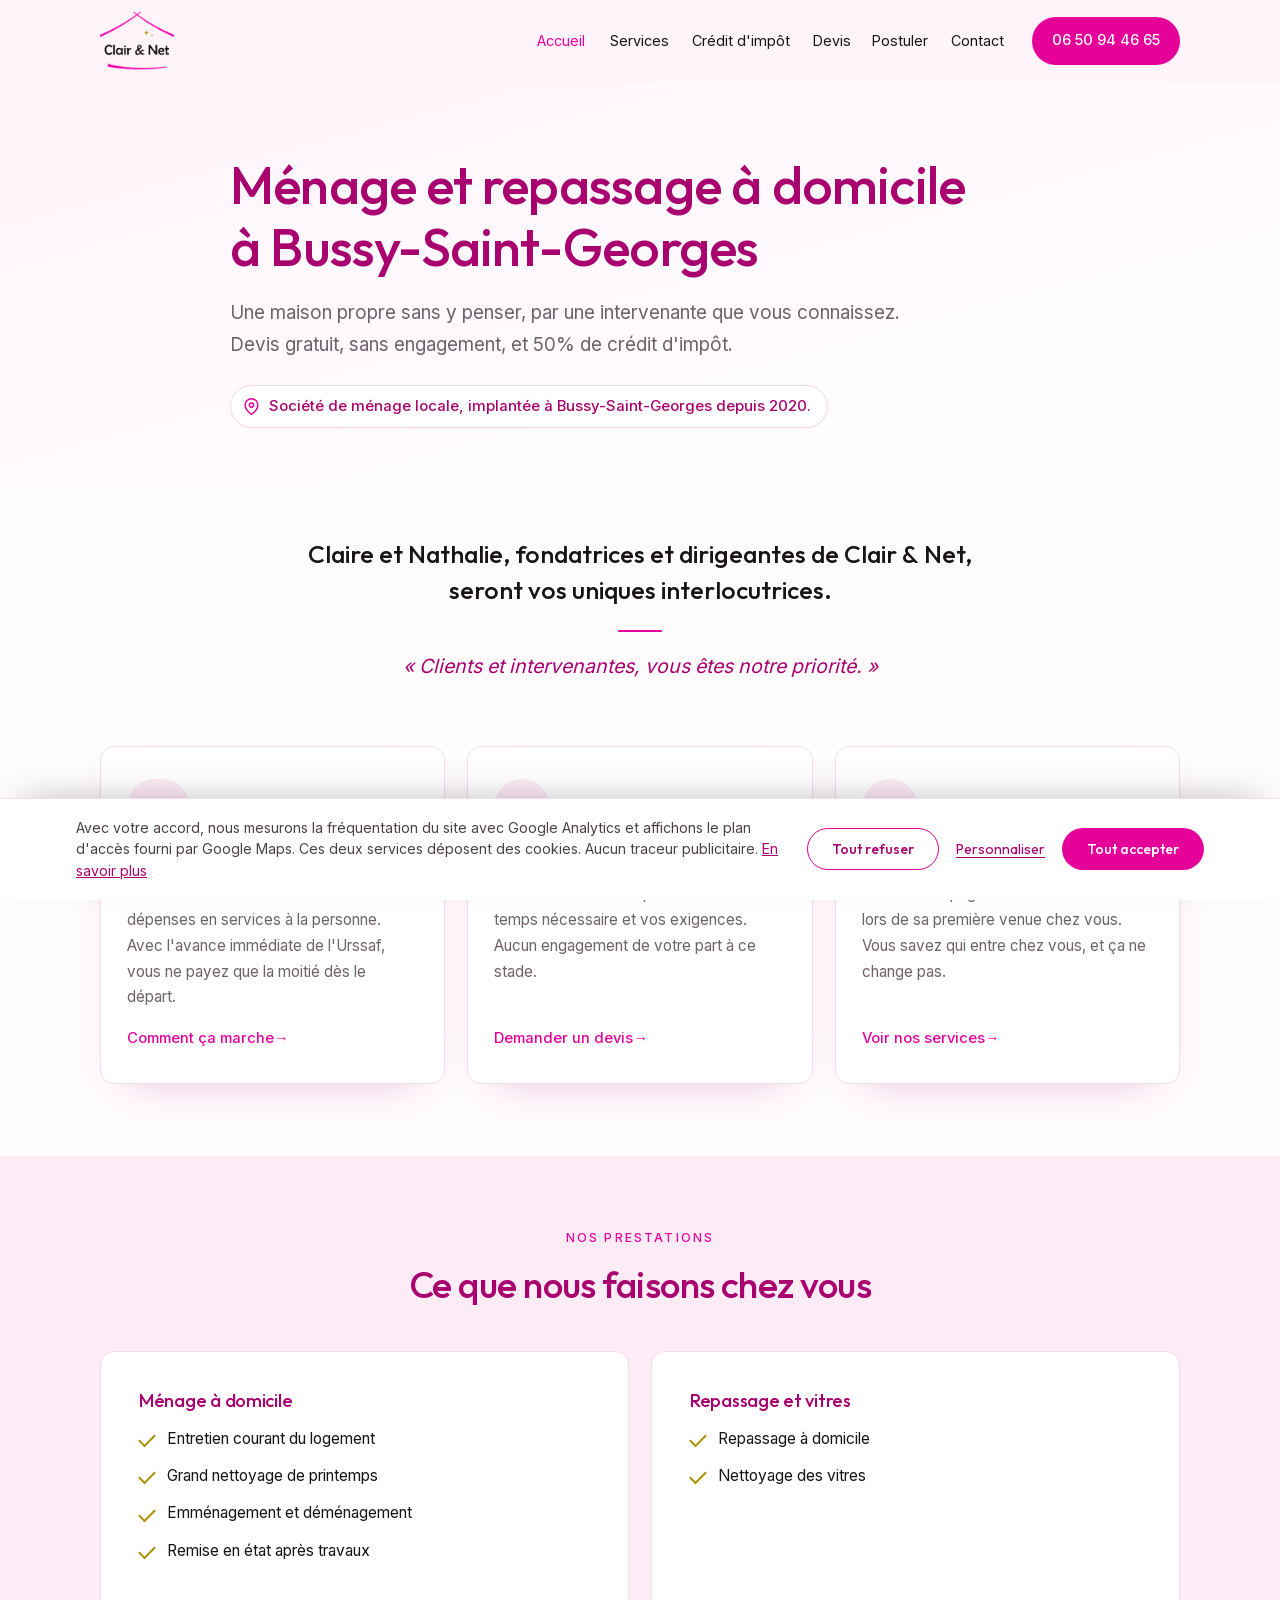
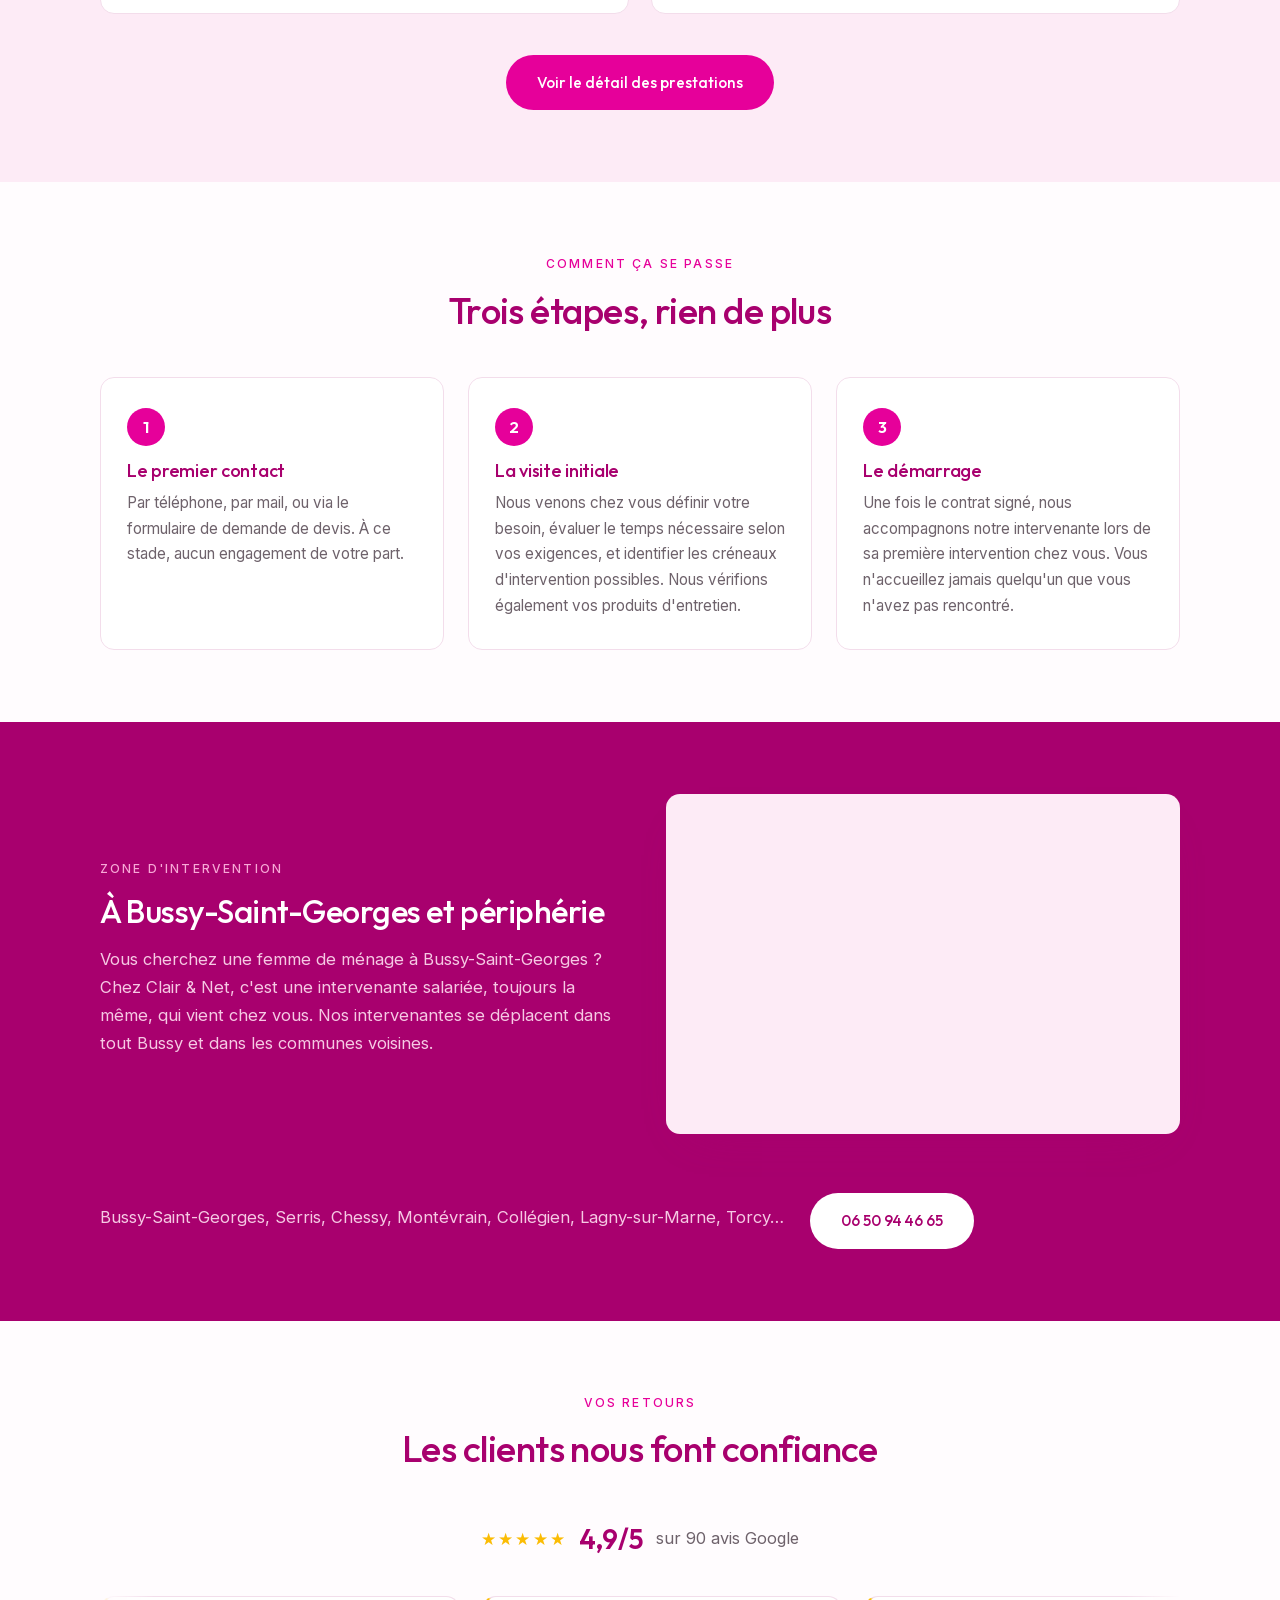
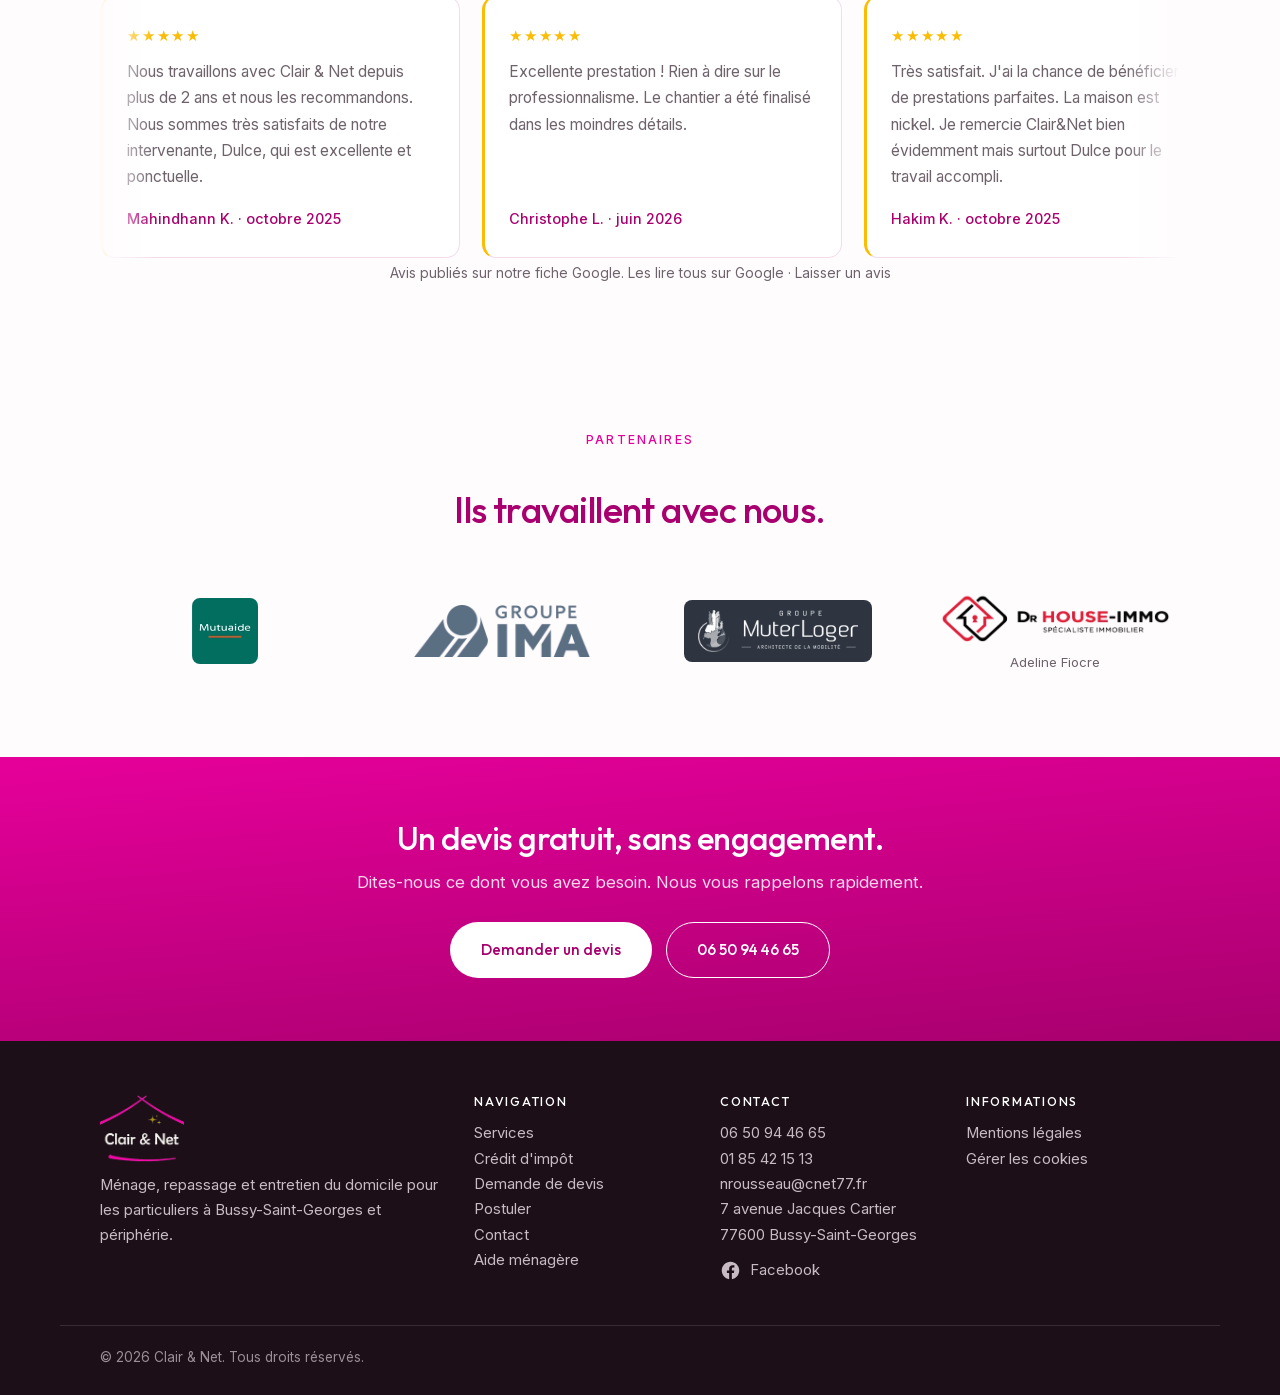
<file: index.html>
<!DOCTYPE html>
<html lang="fr">
<head>
<meta charset="UTF-8">
<meta name="viewport" content="width=device-width, initial-scale=1.0">
<meta name="google-site-verification" content="zHEIadYPekcQ5nlmknNYIr60K5o39ebCLEd5J24fdRU">
<title>Ménage et repassage à domicile à Bussy-Saint-Georges (77) | Clair &amp; Net</title>
<link rel="icon" href="/favicon.ico" sizes="32x32">
<link rel="icon" href="/favicon-96.png" type="image/png" sizes="96x96">
<link rel="apple-touch-icon" href="/apple-touch-icon.png">
<meta name="theme-color" content="#E6009A">
<meta property="og:type" content="website">
<meta property="og:site_name" content="Clair &amp; Net">
<meta property="og:locale" content="fr_FR">
<meta property="og:title" content="Ménage et repassage à domicile à Bussy-Saint-Georges (77) | Clair &amp; Net">
<meta property="og:description" content="Ménage, repassage et vitres à domicile à Bussy-Saint-Georges (77). Toujours la même intervenante, devis gratuit sans engagement et 50 % de crédit d'impôt.">
<meta property="og:url" content="https://cnet77.fr/">
<meta property="og:image" content="https://cnet77.fr/partage.jpg">
<meta property="og:image:width" content="1200">
<meta property="og:image:height" content="630">
<meta name="twitter:card" content="summary_large_image">
<meta name="description" content="Ménage, repassage et vitres à domicile à Bussy-Saint-Georges (77). Toujours la même intervenante, devis gratuit sans engagement et 50 % de crédit d'impôt.">
<link rel="canonical" href="https://cnet77.fr/">
<style>
/* Applique des la lecture du document, avant meme que les feuilles externes
   n'arrivent : sans ca le navigateur affiche une fraction de seconde ses
   styles par defaut, c'est-a-dire des liens bleus soulignes. */
body{margin:0;background:#FBFDFD;font-family:Inter,-apple-system,"Helvetica Neue",Arial,sans-serif;color:#171317}
a{color:inherit;text-decoration:none}
img{max-width:100%;display:block}
.menu,.tel-entete,.marque{text-decoration:none}
</style>
<script src="anim.js"></script>
<link rel="preload" href="/polices/inter-latin.woff2" as="font" type="font/woff2" crossorigin>
<link rel="stylesheet" href="style.css">
<script type="application/ld+json">
{
  "@context": "https://schema.org",
  "@type": "HomeAndConstructionBusiness",
  "name": "Clair & Net",
  "description": "Ménage et repassage à domicile pour particuliers à Bussy-Saint-Georges et en Seine-et-Marne.",
  "telephone": "+33650944665",
  "url": "https://cnet77.fr",
  "address": {
    "@type": "PostalAddress",
    "streetAddress": "7 avenue Jacques Cartier",
    "addressLocality": "Bussy-Saint-Georges",
    "postalCode": "77600",
    "addressCountry": "FR"
  },
  "geo": {
    "@type": "GeoCoordinates",
    "latitude": 48.8349044,
    "longitude": 2.7081579
  },
  "areaServed": [
    {
      "@type": "City",
      "name": "Bussy-Saint-Georges"
    },
    {
      "@type": "City",
      "name": "Serris"
    },
    {
      "@type": "City",
      "name": "Chessy"
    },
    {
      "@type": "City",
      "name": "Montévrain"
    },
    {
      "@type": "City",
      "name": "Collégien"
    },
    {
      "@type": "City",
      "name": "Lagny-sur-Marne"
    },
    {
      "@type": "City",
      "name": "Torcy"
    }
  ],
  "openingHoursSpecification": [
    {
      "@type": "OpeningHoursSpecification",
      "dayOfWeek": [
        "Monday",
        "Tuesday",
        "Thursday",
        "Friday"
      ],
      "opens": "09:00",
      "closes": "19:00"
    },
    {
      "@type": "OpeningHoursSpecification",
      "dayOfWeek": "Wednesday",
      "opens": "09:00",
      "closes": "12:00"
    }
  ],
  "@id": "https://cnet77.fr/#entreprise",
  "image": "https://cnet77.fr/partage.jpg",
  "logo": "https://cnet77.fr/logo.png",
  "email": "nrousseau@cnet77.fr",
  "foundingDate": "2020",
  "knowsLanguage": "fr",
  "hasMap": "https://www.google.com/maps?cid=3300499061087602937",
  "sameAs": [
    "https://www.google.com/maps?cid=3300499061087602937",
    "https://www.facebook.com/p/Clair-Net-61571922407915/"
  ],
  "hasOfferCatalog": {
    "@type": "OfferCatalog",
    "name": "Prestations",
    "itemListElement": [
      {
        "@type": "Offer",
        "itemOffered": {
          "@type": "Service",
          "name": "Ménage à domicile",
          "areaServed": {
            "@type": "City",
            "name": "Bussy-Saint-Georges"
          },
          "provider": {
            "@id": "https://cnet77.fr/#entreprise"
          }
        }
      },
      {
        "@type": "Offer",
        "itemOffered": {
          "@type": "Service",
          "name": "Grand nettoyage",
          "areaServed": {
            "@type": "City",
            "name": "Bussy-Saint-Georges"
          },
          "provider": {
            "@id": "https://cnet77.fr/#entreprise"
          }
        }
      },
      {
        "@type": "Offer",
        "itemOffered": {
          "@type": "Service",
          "name": "Ménage d'emménagement et de déménagement",
          "areaServed": {
            "@type": "City",
            "name": "Bussy-Saint-Georges"
          },
          "provider": {
            "@id": "https://cnet77.fr/#entreprise"
          }
        }
      },
      {
        "@type": "Offer",
        "itemOffered": {
          "@type": "Service",
          "name": "Remise en état après travaux",
          "areaServed": {
            "@type": "City",
            "name": "Bussy-Saint-Georges"
          },
          "provider": {
            "@id": "https://cnet77.fr/#entreprise"
          }
        }
      },
      {
        "@type": "Offer",
        "itemOffered": {
          "@type": "Service",
          "name": "Repassage à domicile",
          "areaServed": {
            "@type": "City",
            "name": "Bussy-Saint-Georges"
          },
          "provider": {
            "@id": "https://cnet77.fr/#entreprise"
          }
        }
      },
      {
        "@type": "Offer",
        "itemOffered": {
          "@type": "Service",
          "name": "Nettoyage des vitres",
          "areaServed": {
            "@type": "City",
            "name": "Bussy-Saint-Georges"
          },
          "provider": {
            "@id": "https://cnet77.fr/#entreprise"
          }
        }
      }
    ]
  }
}
</script>
<script type="application/ld+json">
{
  "@context":"https://schema.org",
  "@type":"WebSite",
  "name":"Clair & Net",
  "alternateName":["Clair et Net","Clair & Net Bussy-Saint-Georges"],
  "url":"https://cnet77.fr",
  "publisher":{
    "@type":"Organization",
    "name":"Clair & Net",
    "url":"https://cnet77.fr",
    "logo":"https://cnet77.fr/logo.png",
    "telephone":"+33650944665",
    "areaServed":"Bussy-Saint-Georges et Seine-et-Marne"
  }
}
</script>
</head>
<body>

<a href="#contenu" class="saut">Aller au contenu</a>

<header class="entete">
  <div class="wrap entete-in">
    <a href="/" class="marque">
      <img src="logo.webp" alt="Clair &amp; Net" class="marque-logo" width="180" height="145">
    </a>
    <input type="checkbox" id="menuToggle" class="menu-check" aria-label="Ouvrir le menu">
    <nav class="menu" aria-label="Navigation principale">
      <label for="menuToggle" class="fermer-menu" aria-label="Fermer le menu"><span aria-hidden="true">&times;</span></label>
      <a href="/" class="actif" aria-current="page" data-texte="Accueil">Accueil</a>
      <a href="/services" data-texte="Services">Services</a>
      <a href="/credit-impot" data-texte="Crédit d'impôt">Crédit d'impôt</a>
      <a href="/devis" data-texte="Devis">Devis</a>
      <a href="/postuler" data-texte="Postuler">Postuler</a>
      <a href="/contact" data-texte="Contact">Contact</a>
    </nav>
    <a href="tel:0650944665" class="tel-entete">06 50 94 46 65</a>
    <label for="menuToggle" class="burger" aria-label="Menu"><span></span><span></span><span></span></label>
  </div>
</header>

<section class="hero-grand">
  <div class="wrap">
    <h1>Ménage et repassage à domicile<br>à Bussy-Saint-Georges</h1>
    <p class="chapo">Une maison propre sans y penser, par une intervenante que vous connaissez.<br>Devis gratuit, sans engagement, et 50% de crédit d'impôt.</p>
    <p class="implantation"><svg viewBox="0 0 24 24" aria-hidden="true" fill="none" stroke="currentColor" stroke-width="2" stroke-linecap="round" stroke-linejoin="round"><path d="M21 10c0 7-9 13-9 13s-9-6-9-13a9 9 0 0 1 18 0z"/><circle cx="12" cy="10" r="3"/></svg>Société de ménage locale, implantée à Bussy-Saint-Georges depuis 2020.</p>
  </div>
</section>

<main id="contenu">

<section class="sec fondatrices">
  <div class="wrap">
    <p class="fondatrices-texte">Claire et Nathalie, fondatrices et dirigeantes de Clair&nbsp;&amp;&nbsp;Net,<br>seront vos uniques interlocutrices.</p>
    <blockquote class="fondatrices-citation">
      <p>«&nbsp;Clients et intervenantes, vous êtes notre priorité.&nbsp;»</p>
    </blockquote>
  </div>
</section>

<section class="sec avantages">
  <div class="wrap trio">
    <article><span class="ic">50%</span><h2>De crédit d'impôt</h2><p>L'État vous rembourse la moitié de vos dépenses en services à la personne. Avec l'avance immédiate de l'Urssaf, vous ne payez que la moitié dès le départ.</p><a href="/credit-impot" class="lien-fleche">Comment ça marche</a></article>
    <article><span class="ic">✓</span><h2>Le devis est gratuit</h2><p>Une visite chez vous pour évaluer le temps nécessaire et vos exigences. Aucun engagement de votre part à ce stade.</p><a href="/devis" class="lien-fleche">Demander un devis</a></article>
    <article><span class="ic">1</span><h2>Toujours la même personne</h2><p>Nous accompagnons notre intervenante lors de sa première venue chez vous. Vous savez qui entre chez vous, et ça ne change pas.</p><a href="/services" class="lien-fleche">Voir nos services</a></article>
  </div>
</section>

<section class="sec fond-clair">
  <div class="wrap">
    <div class="tete"><span class="surtitre">Nos prestations</span><h2>Ce que nous faisons chez vous</h2></div>
    <div class="duo-cartes">
      <article class="carte">
        <h3>Ménage à domicile</h3>
        <ul class="liste-check">
          <li>Entretien courant du logement</li>
          <li>Grand nettoyage de printemps</li>
          <li>Emménagement et déménagement</li>
          <li>Remise en état après travaux</li>
        </ul>
      </article>
      <article class="carte">
        <h3>Repassage et vitres</h3>
        <ul class="liste-check">
          <li>Repassage à domicile</li>
          <li>Nettoyage des vitres</li>
        </ul>
      </article>
    </div>
    <p class="centre"><a href="/services" class="btn btn-plein">Voir le détail des prestations</a></p>
  </div>
</section>

<section class="sec">
  <div class="wrap">
    <div class="tete"><span class="surtitre">Comment ça se passe</span><h2>Trois étapes, rien de plus</h2></div>
    <ol class="etapes">
      <li><span class="num">1</span><h3>Le premier contact</h3><p>Par téléphone, par mail, ou via le formulaire de demande de devis. À ce stade, aucun engagement de votre part.</p></li>
      <li><span class="num">2</span><h3>La visite initiale</h3><p>Nous venons chez vous définir votre besoin, évaluer le temps nécessaire selon vos exigences, et identifier les créneaux d'intervention possibles. Nous vérifions également vos produits d'entretien.</p></li>
      <li><span class="num">3</span><h3>Le démarrage</h3><p>Une fois le contrat signé, nous accompagnons notre intervenante lors de sa première intervention chez vous. Vous n'accueillez jamais quelqu'un que vous n'avez pas rencontré.</p></li>
    </ol>
  </div>
</section>

<section class="sec fond-sombre">
  <div class="wrap zone">
    <div>
      <span class="surtitre clair">Zone d'intervention</span>
      <h2>À Bussy-Saint-Georges et périphérie</h2>
      <p>Vous cherchez une femme de ménage à Bussy-Saint-Georges ? Chez Clair &amp; Net, c'est une intervenante salariée, toujours la même, qui vient chez vous. Nos intervenantes se déplacent dans tout Bussy et dans les communes voisines.</p>
    </div>
    <div class="carte-map">
      <iframe src="https://www.google.com/maps?q=Clair+%26+Net,+7+avenue+Jacques+Cartier,+77600+Bussy-Saint-Georges&amp;ll=48.8349044,2.7081579&amp;hl=fr&amp;z=16&amp;output=embed" title="Clair &amp; Net, 7 avenue Jacques Cartier à Bussy-Saint-Georges" loading="lazy" referrerpolicy="no-referrer-when-downgrade"></iframe>
    </div>
    <div class="zone-bas">
      <p>Bussy-Saint-Georges, Serris, Chessy, Montévrain, Collégien, Lagny-sur-Marne, Torcy…</p>
      <a href="tel:0650944665" class="btn btn-clair">06 50 94 46 65</a>
    </div>
  </div>
</section>

<section class="sec">
  <div class="wrap">
    <div class="tete"><span class="surtitre">Vos retours</span><h2>Les clients nous font confiance</h2></div>

    <!-- BLOC AVIS GOOGLE
         Recopier ici les avis reels, mot pour mot, depuis la fiche Google.
         Ne jamais en inventer ni en reformuler : un avis modifie n'est plus un avis.
         Pour en ajouter un, dupliquer un bloc <blockquote> entier. -->

    <div class="avis-note">
      <span class="etoiles" aria-hidden="true">★★★★★</span>
      <strong>4,9/5</strong>
      <span>sur 90 avis Google</span>
    </div>

    <div class="avis-grille">
      <blockquote>
        <span class="etoiles" aria-hidden="true">★★★★★</span>
        Nous travaillons avec Clair &amp; Net depuis plus de 2 ans et nous les recommandons. Nous sommes très satisfaits de notre intervenante, Dulce, qui est excellente et ponctuelle.
        <cite>Mahindhann K. · octobre 2025</cite>
      </blockquote>
      <blockquote>
        <span class="etoiles" aria-hidden="true">★★★★★</span>
        Excellente prestation ! Rien à dire sur le professionnalisme. Le chantier a été finalisé dans les moindres détails.
        <cite>Christophe L. · juin 2026</cite>
      </blockquote>
      <blockquote>
        <span class="etoiles" aria-hidden="true">★★★★★</span>
        Très satisfait. J'ai la chance de bénéficier de prestations parfaites. La maison est nickel. Je remercie Clair&amp;Net bien évidemment mais surtout Dulce pour le travail accompli.
        <cite>Hakim K. · octobre 2025</cite>
      </blockquote>
    </div>

    <p class="centre note">
      Avis publiés sur notre fiche Google.
      <a href="https://www.google.com/maps?cid=3300499061087602937" target="_blank" rel="noopener">Les lire tous sur Google</a>
      &middot; <a href="https://g.page/r/CfkIo8Vous0tEBE/review" target="_blank" rel="noopener">Laisser un avis</a>
    </p>
  </div>
</section>

</main>

<section class="sec partenaires">
  <div class="wrap">
    <div class="tete">
      <p class="surtitre">Partenaires</p>
      <h2>Ils travaillent avec nous.</h2>
    </div>
    <ul class="logos-part">
      <li><a href="https://www.mutuaide.fr/" target="_blank" rel="noopener">
        <img src="/partenaires/mutuaide.webp" alt="Mutuaide" width="120" height="120" class="carre" loading="lazy"></a></li>
      <li><a href="https://www.ima.eu/fr" target="_blank" rel="noopener">
        <img src="/partenaires/groupe-ima.webp" alt="Groupe IMA" width="372" height="110" loading="lazy"></a></li>
      <li><a href="https://muterloger.com" target="_blank" rel="noopener">
        <img src="/partenaires/muter-loger.webp" alt="Muter Loger" width="418" height="110" class="clair" loading="lazy"></a></li>
      <li><a href="https://www.drhouse-immo.com/conseiller-immobilier/croissy-beaubourg-77183/adeline-fiocre" target="_blank" rel="noopener">
        <img src="/partenaires/drhouse-immo.webp" alt="Dr House Immo — Adeline Fiocre, conseillère immobilière à Croissy-Beaubourg" width="487" height="110" loading="lazy">
        <span>Adeline Fiocre</span></a></li>
    </ul>
  </div>
</section>

<section class="bande-cta">
  <div class="wrap">
    <h2>Un devis gratuit, sans engagement.</h2>
    <p>Dites-nous ce dont vous avez besoin. Nous vous rappelons rapidement.</p>
    <div class="cta-duo">
      <a href="/devis" class="btn btn-plein">Demander un devis</a>
      <a href="tel:0650944665" class="btn btn-ligne">06 50 94 46 65</a>
    </div>
  </div>
</section>

<footer class="pied">
  <div class="wrap pied-grille">
    <div>
      <img src="logo-clair.webp" alt="Clair &amp; Net" class="pied-logo" width="180" height="145">
      <p>Ménage, repassage et entretien du domicile pour les particuliers à Bussy-Saint-Georges et périphérie.</p>
    </div>
    <div>
      <h3>Navigation</h3>
      <p><a href="/services">Services</a><br><a href="/credit-impot">Crédit d'impôt</a><br><a href="/devis">Demande de devis</a><br><a href="/postuler">Postuler</a><br><a href="/contact">Contact</a><br><a href="/femme-de-menage-bussy-saint-georges">Aide ménagère</a></p>
    </div>
    <div>
      <h3>Contact</h3>
      <p><a href="tel:0650944665">06 50 94 46 65</a><br>
      <a href="tel:0185421513">01 85 42 15 13</a><br>
      <a href="mailto:nrousseau@cnet77.fr">nrousseau@cnet77.fr</a><br>
      7 avenue Jacques Cartier<br>
      77600 Bussy-Saint-Georges</p>
      <p class="reseaux"><a href="https://www.facebook.com/p/Clair-Net-61571922407915/" target="_blank" rel="noopener" aria-label="Clair &amp; Net sur Facebook" title="Suivez-nous sur Facebook"><svg viewBox="0 0 24 24" fill="currentColor" aria-hidden="true" focusable="false"><path d="M22 12.06C22 6.5 17.52 2 12 2S2 6.5 2 12.06c0 5.02 3.66 9.18 8.44 9.94v-7.03H7.9v-2.91h2.54V9.85c0-2.52 1.5-3.91 3.77-3.91 1.09 0 2.24.2 2.24.2v2.46h-1.26c-1.24 0-1.63.78-1.63 1.57v1.89h2.78l-.45 2.91h-2.33V22c4.78-.76 8.44-4.92 8.44-9.94z"/></svg><span>Facebook</span></a></p>
    </div>
    <div>
      <h3>Informations</h3>
      <p><a href="/mentions-legales">Mentions légales</a><br><a href="#" data-gerer-cookies>Gérer les cookies</a></p>
    </div>
  </div>
  <div class="wrap pied-bas">
    <span>© 2026 Clair &amp; Net. Tous droits réservés.</span>
  </div>
</footer>

<script src="app.js"></script>
</body>
</html>
</file>
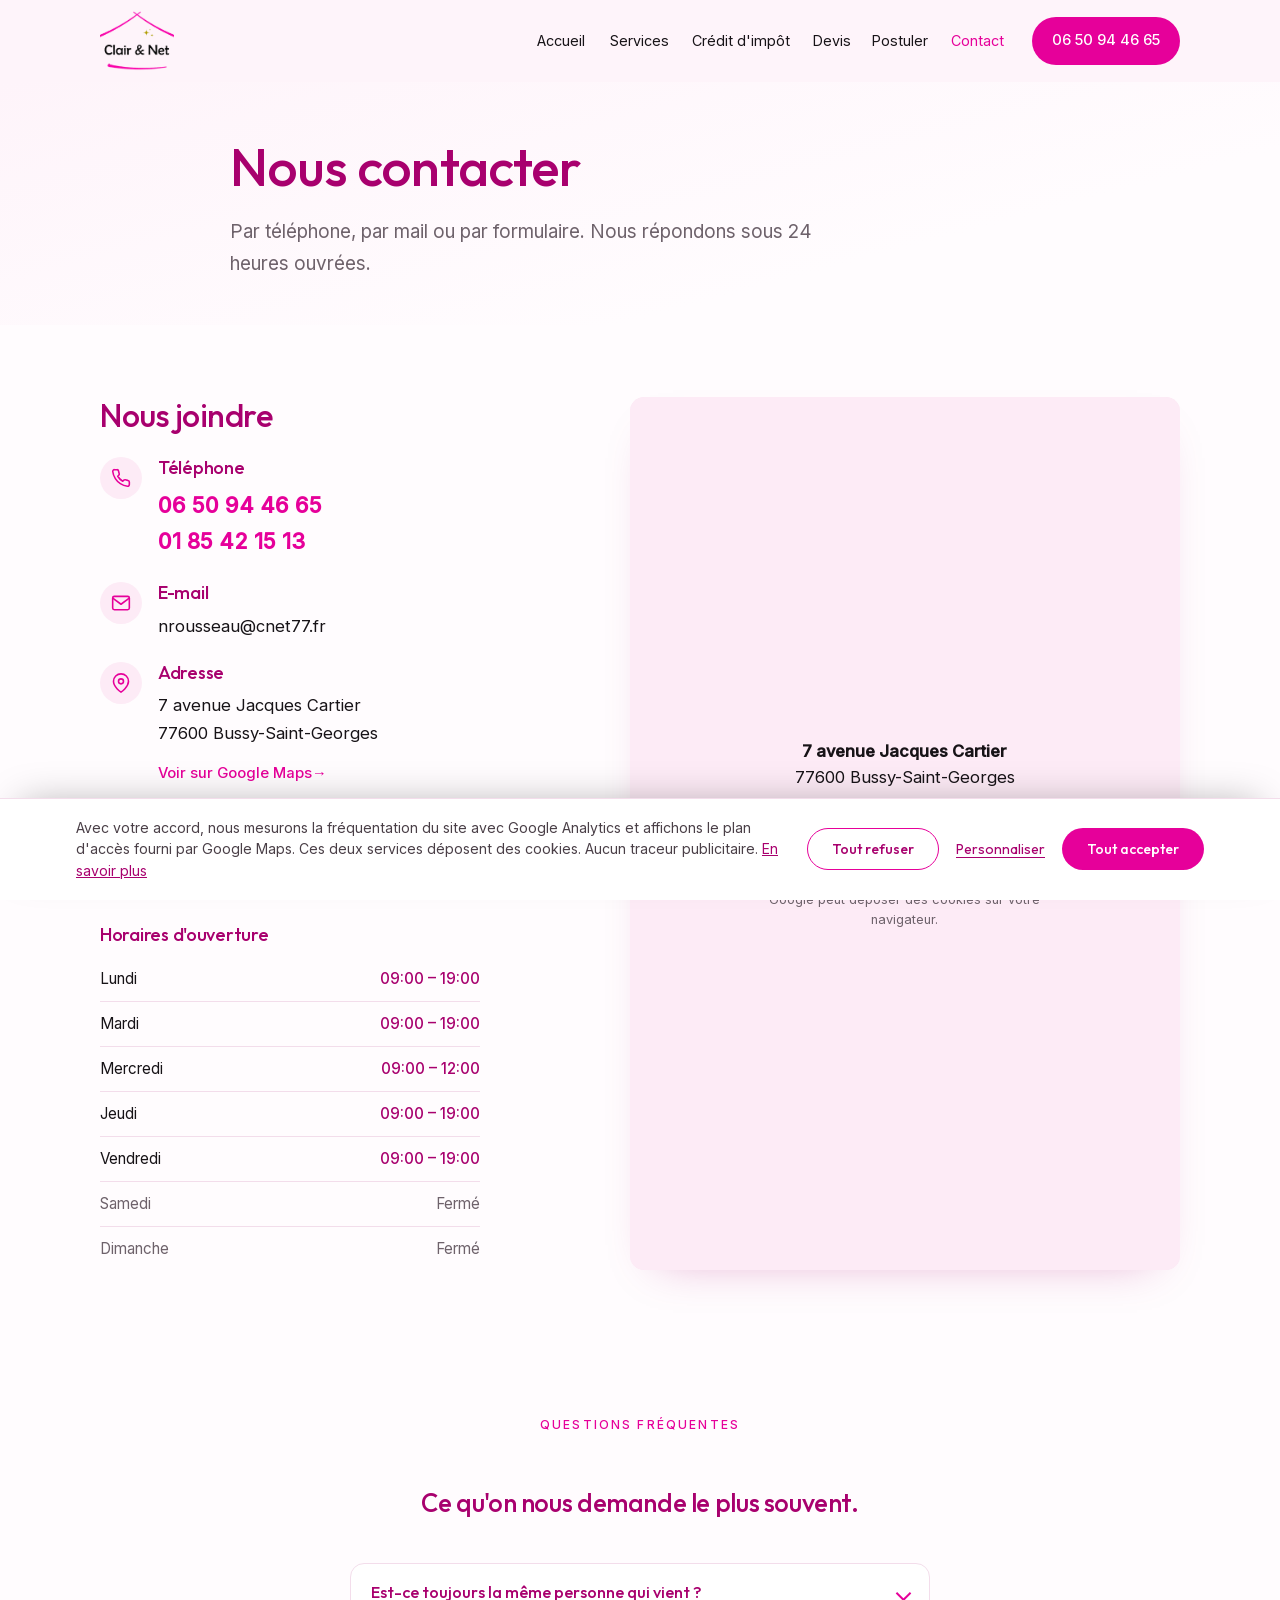
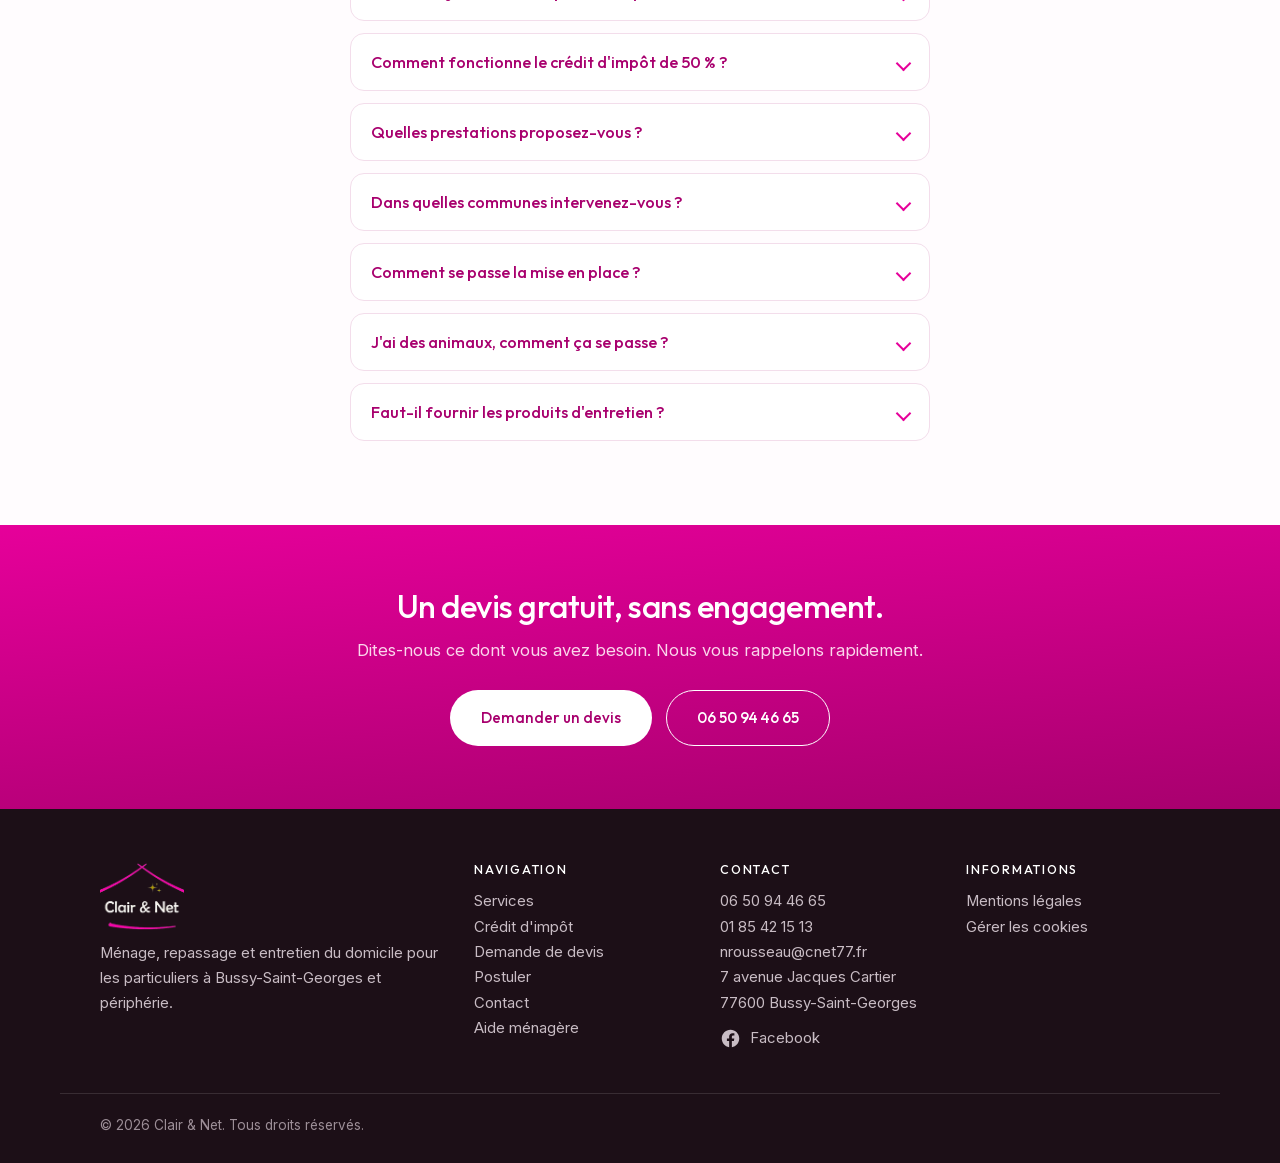
<file: contact.html>
<!DOCTYPE html>
<html lang="fr">
<head>
<meta charset="UTF-8">
<meta name="viewport" content="width=device-width, initial-scale=1.0">
<title>Contact | Clair &amp; Net, ménage à domicile à Bussy-Saint-Georges (77)</title>
<link rel="icon" href="/favicon.ico" sizes="32x32">
<link rel="icon" href="/favicon-96.png" type="image/png" sizes="96x96">
<link rel="apple-touch-icon" href="/apple-touch-icon.png">
<meta name="theme-color" content="#E6009A">
<meta property="og:type" content="website">
<meta property="og:site_name" content="Clair &amp; Net">
<meta property="og:locale" content="fr_FR">
<meta property="og:title" content="Contact | Clair &amp; Net, ménage à domicile à Bussy-Saint-Georges (77)">
<meta property="og:description" content="Joindre Clair &amp; Net pour du ménage à domicile à Bussy-Saint-Georges, Serris, Chessy, Montévrain, Collégien, Lagny-sur-Marne et Torcy. Téléphone et formulaire.">
<meta property="og:url" content="https://cnet77.fr/contact">
<meta property="og:image" content="https://cnet77.fr/partage.jpg">
<meta property="og:image:width" content="1200">
<meta property="og:image:height" content="630">
<meta name="twitter:card" content="summary_large_image">
<meta name="description" content="Joindre Clair &amp; Net pour du ménage à domicile à Bussy-Saint-Georges, Serris, Chessy, Montévrain, Collégien, Lagny-sur-Marne et Torcy. Téléphone et formulaire.">
<link rel="canonical" href="https://cnet77.fr/contact">
<style>
/* Applique des la lecture du document, avant meme que les feuilles externes
   n'arrivent : sans ca le navigateur affiche une fraction de seconde ses
   styles par defaut, c'est-a-dire des liens bleus soulignes. */
body{margin:0;background:#FBFDFD;font-family:Inter,-apple-system,"Helvetica Neue",Arial,sans-serif;color:#171317}
a{color:inherit;text-decoration:none}
img{max-width:100%;display:block}
.menu,.tel-entete,.marque{text-decoration:none}
</style>
<script src="anim.js"></script>
<link rel="preload" href="/polices/inter-latin.woff2" as="font" type="font/woff2" crossorigin>
<link rel="stylesheet" href="style.css">
<script type="application/ld+json">
{
  "@context": "https://schema.org",
  "@type": "HomeAndConstructionBusiness",
  "name": "Clair & Net",
  "description": "Ménage et repassage à domicile pour particuliers à Bussy-Saint-Georges et en Seine-et-Marne.",
  "telephone": "+33650944665",
  "url": "https://cnet77.fr",
  "address": {
    "@type": "PostalAddress",
    "streetAddress": "7 avenue Jacques Cartier",
    "addressLocality": "Bussy-Saint-Georges",
    "postalCode": "77600",
    "addressCountry": "FR"
  },
  "geo": {
    "@type": "GeoCoordinates",
    "latitude": 48.8349044,
    "longitude": 2.7081579
  },
  "areaServed": [
    {
      "@type": "City",
      "name": "Bussy-Saint-Georges"
    },
    {
      "@type": "City",
      "name": "Serris"
    },
    {
      "@type": "City",
      "name": "Chessy"
    },
    {
      "@type": "City",
      "name": "Montévrain"
    },
    {
      "@type": "City",
      "name": "Collégien"
    },
    {
      "@type": "City",
      "name": "Lagny-sur-Marne"
    },
    {
      "@type": "City",
      "name": "Torcy"
    }
  ],
  "openingHoursSpecification": [
    {
      "@type": "OpeningHoursSpecification",
      "dayOfWeek": [
        "Monday",
        "Tuesday",
        "Thursday",
        "Friday"
      ],
      "opens": "09:00",
      "closes": "19:00"
    },
    {
      "@type": "OpeningHoursSpecification",
      "dayOfWeek": "Wednesday",
      "opens": "09:00",
      "closes": "12:00"
    }
  ],
  "@id": "https://cnet77.fr/#entreprise",
  "image": "https://cnet77.fr/partage.jpg",
  "logo": "https://cnet77.fr/logo.png",
  "email": "nrousseau@cnet77.fr",
  "foundingDate": "2020",
  "knowsLanguage": "fr",
  "hasMap": "https://www.google.com/maps?cid=3300499061087602937",
  "sameAs": [
    "https://www.google.com/maps?cid=3300499061087602937",
    "https://www.facebook.com/p/Clair-Net-61571922407915/"
  ],
  "hasOfferCatalog": {
    "@type": "OfferCatalog",
    "name": "Prestations",
    "itemListElement": [
      {
        "@type": "Offer",
        "itemOffered": {
          "@type": "Service",
          "name": "Ménage à domicile",
          "areaServed": {
            "@type": "City",
            "name": "Bussy-Saint-Georges"
          },
          "provider": {
            "@id": "https://cnet77.fr/#entreprise"
          }
        }
      },
      {
        "@type": "Offer",
        "itemOffered": {
          "@type": "Service",
          "name": "Grand nettoyage",
          "areaServed": {
            "@type": "City",
            "name": "Bussy-Saint-Georges"
          },
          "provider": {
            "@id": "https://cnet77.fr/#entreprise"
          }
        }
      },
      {
        "@type": "Offer",
        "itemOffered": {
          "@type": "Service",
          "name": "Ménage d'emménagement et de déménagement",
          "areaServed": {
            "@type": "City",
            "name": "Bussy-Saint-Georges"
          },
          "provider": {
            "@id": "https://cnet77.fr/#entreprise"
          }
        }
      },
      {
        "@type": "Offer",
        "itemOffered": {
          "@type": "Service",
          "name": "Remise en état après travaux",
          "areaServed": {
            "@type": "City",
            "name": "Bussy-Saint-Georges"
          },
          "provider": {
            "@id": "https://cnet77.fr/#entreprise"
          }
        }
      },
      {
        "@type": "Offer",
        "itemOffered": {
          "@type": "Service",
          "name": "Repassage à domicile",
          "areaServed": {
            "@type": "City",
            "name": "Bussy-Saint-Georges"
          },
          "provider": {
            "@id": "https://cnet77.fr/#entreprise"
          }
        }
      },
      {
        "@type": "Offer",
        "itemOffered": {
          "@type": "Service",
          "name": "Nettoyage des vitres",
          "areaServed": {
            "@type": "City",
            "name": "Bussy-Saint-Georges"
          },
          "provider": {
            "@id": "https://cnet77.fr/#entreprise"
          }
        }
      }
    ]
  }
}
</script>
<script type="application/ld+json">
{
  "@context": "https://schema.org",
  "@type": "BreadcrumbList",
  "itemListElement": [
    {
      "@type": "ListItem",
      "position": 1,
      "name": "Accueil",
      "item": "https://cnet77.fr/"
    },
    {
      "@type": "ListItem",
      "position": 2,
      "name": "Contact",
      "item": "https://cnet77.fr/contact"
    }
  ]
}
</script>
<script type="application/ld+json">
{
  "@context": "https://schema.org",
  "@type": "FAQPage",
  "mainEntity": [
    {
      "@type": "Question",
      "name": "Est-ce toujours la même personne qui vient ?",
      "acceptedAnswer": {
        "@type": "Answer",
        "text": "Oui. C'est le principe de la maison : vous savez qui entre chez vous. Nous accompagnons notre intervenante lors de sa première venue, pour faire le tour du logement avec vous et caler les habitudes."
      }
    },
    {
      "@type": "Question",
      "name": "Comment fonctionne le crédit d'impôt de 50 % ?",
      "acceptedAnswer": {
        "@type": "Answer",
        "text": "Les prestations de ménage et de repassage à domicile ouvrent droit à un crédit d'impôt de 50 % des sommes engagées, dans la limite de 12 000 € par an. Avec l'avance immédiate de l'Urssaf, la réduction est appliquée directement : vous ne payez que la moitié dès le départ, sans attendre votre déclaration."
      }
    },
    {
      "@type": "Question",
      "name": "Quelles prestations proposez-vous ?",
      "acceptedAnswer": {
        "@type": "Answer",
        "text": "L'entretien courant du logement, le grand nettoyage annuel, le ménage d'emménagement ou de déménagement, la remise en état après travaux, le repassage à domicile et le nettoyage des vitres."
      }
    },
    {
      "@type": "Question",
      "name": "Dans quelles communes intervenez-vous ?",
      "acceptedAnswer": {
        "@type": "Answer",
        "text": "À Bussy-Saint-Georges, où l'entreprise est installée depuis 2020, ainsi qu'à Serris, Chessy, Montévrain, Collégien, Lagny-sur-Marne et Torcy."
      }
    },
    {
      "@type": "Question",
      "name": "Comment se passe la mise en place ?",
      "acceptedAnswer": {
        "@type": "Answer",
        "text": "En trois temps. D'abord un premier contact, par téléphone, par courriel ou par le formulaire. Ensuite une visite chez vous pour établir le devis. Enfin le démarrage : une fois le contrat signé, nous accompagnons votre intervenante lors de sa première intervention."
      }
    },
    {
      "@type": "Question",
      "name": "J'ai des animaux, comment ça se passe ?",
      "acceptedAnswer": {
        "@type": "Answer",
        "text": "Nous avons l'habitude des animaux et nous les respectons. Dites-nous vos consignes dès le premier contact ou lors de la visite : sortir le chien ou non, laisser une pièce fermée, ne pas déranger l'animal pendant l'intervention. Votre intervenante s'y tient."
      }
    },
    {
      "@type": "Question",
      "name": "Faut-il fournir les produits d'entretien ?",
      "acceptedAnswer": {
        "@type": "Answer",
        "text": "Les interventions se font avec vos produits, ceux que vous avez l'habitude d'utiliser chez vous. Lors de la visite, nous les passons en revue avec vous : nous vous signalons ce qui manque, et nous pouvons vous conseiller sur les produits les mieux adaptés à votre logement."
      }
    }
  ]
}
</script>
</head>
<body>

<a href="#contenu" class="saut">Aller au contenu</a>

<header class="entete">
  <div class="wrap entete-in">
    <a href="/" class="marque">
      <img src="logo.webp" alt="Clair &amp; Net" class="marque-logo" width="180" height="145">
    </a>
    <input type="checkbox" id="menuToggle" class="menu-check" aria-label="Ouvrir le menu">
    <nav class="menu" aria-label="Navigation principale">
      <label for="menuToggle" class="fermer-menu" aria-label="Fermer le menu"><span aria-hidden="true">&times;</span></label>
      <a href="/" data-texte="Accueil">Accueil</a>
      <a href="/services" data-texte="Services">Services</a>
      <a href="/credit-impot" data-texte="Crédit d'impôt">Crédit d'impôt</a>
      <a href="/devis" data-texte="Devis">Devis</a>
      <a href="/postuler" data-texte="Postuler">Postuler</a>
      <a href="/contact" class="actif" aria-current="page" data-texte="Contact">Contact</a>
    </nav>
    <a href="tel:0650944665" class="tel-entete">06 50 94 46 65</a>
    <label for="menuToggle" class="burger" aria-label="Menu"><span></span><span></span><span></span></label>
  </div>
</header>

<section class="hero-court">
  <div class="wrap">
    <h1>Nous contacter</h1>
    <p class="chapo">Par téléphone, par mail ou par formulaire. Nous répondons sous 24 heures ouvrées.</p>
  </div>
</section>

<main id="contenu">
<section class="sec">
  <div class="wrap grille-form">
    <div>
      <h2>Nous joindre</h2>
      <div class="infos">
        <div class="ligne-info"><span class="ic-rond" aria-hidden="true"><svg viewBox="0 0 24 24" fill="none" stroke="currentColor" stroke-width="1.9" stroke-linecap="round" stroke-linejoin="round"><path d="M22 16.9v3a2 2 0 0 1-2.2 2 19.8 19.8 0 0 1-8.6-3.1 19.5 19.5 0 0 1-6-6A19.8 19.8 0 0 1 2.1 4.2 2 2 0 0 1 4.1 2h3a2 2 0 0 1 2 1.7c.1 1 .4 1.9.7 2.8a2 2 0 0 1-.5 2.1L8.1 9.9a16 16 0 0 0 6 6l1.3-1.3a2 2 0 0 1 2.1-.4c.9.3 1.8.6 2.8.7a2 2 0 0 1 1.7 2z"/></svg></span><div><h3>Téléphone</h3><p><a href="tel:0650944665" class="gros-tel">06 50 94 46 65</a><br><a href="tel:0185421513" class="gros-tel">01 85 42 15 13</a></p></div></div>
        <div class="ligne-info"><span class="ic-rond" aria-hidden="true"><svg viewBox="0 0 24 24" fill="none" stroke="currentColor" stroke-width="1.9" stroke-linecap="round" stroke-linejoin="round"><rect x="2" y="4" width="20" height="16" rx="2"/><path d="m2.5 6.5 9.5 7 9.5-7"/></svg></span><div><h3>E-mail</h3><p><a href="mailto:nrousseau@cnet77.fr">nrousseau@cnet77.fr</a></p></div></div>
        <div class="ligne-info"><span class="ic-rond" aria-hidden="true"><svg viewBox="0 0 24 24" fill="none" stroke="currentColor" stroke-width="1.9" stroke-linecap="round" stroke-linejoin="round"><path d="M21 10c0 7-9 13-9 13s-9-6-9-13a9 9 0 0 1 18 0z"/><circle cx="12" cy="10" r="3"/></svg></span><div><h3>Adresse</h3><p>7 avenue Jacques Cartier<br>77600 Bussy-Saint-Georges<br><a href="https://www.google.com/maps/place/Clair+%26+Net/@48.834904,2.708158,20354m/data=!3m1!1e3!4m6!3m5!1s0x47e6058aa24a8785:0x2dcdba68c5a308f9!8m2!3d48.8349044!4d2.7081579!16s%2Fg%2F11s86q24wj?hl=fr-FR" target="_blank" rel="noopener" class="lien-fleche">Voir sur Google Maps</a></p></div></div>
        <div class="ligne-info"><span class="ic-rond" aria-hidden="true"><svg viewBox="0 0 24 24" fill="none" stroke="currentColor" stroke-width="1.9" stroke-linecap="round" stroke-linejoin="round"><path d="M1 6v16l7-4 8 4 7-4V2l-7 4-8-4z"/><path d="M8 2v16"/><path d="M16 6v16"/></svg></span><div><h3>Zone d'intervention</h3><p>Bussy-Saint-Georges, Serris, Chessy, Montévrain, Collégien, Lagny-sur-Marne, Torcy…</p></div></div>
      </div>

      <h3 class="titre-horaires">Horaires d'ouverture</h3>
      <table class="horaires">
        <tr><td>Lundi</td><td>09:00 – 19:00</td></tr>
        <tr><td>Mardi</td><td>09:00 – 19:00</td></tr>
        <tr><td>Mercredi</td><td>09:00 – 12:00</td></tr>
        <tr><td>Jeudi</td><td>09:00 – 19:00</td></tr>
        <tr><td>Vendredi</td><td>09:00 – 19:00</td></tr>
        <tr class="ferme"><td>Samedi</td><td>Fermé</td></tr>
        <tr class="ferme"><td>Dimanche</td><td>Fermé</td></tr>
      </table>
    </div>
    <div class="carte-map large">
      <div class="carte-attente" data-carte="https://www.google.com/maps?q=Clair+%26+Net,+7+avenue+Jacques+Cartier,+77600+Bussy-Saint-Georges&amp;ll=48.8349044,2.7081579&amp;hl=fr&amp;z=16&amp;output=embed" data-titre="Clair &amp; Net, 7 avenue Jacques Cartier à Bussy-Saint-Georges">
        <p class="carte-adr"><strong>7 avenue Jacques Cartier</strong><br>77600 Bussy-Saint-Georges</p>
        <button type="button" class="btn btn-plein">Afficher le plan</button>
        <p class="carte-note">Le plan est fourni par Google&nbsp;Maps. En l'affichant, Google peut déposer des cookies sur votre navigateur.</p>
      </div>
    </div>
  </div>
</section>
</main>

<section class="sec faq">
  <div class="wrap etroit">
    <div class="tete">
      <p class="surtitre">Questions fréquentes</p>
      <h2>Ce qu'on nous demande le plus souvent.</h2>
    </div>
      <details class="qr">
        <summary>Est-ce toujours la même personne qui vient ?</summary>
        <p>Oui. C'est le principe de la maison : vous savez qui entre chez vous. Nous accompagnons notre intervenante lors de sa première venue, pour faire le tour du logement avec vous et caler les habitudes.</p>
      </details>
      <details class="qr">
        <summary>Comment fonctionne le crédit d'impôt de 50 % ?</summary>
        <p>Les prestations de ménage et de repassage à domicile ouvrent droit à un <a href="/credit-impot">crédit d'impôt de 50 %</a> des sommes engagées, dans la limite de 12 000 € par an. Avec l'avance immédiate de l'Urssaf, la réduction est appliquée directement : vous ne payez que la moitié dès le départ, sans attendre votre déclaration.</p>
      </details>
      <details class="qr">
        <summary>Quelles prestations proposez-vous ?</summary>
        <p>L'entretien courant du logement, le grand nettoyage annuel, le ménage d'emménagement ou de déménagement, la remise en état après travaux, le repassage à domicile et le nettoyage des vitres. <a href="/services">Voir le détail des prestations</a>.</p>
      </details>
      <details class="qr">
        <summary>Dans quelles communes intervenez-vous ?</summary>
        <p>À Bussy-Saint-Georges, où l'entreprise est installée depuis 2020, ainsi qu'à Serris, Chessy, Montévrain, Collégien, Lagny-sur-Marne et Torcy.</p>
      </details>
      <details class="qr">
        <summary>Comment se passe la mise en place ?</summary>
        <p>En trois temps. D'abord un premier contact, par téléphone, par courriel ou par le <a href="/devis">formulaire de devis</a>. Ensuite une visite chez vous pour établir le devis. Enfin le démarrage : une fois le contrat signé, nous accompagnons votre intervenante lors de sa première intervention.</p>
      </details>
      <details class="qr">
        <summary>J'ai des animaux, comment ça se passe ?</summary>
        <p>Nous avons l'habitude des animaux et nous les respectons. Dites-nous vos consignes dès le premier contact ou lors de la visite : sortir le chien ou non, laisser une pièce fermée, ne pas déranger l'animal pendant l'intervention. Votre intervenante s'y tient.</p>
      </details>
      <details class="qr">
        <summary>Faut-il fournir les produits d'entretien ?</summary>
        <p>Les interventions se font avec vos produits, ceux que vous avez l'habitude d'utiliser chez vous. Lors de la visite, nous les passons en revue avec vous : nous vous signalons ce qui manque, et nous pouvons vous conseiller sur les produits les mieux adaptés à votre logement.</p>
      </details>
  </div>
</section>

<section class="bande-cta">
  <div class="wrap">
    <h2>Un devis gratuit, sans engagement.</h2>
    <p>Dites-nous ce dont vous avez besoin. Nous vous rappelons rapidement.</p>
    <div class="cta-duo">
      <a href="/devis" class="btn btn-plein">Demander un devis</a>
      <a href="tel:0650944665" class="btn btn-ligne">06 50 94 46 65</a>
    </div>
  </div>
</section>

<footer class="pied">
  <div class="wrap pied-grille">
    <div>
      <img src="logo-clair.webp" alt="Clair &amp; Net" class="pied-logo" width="180" height="145">
      <p>Ménage, repassage et entretien du domicile pour les particuliers à Bussy-Saint-Georges et périphérie.</p>
    </div>
    <div>
      <h3>Navigation</h3>
      <p><a href="/services">Services</a><br><a href="/credit-impot">Crédit d'impôt</a><br><a href="/devis">Demande de devis</a><br><a href="/postuler">Postuler</a><br><a href="/contact">Contact</a><br><a href="/femme-de-menage-bussy-saint-georges">Aide ménagère</a></p>
    </div>
    <div>
      <h3>Contact</h3>
      <p><a href="tel:0650944665">06 50 94 46 65</a><br>
      <a href="tel:0185421513">01 85 42 15 13</a><br>
      <a href="mailto:nrousseau@cnet77.fr">nrousseau@cnet77.fr</a><br>
      7 avenue Jacques Cartier<br>
      77600 Bussy-Saint-Georges</p>
      <p class="reseaux"><a href="https://www.facebook.com/p/Clair-Net-61571922407915/" target="_blank" rel="noopener" aria-label="Clair &amp; Net sur Facebook" title="Suivez-nous sur Facebook"><svg viewBox="0 0 24 24" fill="currentColor" aria-hidden="true" focusable="false"><path d="M22 12.06C22 6.5 17.52 2 12 2S2 6.5 2 12.06c0 5.02 3.66 9.18 8.44 9.94v-7.03H7.9v-2.91h2.54V9.85c0-2.52 1.5-3.91 3.77-3.91 1.09 0 2.24.2 2.24.2v2.46h-1.26c-1.24 0-1.63.78-1.63 1.57v1.89h2.78l-.45 2.91h-2.33V22c4.78-.76 8.44-4.92 8.44-9.94z"/></svg><span>Facebook</span></a></p>
    </div>
    <div>
      <h3>Informations</h3>
      <p><a href="/mentions-legales">Mentions légales</a><br><a href="#" data-gerer-cookies>Gérer les cookies</a></p>
    </div>
  </div>
  <div class="wrap pied-bas">
    <span>© 2026 Clair &amp; Net. Tous droits réservés.</span>
  </div>
</footer>

<script src="app.js"></script>
</body>
</html>
</file>
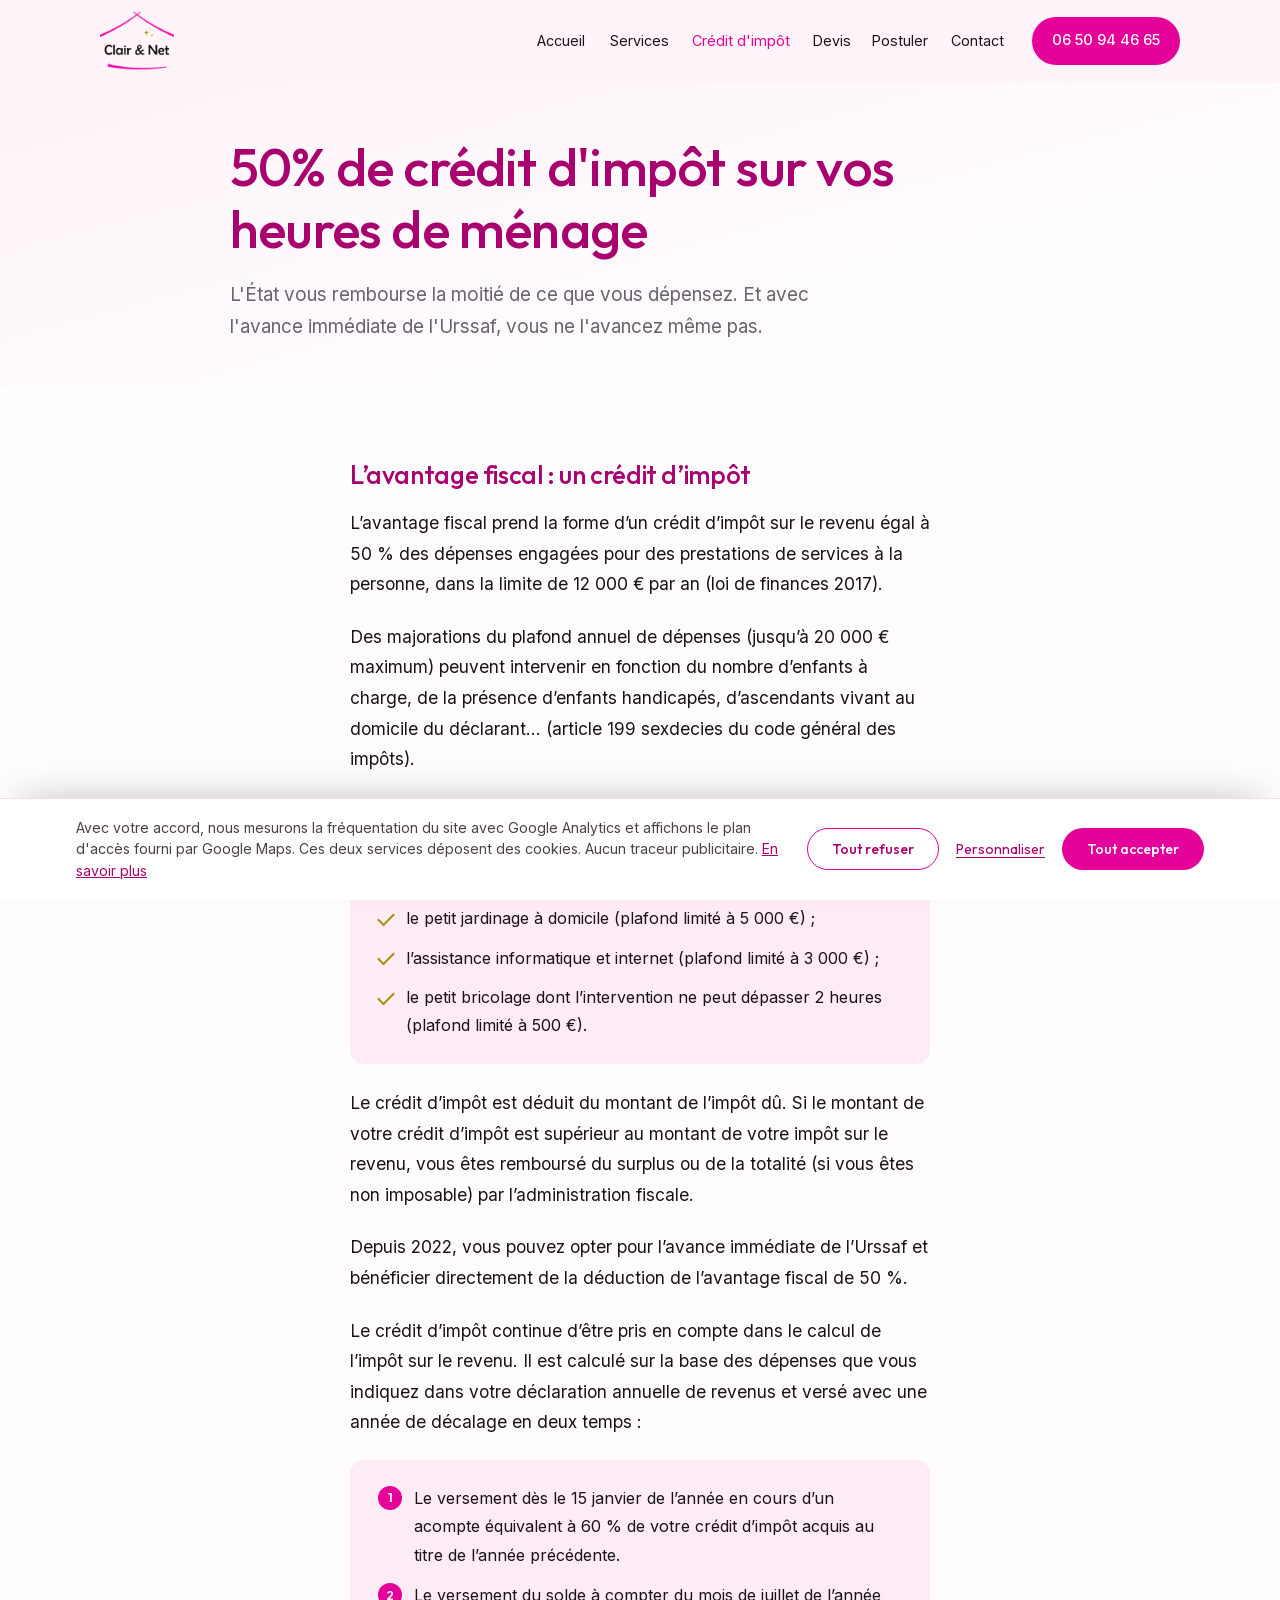
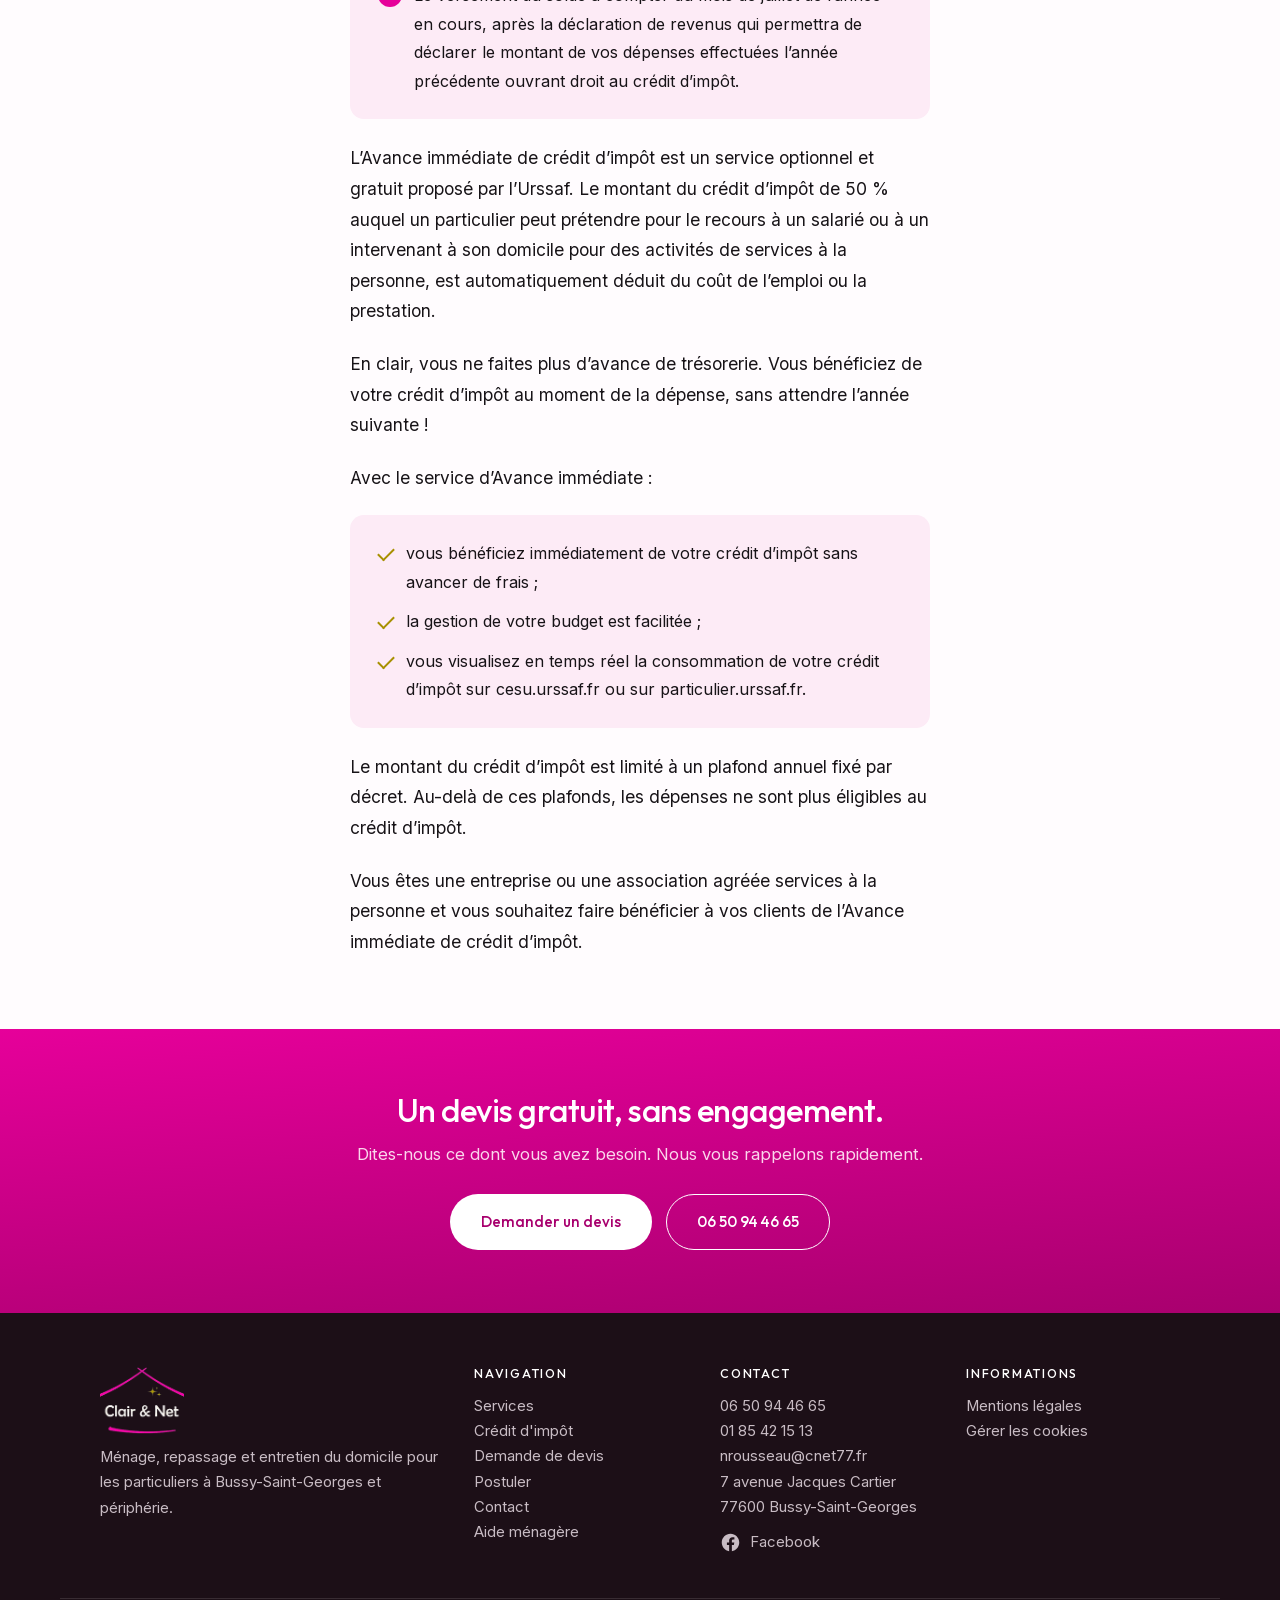
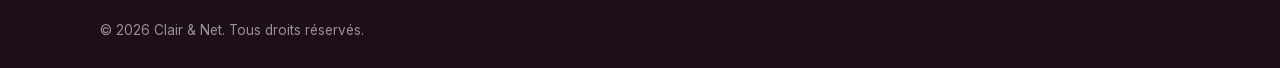
<file: credit-impot.html>
<!DOCTYPE html>
<html lang="fr">
<head>
<meta charset="UTF-8">
<meta name="viewport" content="width=device-width, initial-scale=1.0">
<title>Crédit d'impôt de 50% sur le ménage à domicile | Clair &amp; Net</title>
<link rel="icon" href="/favicon.ico" sizes="32x32">
<link rel="icon" href="/favicon-96.png" type="image/png" sizes="96x96">
<link rel="apple-touch-icon" href="/apple-touch-icon.png">
<meta name="theme-color" content="#E6009A">
<meta property="og:type" content="website">
<meta property="og:site_name" content="Clair &amp; Net">
<meta property="og:locale" content="fr_FR">
<meta property="og:title" content="Crédit d'impôt de 50% sur le ménage à domicile | Clair &amp; Net">
<meta property="og:description" content="Ménage et repassage à domicile : 50% de crédit d'impôt, jusqu'à 12 000 € de dépenses par an. Avance immédiate de l'Urssaf possible, sans avance de trésorerie.">
<meta property="og:url" content="https://cnet77.fr/credit-impot">
<meta property="og:image" content="https://cnet77.fr/partage.jpg">
<meta property="og:image:width" content="1200">
<meta property="og:image:height" content="630">
<meta name="twitter:card" content="summary_large_image">
<meta name="description" content="Ménage et repassage à domicile : 50% de crédit d'impôt, jusqu'à 12 000 € de dépenses par an. Avance immédiate de l'Urssaf possible, sans avance de trésorerie.">
<link rel="canonical" href="https://cnet77.fr/credit-impot">
<style>
/* Applique des la lecture du document, avant meme que les feuilles externes
   n'arrivent : sans ca le navigateur affiche une fraction de seconde ses
   styles par defaut, c'est-a-dire des liens bleus soulignes. */
body{margin:0;background:#FBFDFD;font-family:Inter,-apple-system,"Helvetica Neue",Arial,sans-serif;color:#171317}
a{color:inherit;text-decoration:none}
img{max-width:100%;display:block}
.menu,.tel-entete,.marque{text-decoration:none}
</style>
<script src="anim.js"></script>
<link rel="preload" href="/polices/inter-latin.woff2" as="font" type="font/woff2" crossorigin>
<link rel="stylesheet" href="style.css">
<script type="application/ld+json">
{
  "@context": "https://schema.org",
  "@type": "HomeAndConstructionBusiness",
  "name": "Clair & Net",
  "description": "Ménage et repassage à domicile pour particuliers à Bussy-Saint-Georges et en Seine-et-Marne.",
  "telephone": "+33650944665",
  "url": "https://cnet77.fr",
  "address": {
    "@type": "PostalAddress",
    "streetAddress": "7 avenue Jacques Cartier",
    "addressLocality": "Bussy-Saint-Georges",
    "postalCode": "77600",
    "addressCountry": "FR"
  },
  "geo": {
    "@type": "GeoCoordinates",
    "latitude": 48.8349044,
    "longitude": 2.7081579
  },
  "areaServed": [
    {
      "@type": "City",
      "name": "Bussy-Saint-Georges"
    },
    {
      "@type": "City",
      "name": "Serris"
    },
    {
      "@type": "City",
      "name": "Chessy"
    },
    {
      "@type": "City",
      "name": "Montévrain"
    },
    {
      "@type": "City",
      "name": "Collégien"
    },
    {
      "@type": "City",
      "name": "Lagny-sur-Marne"
    },
    {
      "@type": "City",
      "name": "Torcy"
    }
  ],
  "openingHoursSpecification": [
    {
      "@type": "OpeningHoursSpecification",
      "dayOfWeek": [
        "Monday",
        "Tuesday",
        "Thursday",
        "Friday"
      ],
      "opens": "09:00",
      "closes": "19:00"
    },
    {
      "@type": "OpeningHoursSpecification",
      "dayOfWeek": "Wednesday",
      "opens": "09:00",
      "closes": "12:00"
    }
  ],
  "@id": "https://cnet77.fr/#entreprise",
  "image": "https://cnet77.fr/partage.jpg",
  "logo": "https://cnet77.fr/logo.png",
  "email": "nrousseau@cnet77.fr",
  "foundingDate": "2020",
  "knowsLanguage": "fr",
  "hasMap": "https://www.google.com/maps?cid=3300499061087602937",
  "sameAs": [
    "https://www.google.com/maps?cid=3300499061087602937",
    "https://www.facebook.com/p/Clair-Net-61571922407915/"
  ],
  "hasOfferCatalog": {
    "@type": "OfferCatalog",
    "name": "Prestations",
    "itemListElement": [
      {
        "@type": "Offer",
        "itemOffered": {
          "@type": "Service",
          "name": "Ménage à domicile",
          "areaServed": {
            "@type": "City",
            "name": "Bussy-Saint-Georges"
          },
          "provider": {
            "@id": "https://cnet77.fr/#entreprise"
          }
        }
      },
      {
        "@type": "Offer",
        "itemOffered": {
          "@type": "Service",
          "name": "Grand nettoyage",
          "areaServed": {
            "@type": "City",
            "name": "Bussy-Saint-Georges"
          },
          "provider": {
            "@id": "https://cnet77.fr/#entreprise"
          }
        }
      },
      {
        "@type": "Offer",
        "itemOffered": {
          "@type": "Service",
          "name": "Ménage d'emménagement et de déménagement",
          "areaServed": {
            "@type": "City",
            "name": "Bussy-Saint-Georges"
          },
          "provider": {
            "@id": "https://cnet77.fr/#entreprise"
          }
        }
      },
      {
        "@type": "Offer",
        "itemOffered": {
          "@type": "Service",
          "name": "Remise en état après travaux",
          "areaServed": {
            "@type": "City",
            "name": "Bussy-Saint-Georges"
          },
          "provider": {
            "@id": "https://cnet77.fr/#entreprise"
          }
        }
      },
      {
        "@type": "Offer",
        "itemOffered": {
          "@type": "Service",
          "name": "Repassage à domicile",
          "areaServed": {
            "@type": "City",
            "name": "Bussy-Saint-Georges"
          },
          "provider": {
            "@id": "https://cnet77.fr/#entreprise"
          }
        }
      },
      {
        "@type": "Offer",
        "itemOffered": {
          "@type": "Service",
          "name": "Nettoyage des vitres",
          "areaServed": {
            "@type": "City",
            "name": "Bussy-Saint-Georges"
          },
          "provider": {
            "@id": "https://cnet77.fr/#entreprise"
          }
        }
      }
    ]
  }
}
</script>
<script type="application/ld+json">
{
  "@context": "https://schema.org",
  "@type": "BreadcrumbList",
  "itemListElement": [
    {
      "@type": "ListItem",
      "position": 1,
      "name": "Accueil",
      "item": "https://cnet77.fr/"
    },
    {
      "@type": "ListItem",
      "position": 2,
      "name": "Crédit d'impôt",
      "item": "https://cnet77.fr/credit-impot"
    }
  ]
}
</script>
</head>
<body>

<a href="#contenu" class="saut">Aller au contenu</a>

<header class="entete">
  <div class="wrap entete-in">
    <a href="/" class="marque">
      <img src="logo.webp" alt="Clair &amp; Net" class="marque-logo" width="180" height="145">
    </a>
    <input type="checkbox" id="menuToggle" class="menu-check" aria-label="Ouvrir le menu">
    <nav class="menu" aria-label="Navigation principale">
      <label for="menuToggle" class="fermer-menu" aria-label="Fermer le menu"><span aria-hidden="true">&times;</span></label>
      <a href="/" data-texte="Accueil">Accueil</a>
      <a href="/services" data-texte="Services">Services</a>
      <a href="/credit-impot" class="actif" aria-current="page" data-texte="Crédit d'impôt">Crédit d'impôt</a>
      <a href="/devis" data-texte="Devis">Devis</a>
      <a href="/postuler" data-texte="Postuler">Postuler</a>
      <a href="/contact" data-texte="Contact">Contact</a>
    </nav>
    <a href="tel:0650944665" class="tel-entete">06 50 94 46 65</a>
    <label for="menuToggle" class="burger" aria-label="Menu"><span></span><span></span><span></span></label>
  </div>
</header>

<section class="hero-court">
  <div class="wrap">
    <h1>50% de crédit d'impôt sur vos heures de ménage</h1>
    <p class="chapo">L'État vous rembourse la moitié de ce que vous dépensez. Et avec l'avance immédiate de l'Urssaf, vous ne l'avancez même pas.</p>
  </div>
</section>

<main id="contenu">
<section class="sec">
  <div class="wrap etroit">

    <h2>L’avantage fiscal : un crédit d’impôt</h2>

    <p>L’avantage fiscal prend la forme d’un crédit d’impôt sur le revenu égal à 50 % des dépenses engagées pour des prestations de services à la personne, dans la limite de 12 000 € par an (loi de finances 2017).</p>

    <p>Des majorations du plafond annuel de dépenses (jusqu’à 20 000 € maximum) peuvent intervenir en fonction du nombre d’enfants à charge, de la présence d’enfants handicapés, d’ascendants vivant au domicile du déclarant… (article 199 sexdecies du code général des impôts).</p>

    <p>Ce plafond est applicable pour toutes les activités de services à la personne, sauf pour :</p>
    <ul class="liste-check">
      <li>le petit jardinage à domicile (plafond limité à 5 000 €) ;</li>
      <li>l’assistance informatique et internet (plafond limité à 3 000 €) ;</li>
      <li>le petit bricolage dont l’intervention ne peut dépasser 2 heures (plafond limité à 500 €).</li>
    </ul>

    <p>Le crédit d’impôt est déduit du montant de l’impôt dû. Si le montant de votre crédit d’impôt est supérieur au montant de votre impôt sur le revenu, vous êtes remboursé du surplus ou de la totalité (si vous êtes non imposable) par l’administration fiscale.</p>

    <p>Depuis 2022, vous pouvez opter pour l’avance immédiate de l’Urssaf et bénéficier directement de la déduction de l’avantage fiscal de 50 %.</p>

    <p>Le crédit d’impôt continue d’être pris en compte dans le calcul de l’impôt sur le revenu. Il est calculé sur la base des dépenses que vous indiquez dans votre déclaration annuelle de revenus et versé avec une année de décalage en deux temps :</p>
    <ol class="liste-num">
      <li>Le versement dès le 15 janvier de l’année en cours d’un acompte équivalent à 60 % de votre crédit d’impôt acquis au titre de l’année précédente.</li>
      <li>Le versement du solde à compter du mois de juillet de l’année en cours, après la déclaration de revenus qui permettra de déclarer le montant de vos dépenses effectuées l’année précédente ouvrant droit au crédit d’impôt.</li>
    </ol>

    <p>L’Avance immédiate de crédit d’impôt est un service optionnel et gratuit proposé par l’Urssaf. Le montant du crédit d’impôt de 50 % auquel un particulier peut prétendre pour le recours à un salarié ou à un intervenant à son domicile pour des activités de services à la personne, est automatiquement déduit du coût de l’emploi ou la prestation.</p>

    <p>En clair, vous ne faites plus d’avance de trésorerie. Vous bénéficiez de votre crédit d’impôt au moment de la dépense, sans attendre l’année suivante !</p>

    <p>Avec le service d’Avance immédiate :</p>
    <ul class="liste-check">
      <li>vous bénéficiez immédiatement de votre crédit d’impôt sans avancer de frais ;</li>
      <li>la gestion de votre budget est facilitée ;</li>
      <li>vous visualisez en temps réel la consommation de votre crédit d’impôt sur <a href="https://www.cesu.urssaf.fr/info/accueil.html" target="_blank" rel="noopener">cesu.urssaf.fr</a> ou sur <a href="https://www.particulier.urssaf.fr/" target="_blank" rel="noopener">particulier.urssaf.fr</a>.</li>
    </ul>

    <p>Le montant du crédit d’impôt est limité à un plafond annuel fixé <a href="https://www.legifrance.gouv.fr/jorf/id/JORFTEXT000044793060" target="_blank" rel="noopener">par décret</a>. Au-delà de ces plafonds, les dépenses ne sont plus éligibles au crédit d’impôt.</p>

    <p>Vous êtes une entreprise ou une association agréée services à la personne et vous souhaitez faire bénéficier à vos clients de l’Avance immédiate de crédit d’impôt.</p>

  </div>
</section>
</main>

<section class="bande-cta">
  <div class="wrap">
    <h2>Un devis gratuit, sans engagement.</h2>
    <p>Dites-nous ce dont vous avez besoin. Nous vous rappelons rapidement.</p>
    <div class="cta-duo">
      <a href="/devis" class="btn btn-plein">Demander un devis</a>
      <a href="tel:0650944665" class="btn btn-ligne">06 50 94 46 65</a>
    </div>
  </div>
</section>

<footer class="pied">
  <div class="wrap pied-grille">
    <div>
      <img src="logo-clair.webp" alt="Clair &amp; Net" class="pied-logo" width="180" height="145">
      <p>Ménage, repassage et entretien du domicile pour les particuliers à Bussy-Saint-Georges et périphérie.</p>
    </div>
    <div>
      <h3>Navigation</h3>
      <p><a href="/services">Services</a><br><a href="/credit-impot">Crédit d'impôt</a><br><a href="/devis">Demande de devis</a><br><a href="/postuler">Postuler</a><br><a href="/contact">Contact</a><br><a href="/femme-de-menage-bussy-saint-georges">Aide ménagère</a></p>
    </div>
    <div>
      <h3>Contact</h3>
      <p><a href="tel:0650944665">06 50 94 46 65</a><br>
      <a href="tel:0185421513">01 85 42 15 13</a><br>
      <a href="mailto:nrousseau@cnet77.fr">nrousseau@cnet77.fr</a><br>
      7 avenue Jacques Cartier<br>
      77600 Bussy-Saint-Georges</p>
      <p class="reseaux"><a href="https://www.facebook.com/p/Clair-Net-61571922407915/" target="_blank" rel="noopener" aria-label="Clair &amp; Net sur Facebook" title="Suivez-nous sur Facebook"><svg viewBox="0 0 24 24" fill="currentColor" aria-hidden="true" focusable="false"><path d="M22 12.06C22 6.5 17.52 2 12 2S2 6.5 2 12.06c0 5.02 3.66 9.18 8.44 9.94v-7.03H7.9v-2.91h2.54V9.85c0-2.52 1.5-3.91 3.77-3.91 1.09 0 2.24.2 2.24.2v2.46h-1.26c-1.24 0-1.63.78-1.63 1.57v1.89h2.78l-.45 2.91h-2.33V22c4.78-.76 8.44-4.92 8.44-9.94z"/></svg><span>Facebook</span></a></p>
    </div>
    <div>
      <h3>Informations</h3>
      <p><a href="/mentions-legales">Mentions légales</a><br><a href="#" data-gerer-cookies>Gérer les cookies</a></p>
    </div>
  </div>
  <div class="wrap pied-bas">
    <span>© 2026 Clair &amp; Net. Tous droits réservés.</span>
  </div>
</footer>

<script src="app.js"></script>
</body>
</html>
</file>
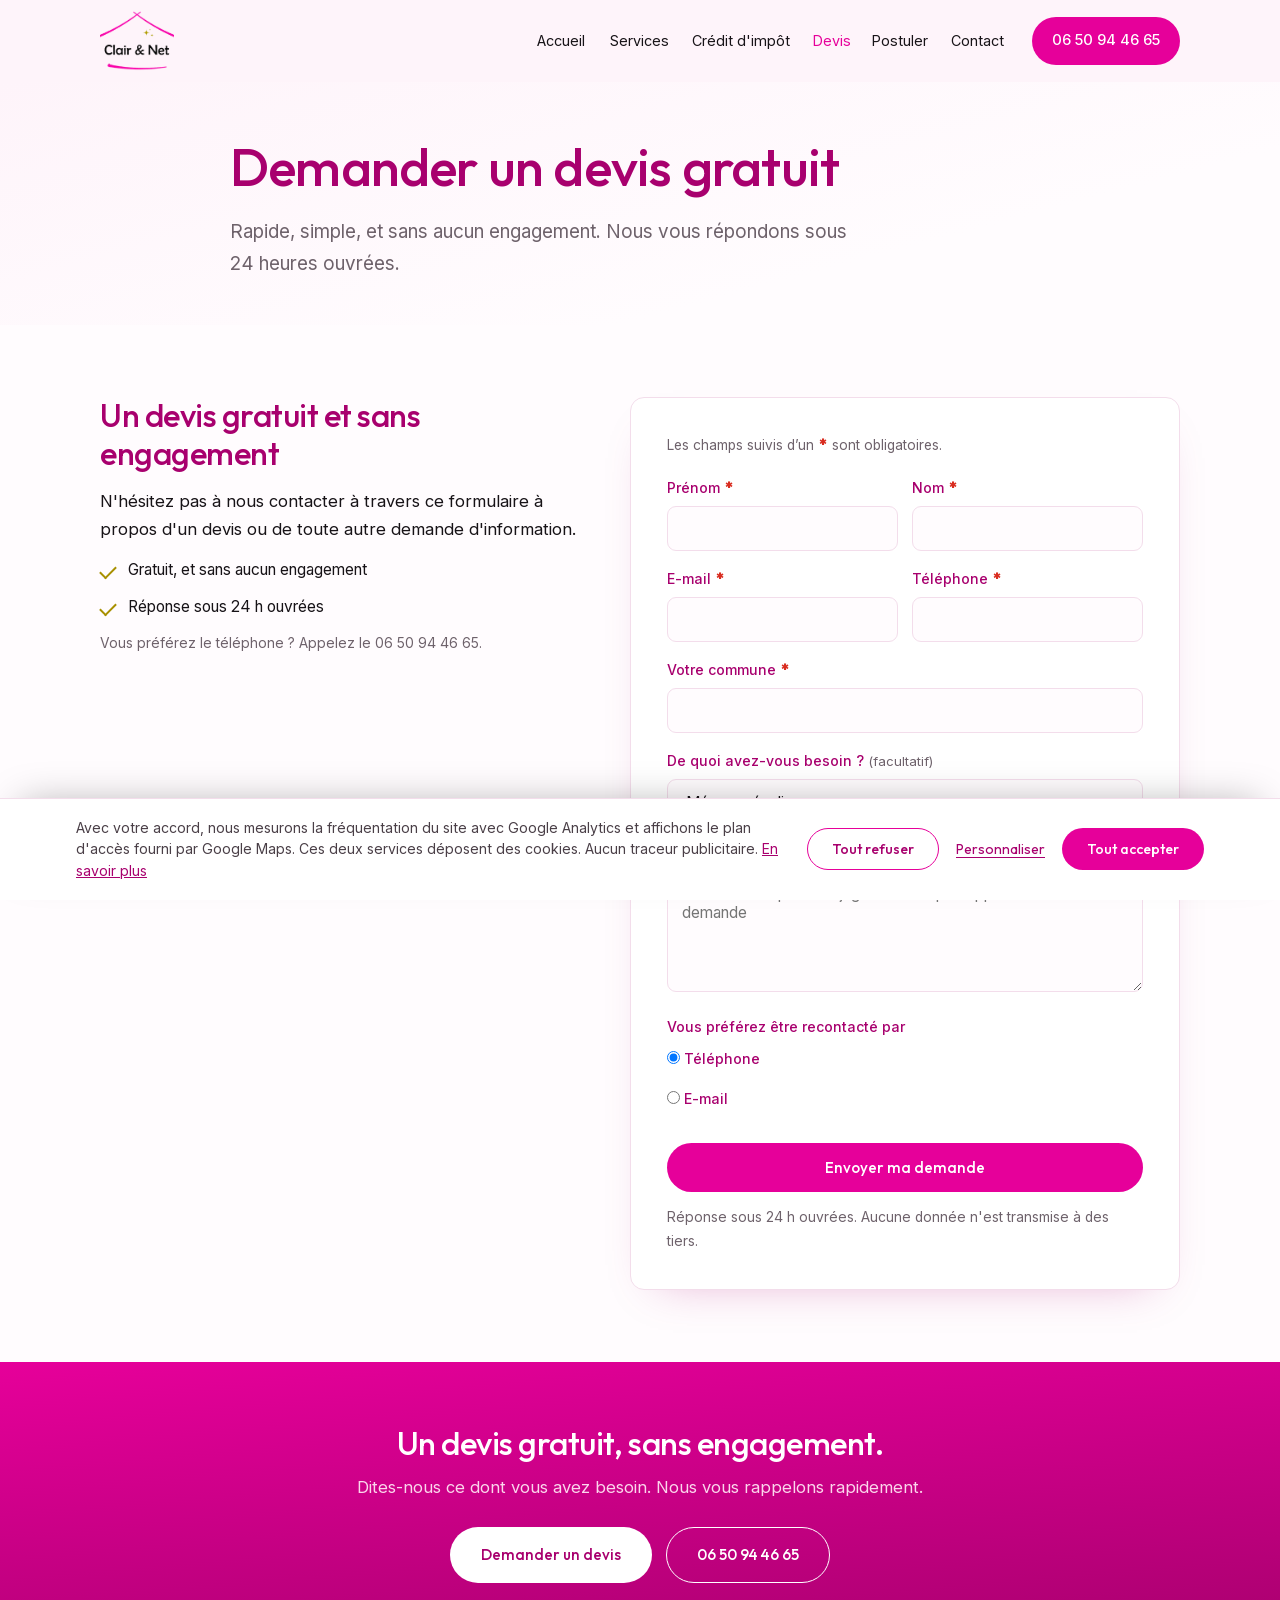
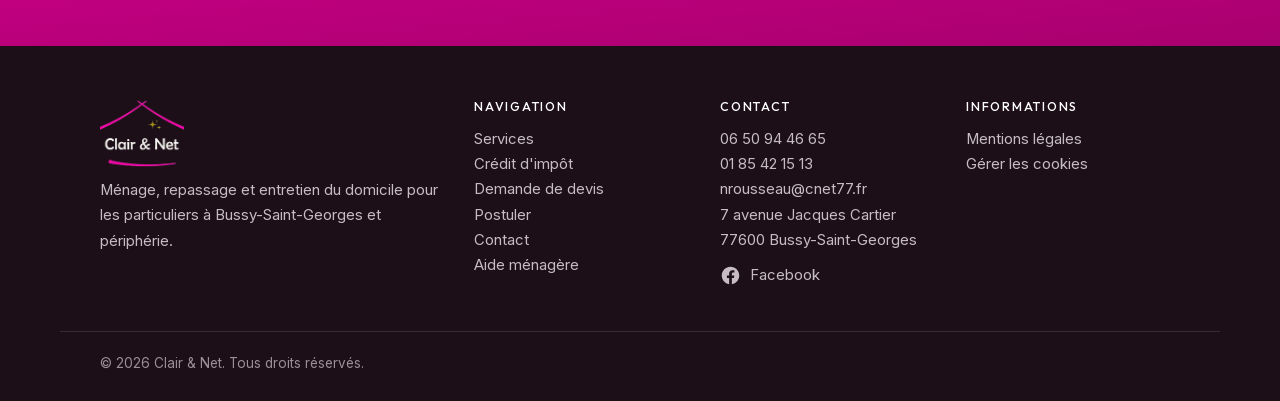
<file: devis.html>
<!DOCTYPE html>
<html lang="fr">
<head>
<meta charset="UTF-8">
<meta name="viewport" content="width=device-width, initial-scale=1.0">
<title>Demande de devis gratuit pour du ménage à domicile | Clair &amp; Net</title>
<link rel="icon" href="/favicon.ico" sizes="32x32">
<link rel="icon" href="/favicon-96.png" type="image/png" sizes="96x96">
<link rel="apple-touch-icon" href="/apple-touch-icon.png">
<meta name="theme-color" content="#E6009A">
<meta property="og:type" content="website">
<meta property="og:site_name" content="Clair &amp; Net">
<meta property="og:locale" content="fr_FR">
<meta property="og:title" content="Demande de devis gratuit pour du ménage à domicile | Clair &amp; Net">
<meta property="og:description" content="Demandez votre devis gratuit et sans engagement pour du ménage ou du repassage à domicile à Bussy-Saint-Georges et en Seine-et-Marne. Réponse sous 24 h.">
<meta property="og:url" content="https://cnet77.fr/devis">
<meta property="og:image" content="https://cnet77.fr/partage.jpg">
<meta property="og:image:width" content="1200">
<meta property="og:image:height" content="630">
<meta name="twitter:card" content="summary_large_image">
<meta name="description" content="Demandez votre devis gratuit et sans engagement pour du ménage ou du repassage à domicile à Bussy-Saint-Georges et en Seine-et-Marne. Réponse sous 24 h.">
<link rel="canonical" href="https://cnet77.fr/devis">
<style>
/* Applique des la lecture du document, avant meme que les feuilles externes
   n'arrivent : sans ca le navigateur affiche une fraction de seconde ses
   styles par defaut, c'est-a-dire des liens bleus soulignes. */
body{margin:0;background:#FBFDFD;font-family:Inter,-apple-system,"Helvetica Neue",Arial,sans-serif;color:#171317}
a{color:inherit;text-decoration:none}
img{max-width:100%;display:block}
.menu,.tel-entete,.marque{text-decoration:none}
</style>
<script src="anim.js"></script>
<link rel="preload" href="/polices/inter-latin.woff2" as="font" type="font/woff2" crossorigin>
<link rel="stylesheet" href="style.css">
<script type="application/ld+json">
{
  "@context": "https://schema.org",
  "@type": "HomeAndConstructionBusiness",
  "name": "Clair & Net",
  "description": "Ménage et repassage à domicile pour particuliers à Bussy-Saint-Georges et en Seine-et-Marne.",
  "telephone": "+33650944665",
  "url": "https://cnet77.fr",
  "address": {
    "@type": "PostalAddress",
    "streetAddress": "7 avenue Jacques Cartier",
    "addressLocality": "Bussy-Saint-Georges",
    "postalCode": "77600",
    "addressCountry": "FR"
  },
  "geo": {
    "@type": "GeoCoordinates",
    "latitude": 48.8349044,
    "longitude": 2.7081579
  },
  "areaServed": [
    {
      "@type": "City",
      "name": "Bussy-Saint-Georges"
    },
    {
      "@type": "City",
      "name": "Serris"
    },
    {
      "@type": "City",
      "name": "Chessy"
    },
    {
      "@type": "City",
      "name": "Montévrain"
    },
    {
      "@type": "City",
      "name": "Collégien"
    },
    {
      "@type": "City",
      "name": "Lagny-sur-Marne"
    },
    {
      "@type": "City",
      "name": "Torcy"
    }
  ],
  "openingHoursSpecification": [
    {
      "@type": "OpeningHoursSpecification",
      "dayOfWeek": [
        "Monday",
        "Tuesday",
        "Thursday",
        "Friday"
      ],
      "opens": "09:00",
      "closes": "19:00"
    },
    {
      "@type": "OpeningHoursSpecification",
      "dayOfWeek": "Wednesday",
      "opens": "09:00",
      "closes": "12:00"
    }
  ],
  "@id": "https://cnet77.fr/#entreprise",
  "image": "https://cnet77.fr/partage.jpg",
  "logo": "https://cnet77.fr/logo.png",
  "email": "nrousseau@cnet77.fr",
  "foundingDate": "2020",
  "knowsLanguage": "fr",
  "hasMap": "https://www.google.com/maps?cid=3300499061087602937",
  "sameAs": [
    "https://www.google.com/maps?cid=3300499061087602937",
    "https://www.facebook.com/p/Clair-Net-61571922407915/"
  ],
  "hasOfferCatalog": {
    "@type": "OfferCatalog",
    "name": "Prestations",
    "itemListElement": [
      {
        "@type": "Offer",
        "itemOffered": {
          "@type": "Service",
          "name": "Ménage à domicile",
          "areaServed": {
            "@type": "City",
            "name": "Bussy-Saint-Georges"
          },
          "provider": {
            "@id": "https://cnet77.fr/#entreprise"
          }
        }
      },
      {
        "@type": "Offer",
        "itemOffered": {
          "@type": "Service",
          "name": "Grand nettoyage",
          "areaServed": {
            "@type": "City",
            "name": "Bussy-Saint-Georges"
          },
          "provider": {
            "@id": "https://cnet77.fr/#entreprise"
          }
        }
      },
      {
        "@type": "Offer",
        "itemOffered": {
          "@type": "Service",
          "name": "Ménage d'emménagement et de déménagement",
          "areaServed": {
            "@type": "City",
            "name": "Bussy-Saint-Georges"
          },
          "provider": {
            "@id": "https://cnet77.fr/#entreprise"
          }
        }
      },
      {
        "@type": "Offer",
        "itemOffered": {
          "@type": "Service",
          "name": "Remise en état après travaux",
          "areaServed": {
            "@type": "City",
            "name": "Bussy-Saint-Georges"
          },
          "provider": {
            "@id": "https://cnet77.fr/#entreprise"
          }
        }
      },
      {
        "@type": "Offer",
        "itemOffered": {
          "@type": "Service",
          "name": "Repassage à domicile",
          "areaServed": {
            "@type": "City",
            "name": "Bussy-Saint-Georges"
          },
          "provider": {
            "@id": "https://cnet77.fr/#entreprise"
          }
        }
      },
      {
        "@type": "Offer",
        "itemOffered": {
          "@type": "Service",
          "name": "Nettoyage des vitres",
          "areaServed": {
            "@type": "City",
            "name": "Bussy-Saint-Georges"
          },
          "provider": {
            "@id": "https://cnet77.fr/#entreprise"
          }
        }
      }
    ]
  }
}
</script>
<script type="application/ld+json">
{
  "@context": "https://schema.org",
  "@type": "BreadcrumbList",
  "itemListElement": [
    {
      "@type": "ListItem",
      "position": 1,
      "name": "Accueil",
      "item": "https://cnet77.fr/"
    },
    {
      "@type": "ListItem",
      "position": 2,
      "name": "Demande de devis",
      "item": "https://cnet77.fr/devis"
    }
  ]
}
</script>
</head>
<body>

<a href="#contenu" class="saut">Aller au contenu</a>

<header class="entete">
  <div class="wrap entete-in">
    <a href="/" class="marque">
      <img src="logo.webp" alt="Clair &amp; Net" class="marque-logo" width="180" height="145">
    </a>
    <input type="checkbox" id="menuToggle" class="menu-check" aria-label="Ouvrir le menu">
    <nav class="menu" aria-label="Navigation principale">
      <label for="menuToggle" class="fermer-menu" aria-label="Fermer le menu"><span aria-hidden="true">&times;</span></label>
      <a href="/" data-texte="Accueil">Accueil</a>
      <a href="/services" data-texte="Services">Services</a>
      <a href="/credit-impot" data-texte="Crédit d'impôt">Crédit d'impôt</a>
      <a href="/devis" class="actif" aria-current="page" data-texte="Devis">Devis</a>
      <a href="/postuler" data-texte="Postuler">Postuler</a>
      <a href="/contact" data-texte="Contact">Contact</a>
    </nav>
    <a href="tel:0650944665" class="tel-entete">06 50 94 46 65</a>
    <label for="menuToggle" class="burger" aria-label="Menu"><span></span><span></span><span></span></label>
  </div>
</header>

<section class="hero-court">
  <div class="wrap">
    <h1>Demander un devis gratuit</h1>
    <p class="chapo">Rapide, simple, et sans aucun engagement. Nous vous répondons sous 24 heures ouvrées.</p>
  </div>
</section>

<main id="contenu">

<section class="sec">
  <div class="wrap grille-form">
    <div>
      <h2>Un devis gratuit et sans engagement</h2>
      <p>N'hésitez pas à nous contacter à travers ce formulaire à propos d'un devis ou de toute autre demande d'information.</p>
      <ul class="liste-check">
        <li>Gratuit, et sans aucun engagement</li>
        <li>Réponse sous 24 h ouvrées</li>
      </ul>
      <p class="note">Vous préférez le téléphone ? Appelez le <a href="tel:0650944665">06 50 94 46 65</a>.</p>
    </div>
    <div class="bloc-form">

      <form class="formulaire" data-endpoint="https://api.web3forms.com/submit" data-sujet="Demande de devis">
        <input type="hidden" name="access_key" value="a65cd407-d86e-4429-b269-c85021ff531b">
        <input type="hidden" name="subject" value="Demande de devis - site Clair &amp; Net">
        <input type="hidden" name="from_name" value="Site Clair &amp; Net">
        <p class="legende-obl">Les champs suivis d’un <abbr class="obl" title="Champ obligatoire">*</abbr> sont obligatoires.</p>
        <div class="duo-champs">
          <label>Prénom <abbr class="obl" title="Champ obligatoire">*</abbr> <input type="text" name="prenom" required></label>
          <label>Nom <abbr class="obl" title="Champ obligatoire">*</abbr> <input type="text" name="nom" required></label>
        </div>
        <div class="duo-champs">
          <label>E-mail <abbr class="obl" title="Champ obligatoire">*</abbr> <input type="email" name="email" required></label>
          <label>Téléphone <abbr class="obl" title="Champ obligatoire">*</abbr> <input type="tel" name="telephone" required></label>
        </div>
        <label>Votre commune <abbr class="obl" title="Champ obligatoire">*</abbr> <input type="text" name="commune" required></label>
        <label>De quoi avez-vous besoin ? <span class="fac">(facultatif)</span>
          <select name="besoin">
            <option>Ménage régulier</option>
            <option>Grand nettoyage ponctuel</option>
            <option>Emménagement ou déménagement</option>
            <option>Remise en état après travaux</option>
            <option>Repassage</option>
            <option>Nettoyage des vitres</option>
            <option>Autre demande</option>
          </select>
        </label>
        <label>Votre message <abbr class="obl" title="Champ obligatoire">*</abbr> <textarea name="message" rows="5" placeholder="Informations que vous jugerez utiles par rapport à votre demande" required></textarea></label>
        <fieldset><legend>Vous préférez être recontacté par</legend>
          <label class="radio"><input type="radio" name="contact" value="Téléphone" checked> Téléphone</label>
          <label class="radio"><input type="radio" name="contact" value="E-mail"> E-mail</label>
        </fieldset>
        <p class="piege" aria-hidden="true">
          <label>Ne remplissez pas ce champ <input type="checkbox" name="botcheck" tabindex="-1" autocomplete="off"></label>
        </p>

        <p class="msg-champs" role="alert" hidden></p>
        <button type="submit" class="btn btn-plein large">Envoyer ma demande</button>
        <p class="msg-ok" hidden>Merci, votre demande est bien partie. Nous revenons vers vous sous 24 h ouvrées.</p>
        <p class="msg-ko" hidden>L'envoi n'a pas fonctionné. Écrivez-nous à <a href="mailto:nrousseau@cnet77.fr">nrousseau@cnet77.fr</a> ou appelez le <a href="tel:0650944665">06 50 94 46 65</a>.</p>
        <p class="note">Réponse sous 24 h ouvrées. Aucune donnée n'est transmise à des tiers.</p>
      </form>

    </div>
  </div>
</section>

</main>

<section class="bande-cta">
  <div class="wrap">
    <h2>Un devis gratuit, sans engagement.</h2>
    <p>Dites-nous ce dont vous avez besoin. Nous vous rappelons rapidement.</p>
    <div class="cta-duo">
      <a href="/devis" class="btn btn-plein">Demander un devis</a>
      <a href="tel:0650944665" class="btn btn-ligne">06 50 94 46 65</a>
    </div>
  </div>
</section>

<footer class="pied">
  <div class="wrap pied-grille">
    <div>
      <img src="logo-clair.webp" alt="Clair &amp; Net" class="pied-logo" width="180" height="145">
      <p>Ménage, repassage et entretien du domicile pour les particuliers à Bussy-Saint-Georges et périphérie.</p>
    </div>
    <div>
      <h3>Navigation</h3>
      <p><a href="/services">Services</a><br><a href="/credit-impot">Crédit d'impôt</a><br><a href="/devis">Demande de devis</a><br><a href="/postuler">Postuler</a><br><a href="/contact">Contact</a><br><a href="/femme-de-menage-bussy-saint-georges">Aide ménagère</a></p>
    </div>
    <div>
      <h3>Contact</h3>
      <p><a href="tel:0650944665">06 50 94 46 65</a><br>
      <a href="tel:0185421513">01 85 42 15 13</a><br>
      <a href="mailto:nrousseau@cnet77.fr">nrousseau@cnet77.fr</a><br>
      7 avenue Jacques Cartier<br>
      77600 Bussy-Saint-Georges</p>
      <p class="reseaux"><a href="https://www.facebook.com/p/Clair-Net-61571922407915/" target="_blank" rel="noopener" aria-label="Clair &amp; Net sur Facebook" title="Suivez-nous sur Facebook"><svg viewBox="0 0 24 24" fill="currentColor" aria-hidden="true" focusable="false"><path d="M22 12.06C22 6.5 17.52 2 12 2S2 6.5 2 12.06c0 5.02 3.66 9.18 8.44 9.94v-7.03H7.9v-2.91h2.54V9.85c0-2.52 1.5-3.91 3.77-3.91 1.09 0 2.24.2 2.24.2v2.46h-1.26c-1.24 0-1.63.78-1.63 1.57v1.89h2.78l-.45 2.91h-2.33V22c4.78-.76 8.44-4.92 8.44-9.94z"/></svg><span>Facebook</span></a></p>
    </div>
    <div>
      <h3>Informations</h3>
      <p><a href="/mentions-legales">Mentions légales</a><br><a href="#" data-gerer-cookies>Gérer les cookies</a></p>
    </div>
  </div>
  <div class="wrap pied-bas">
    <span>© 2026 Clair &amp; Net. Tous droits réservés.</span>
  </div>
</footer>

<script src="app.js"></script>
</body>
</html>
</file>
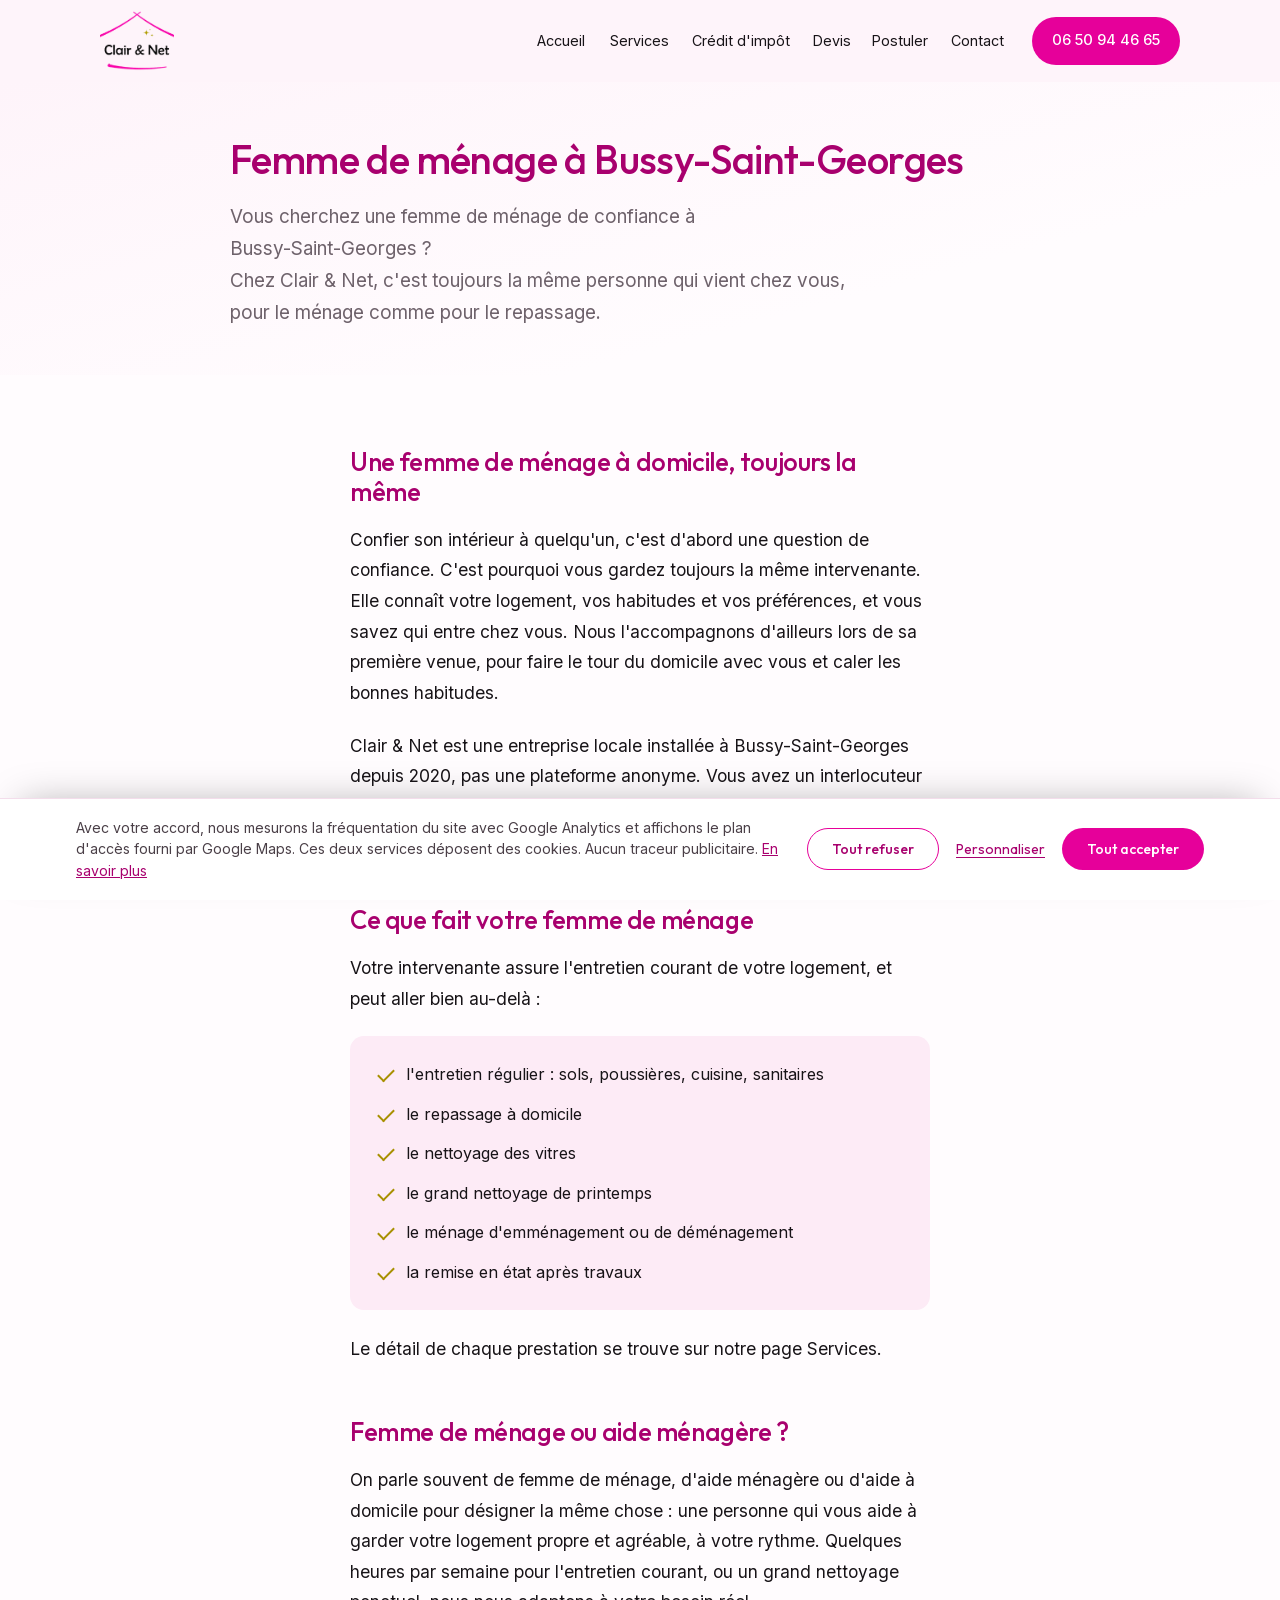
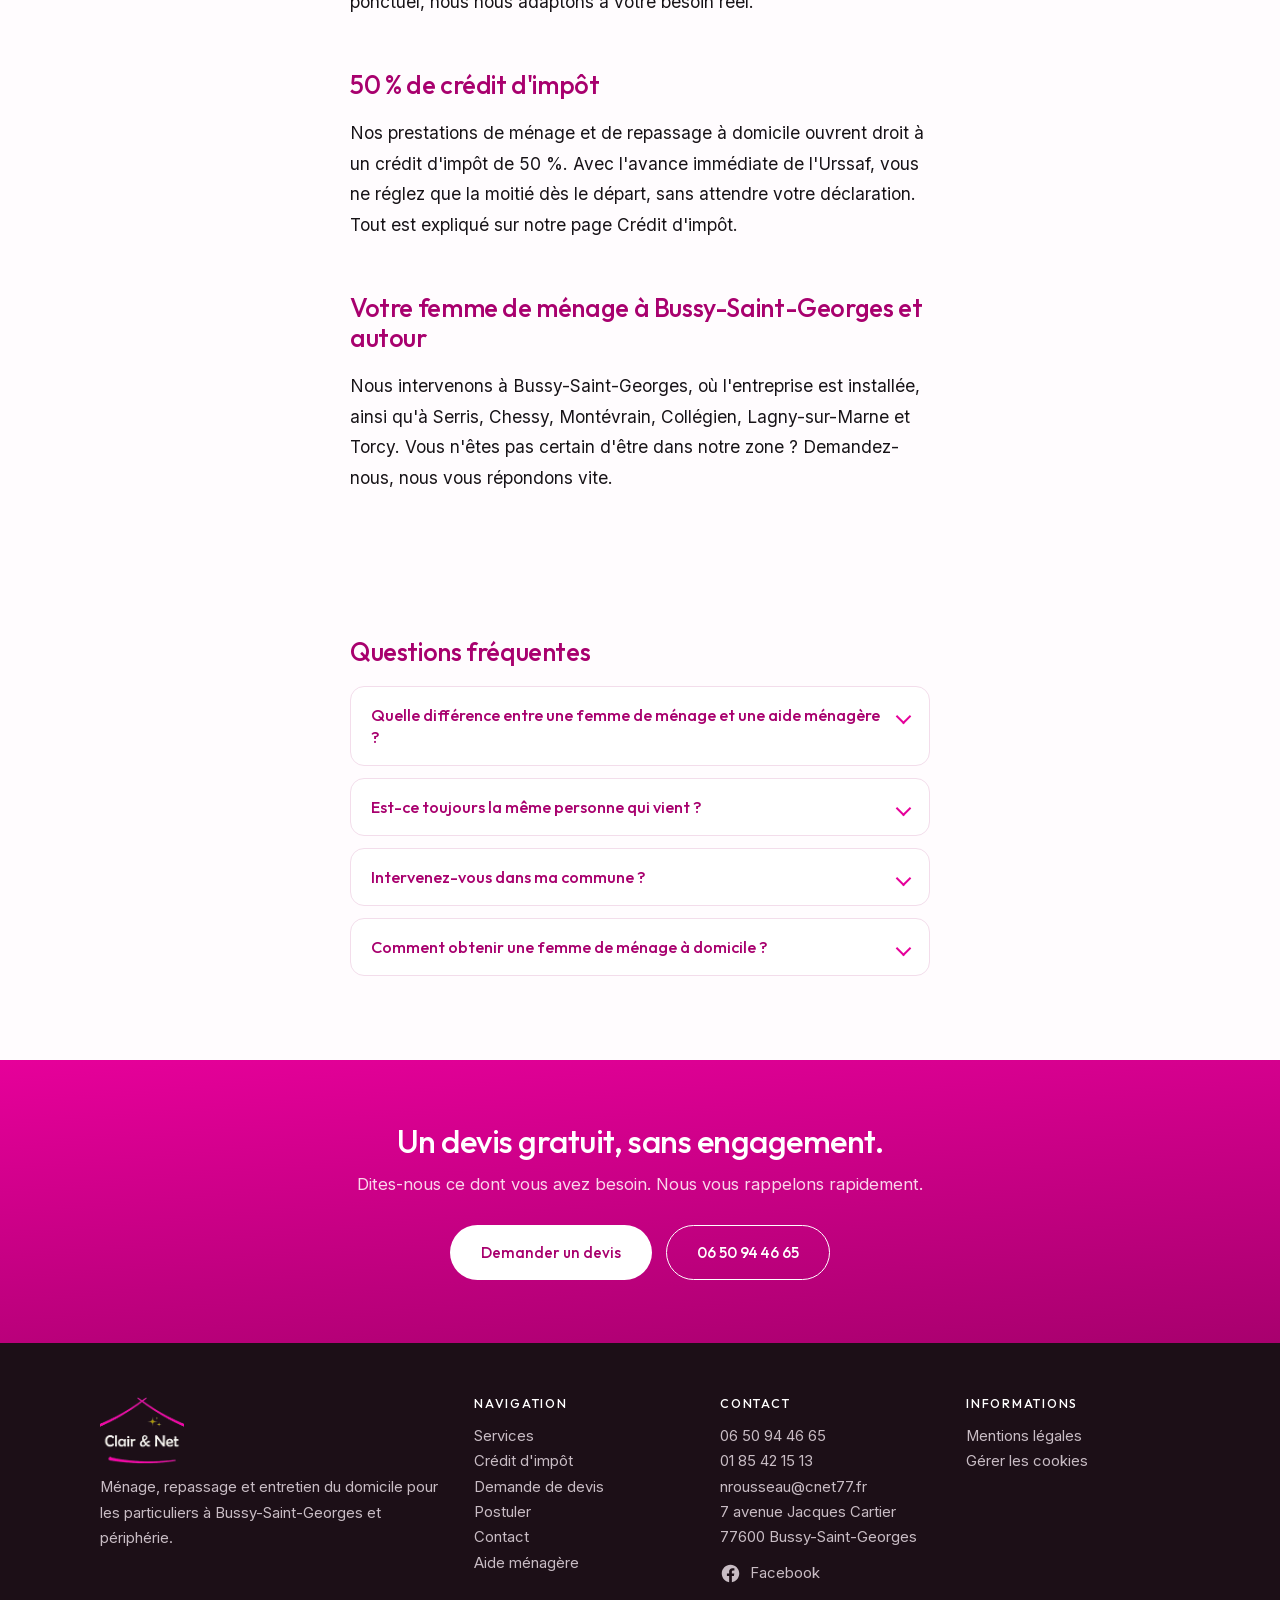
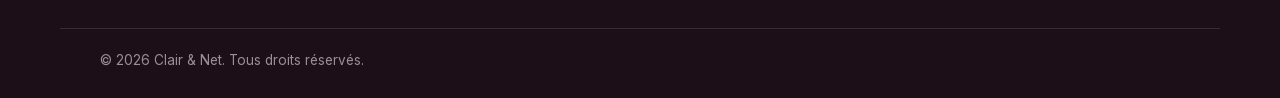
<file: femme-de-menage-bussy-saint-georges.html>
<!DOCTYPE html>
<html lang="fr">
<head>
<meta charset="UTF-8">
<meta name="viewport" content="width=device-width, initial-scale=1.0">
<title>Femme de ménage à Bussy-Saint-Georges (77) | Clair &amp; Net</title>
<link rel="icon" href="/favicon.ico" sizes="32x32">
<link rel="icon" href="/favicon-96.png" type="image/png" sizes="96x96">
<link rel="apple-touch-icon" href="/apple-touch-icon.png">
<meta name="theme-color" content="#E6009A">
<meta property="og:type" content="website">
<meta property="og:site_name" content="Clair &amp; Net">
<meta property="og:locale" content="fr_FR">
<meta property="og:title" content="Femme de ménage à Bussy-Saint-Georges (77) | Clair &amp; Net">
<meta property="og:description" content="Femme de ménage et aide ménagère à Bussy-Saint-Georges (77) : ménage et repassage à domicile, toujours la même intervenante, 50 % de crédit d'impôt.">
<meta property="og:url" content="https://cnet77.fr/femme-de-menage-bussy-saint-georges">
<meta property="og:image" content="https://cnet77.fr/partage.jpg">
<meta property="og:image:width" content="1200">
<meta property="og:image:height" content="630">
<meta name="twitter:card" content="summary_large_image">
<meta name="description" content="Femme de ménage et aide ménagère à Bussy-Saint-Georges (77) : ménage et repassage à domicile, toujours la même intervenante, 50 % de crédit d'impôt.">
<link rel="canonical" href="https://cnet77.fr/femme-de-menage-bussy-saint-georges">
<style>
/* Applique des la lecture du document, avant meme que les feuilles externes
   n'arrivent : sans ca le navigateur affiche une fraction de seconde ses
   styles par defaut, c'est-a-dire des liens bleus soulignes. */
body{margin:0;background:#FBFDFD;font-family:Inter,-apple-system,"Helvetica Neue",Arial,sans-serif;color:#171317}
a{color:inherit;text-decoration:none}
img{max-width:100%;display:block}
.menu,.tel-entete,.marque{text-decoration:none}
</style>
<script src="anim.js"></script>
<link rel="preload" href="/polices/inter-latin.woff2" as="font" type="font/woff2" crossorigin>
<link rel="stylesheet" href="style.css">
<style>.hero-court h1{font-size:clamp(1.6rem,3.4vw,2.5rem)}</style>
<script type="application/ld+json">
{
  "@context": "https://schema.org",
  "@type": "HomeAndConstructionBusiness",
  "name": "Clair & Net",
  "description": "Ménage et repassage à domicile pour particuliers à Bussy-Saint-Georges et en Seine-et-Marne.",
  "telephone": "+33650944665",
  "url": "https://cnet77.fr",
  "address": {
    "@type": "PostalAddress",
    "streetAddress": "7 avenue Jacques Cartier",
    "addressLocality": "Bussy-Saint-Georges",
    "postalCode": "77600",
    "addressCountry": "FR"
  },
  "geo": {
    "@type": "GeoCoordinates",
    "latitude": 48.8349044,
    "longitude": 2.7081579
  },
  "areaServed": [
    { "@type": "City", "name": "Bussy-Saint-Georges" },
    { "@type": "City", "name": "Serris" },
    { "@type": "City", "name": "Chessy" },
    { "@type": "City", "name": "Montévrain" },
    { "@type": "City", "name": "Collégien" },
    { "@type": "City", "name": "Lagny-sur-Marne" },
    { "@type": "City", "name": "Torcy" }
  ],
  "openingHoursSpecification": [
    {
      "@type": "OpeningHoursSpecification",
      "dayOfWeek": [ "Monday", "Tuesday", "Thursday", "Friday" ],
      "opens": "09:00",
      "closes": "19:00"
    },
    {
      "@type": "OpeningHoursSpecification",
      "dayOfWeek": "Wednesday",
      "opens": "09:00",
      "closes": "12:00"
    }
  ],
  "@id": "https://cnet77.fr/#entreprise",
  "image": "https://cnet77.fr/partage.jpg",
  "logo": "https://cnet77.fr/logo.png",
  "email": "nrousseau@cnet77.fr",
  "foundingDate": "2020",
  "knowsLanguage": "fr",
  "hasMap": "https://www.google.com/maps?cid=3300499061087602937",
  "sameAs": [
    "https://www.google.com/maps?cid=3300499061087602937",
    "https://www.facebook.com/p/Clair-Net-61571922407915/"
  ]
}
</script>
<script type="application/ld+json">
{
  "@context": "https://schema.org",
  "@type": "BreadcrumbList",
  "itemListElement": [
    {
      "@type": "ListItem",
      "position": 1,
      "name": "Accueil",
      "item": "https://cnet77.fr/"
    },
    {
      "@type": "ListItem",
      "position": 2,
      "name": "Femme de ménage à Bussy-Saint-Georges",
      "item": "https://cnet77.fr/femme-de-menage-bussy-saint-georges"
    }
  ]
}
</script>
<script type="application/ld+json">
{
  "@context": "https://schema.org",
  "@type": "FAQPage",
  "mainEntity": [
    {
      "@type": "Question",
      "name": "Quelle différence entre une femme de ménage et une aide ménagère ?",
      "acceptedAnswer": {
        "@type": "Answer",
        "text": "Dans la pratique, c'est la même chose : une personne qui vous aide à garder votre logement propre et agréable, à votre rythme. On parle de femme de ménage, d'aide ménagère ou d'aide à domicile, mais la prestation reste l'entretien courant du logement et le repassage."
      }
    },
    {
      "@type": "Question",
      "name": "Est-ce toujours la même personne qui vient ?",
      "acceptedAnswer": {
        "@type": "Answer",
        "text": "Oui. C'est le principe de la maison : vous gardez la même intervenante, qui connaît votre logement et vos habitudes. Nous l'accompagnons lors de sa première venue pour faire le tour du domicile avec vous."
      }
    },
    {
      "@type": "Question",
      "name": "Intervenez-vous dans ma commune ?",
      "acceptedAnswer": {
        "@type": "Answer",
        "text": "Nous intervenons à Bussy-Saint-Georges, où l'entreprise est installée, ainsi qu'à Serris, Chessy, Montévrain, Collégien, Lagny-sur-Marne et Torcy. En cas de doute, demandez-nous, nous vous répondons rapidement."
      }
    },
    {
      "@type": "Question",
      "name": "Comment obtenir une femme de ménage à domicile ?",
      "acceptedAnswer": {
        "@type": "Answer",
        "text": "Il suffit de demander un devis gratuit et sans engagement, par téléphone au 06 50 94 46 65 ou depuis le formulaire du site. Nous convenons ensuite d'une visite pour établir la proposition, puis nous démarrons avec votre intervenante."
      }
    }
  ]
}
</script>
</head>
<body>

<a href="#contenu" class="saut">Aller au contenu</a>

<header class="entete">
  <div class="wrap entete-in">
    <a href="/" class="marque">
      <img src="logo.webp" alt="Clair &amp; Net" class="marque-logo" width="180" height="145">
    </a>
    <input type="checkbox" id="menuToggle" class="menu-check" aria-label="Ouvrir le menu">
    <nav class="menu" aria-label="Navigation principale">
      <label for="menuToggle" class="fermer-menu" aria-label="Fermer le menu"><span aria-hidden="true">&times;</span></label>
      <a href="/" data-texte="Accueil">Accueil</a>
      <a href="/services" data-texte="Services">Services</a>
      <a href="/credit-impot" data-texte="Crédit d'impôt">Crédit d'impôt</a>
      <a href="/devis" data-texte="Devis">Devis</a>
      <a href="/postuler" data-texte="Postuler">Postuler</a>
      <a href="/contact" data-texte="Contact">Contact</a>
    </nav>
    <a href="tel:0650944665" class="tel-entete">06 50 94 46 65</a>
    <label for="menuToggle" class="burger" aria-label="Menu"><span></span><span></span><span></span></label>
  </div>
</header>

<section class="hero-court">
  <div class="wrap">
    <h1>Femme de ménage à <span style="white-space:nowrap">Bussy-Saint-Georges</span></h1>
    <p class="chapo">Vous cherchez une femme de ménage de confiance à <span style="white-space:nowrap">Bussy-Saint-Georges ?</span><br>Chez Clair &amp; Net, c'est toujours la même personne qui vient chez vous,<br>pour le ménage comme pour le repassage.</p>
  </div>
</section>

<main id="contenu">
<section class="sec">
  <div class="wrap etroit">

    <h2>Une femme de ménage à domicile, toujours la même</h2>
    <p>Confier son intérieur à quelqu'un, c'est d'abord une question de confiance. C'est pourquoi vous gardez toujours la même intervenante. Elle connaît votre logement, vos habitudes et vos préférences, et vous savez qui entre chez vous. Nous l'accompagnons d'ailleurs lors de sa première venue, pour faire le tour du domicile avec vous et caler les bonnes habitudes.</p>
    <p>Clair &amp; Net est une entreprise locale installée à Bussy-Saint-Georges depuis 2020, pas une plateforme anonyme. Vous avez un interlocuteur unique, joignable, qui suit votre demande du premier appel au démarrage.</p>

    <h2>Ce que fait votre femme de ménage</h2>
    <p>Votre intervenante assure l'entretien courant de votre logement, et peut aller bien au-delà :</p>
    <ul class="liste-check">
      <li>l'entretien régulier : sols, poussières, cuisine, sanitaires</li>
      <li>le repassage à domicile</li>
      <li>le nettoyage des vitres</li>
      <li>le grand nettoyage de printemps</li>
      <li>le ménage d'emménagement ou de déménagement</li>
      <li>la remise en état après travaux</li>
    </ul>
    <p>Le détail de chaque prestation se trouve sur notre page <a href="/services">Services</a>.</p>

    <h2>Femme de ménage ou aide ménagère ?</h2>
    <p>On parle souvent de femme de ménage, d'aide ménagère ou d'aide à domicile pour désigner la même chose : une personne qui vous aide à garder votre logement propre et agréable, à votre rythme. Quelques heures par semaine pour l'entretien courant, ou un grand nettoyage ponctuel, nous nous adaptons à votre besoin réel.</p>

    <h2>50 % de crédit d'impôt</h2>
    <p>Nos prestations de ménage et de repassage à domicile ouvrent droit à un crédit d'impôt de 50 %. Avec l'avance immédiate de l'Urssaf, vous ne réglez que la moitié dès le départ, sans attendre votre déclaration. Tout est expliqué sur notre page <a href="/credit-impot">Crédit d'impôt</a>.</p>

    <h2>Votre femme de ménage à Bussy-Saint-Georges et autour</h2>
    <p>Nous intervenons à Bussy-Saint-Georges, où l'entreprise est installée, ainsi qu'à Serris, Chessy, Montévrain, Collégien, Lagny-sur-Marne et Torcy. Vous n'êtes pas certain d'être dans notre zone ? Demandez-nous, nous vous répondons vite.</p>

  </div>
</section>

<section class="sec faq">
  <div class="wrap etroit">
    <h2>Questions fréquentes</h2>
    <details class="qr">
      <summary>Quelle différence entre une femme de ménage et une aide ménagère ?</summary>
      <p>Dans la pratique, c'est la même chose : une personne qui vous aide à garder votre logement propre et agréable, à votre rythme. On parle de femme de ménage, d'aide ménagère ou d'aide à domicile, mais la prestation reste l'entretien courant du logement et le repassage.</p>
    </details>
    <details class="qr">
      <summary>Est-ce toujours la même personne qui vient ?</summary>
      <p>Oui. C'est le principe de la maison : vous gardez la même intervenante, qui connaît votre logement et vos habitudes. Nous l'accompagnons lors de sa première venue pour faire le tour du domicile avec vous.</p>
    </details>
    <details class="qr">
      <summary>Intervenez-vous dans ma commune ?</summary>
      <p>Nous intervenons à Bussy-Saint-Georges, où l'entreprise est installée, ainsi qu'à Serris, Chessy, Montévrain, Collégien, Lagny-sur-Marne et Torcy. En cas de doute, demandez-nous, nous vous répondons rapidement.</p>
    </details>
    <details class="qr">
      <summary>Comment obtenir une femme de ménage à domicile ?</summary>
      <p>Il suffit de demander un devis gratuit et sans engagement, par téléphone au 06 50 94 46 65 ou depuis le formulaire du site. Nous convenons ensuite d'une visite pour établir la proposition, puis nous démarrons avec votre intervenante.</p>
    </details>
  </div>
</section>
</main>

<section class="bande-cta">
  <div class="wrap">
    <h2>Un devis gratuit, sans engagement.</h2>
    <p>Dites-nous ce dont vous avez besoin. Nous vous rappelons rapidement.</p>
    <div class="cta-duo">
      <a href="/devis" class="btn btn-plein">Demander un devis</a>
      <a href="tel:0650944665" class="btn btn-ligne">06 50 94 46 65</a>
    </div>
  </div>
</section>

<footer class="pied">
  <div class="wrap pied-grille">
    <div>
      <img src="logo-clair.webp" alt="Clair &amp; Net" class="pied-logo" width="180" height="145">
      <p>Ménage, repassage et entretien du domicile pour les particuliers à Bussy-Saint-Georges et périphérie.</p>
    </div>
    <div>
      <h3>Navigation</h3>
      <p><a href="/services">Services</a><br><a href="/credit-impot">Crédit d'impôt</a><br><a href="/devis">Demande de devis</a><br><a href="/postuler">Postuler</a><br><a href="/contact">Contact</a><br><a href="/femme-de-menage-bussy-saint-georges">Aide ménagère</a></p>
    </div>
    <div>
      <h3>Contact</h3>
      <p><a href="tel:0650944665">06 50 94 46 65</a><br>
      <a href="tel:0185421513">01 85 42 15 13</a><br>
      <a href="mailto:nrousseau@cnet77.fr">nrousseau@cnet77.fr</a><br>
      7 avenue Jacques Cartier<br>
      77600 Bussy-Saint-Georges</p>
      <p class="reseaux"><a href="https://www.facebook.com/p/Clair-Net-61571922407915/" target="_blank" rel="noopener" aria-label="Clair &amp; Net sur Facebook" title="Suivez-nous sur Facebook"><svg viewBox="0 0 24 24" fill="currentColor" aria-hidden="true" focusable="false"><path d="M22 12.06C22 6.5 17.52 2 12 2S2 6.5 2 12.06c0 5.02 3.66 9.18 8.44 9.94v-7.03H7.9v-2.91h2.54V9.85c0-2.52 1.5-3.91 3.77-3.91 1.09 0 2.24.2 2.24.2v2.46h-1.26c-1.24 0-1.63.78-1.63 1.57v1.89h2.78l-.45 2.91h-2.33V22c4.78-.76 8.44-4.92 8.44-9.94z"/></svg><span>Facebook</span></a></p>
    </div>
    <div>
      <h3>Informations</h3>
      <p><a href="/mentions-legales">Mentions légales</a><br><a href="#" data-gerer-cookies>Gérer les cookies</a></p>
    </div>
  </div>
  <div class="wrap pied-bas">
    <span>© 2026 Clair &amp; Net. Tous droits réservés.</span>
  </div>
</footer>

<script src="app.js"></script>
</body>
</html>
</file>
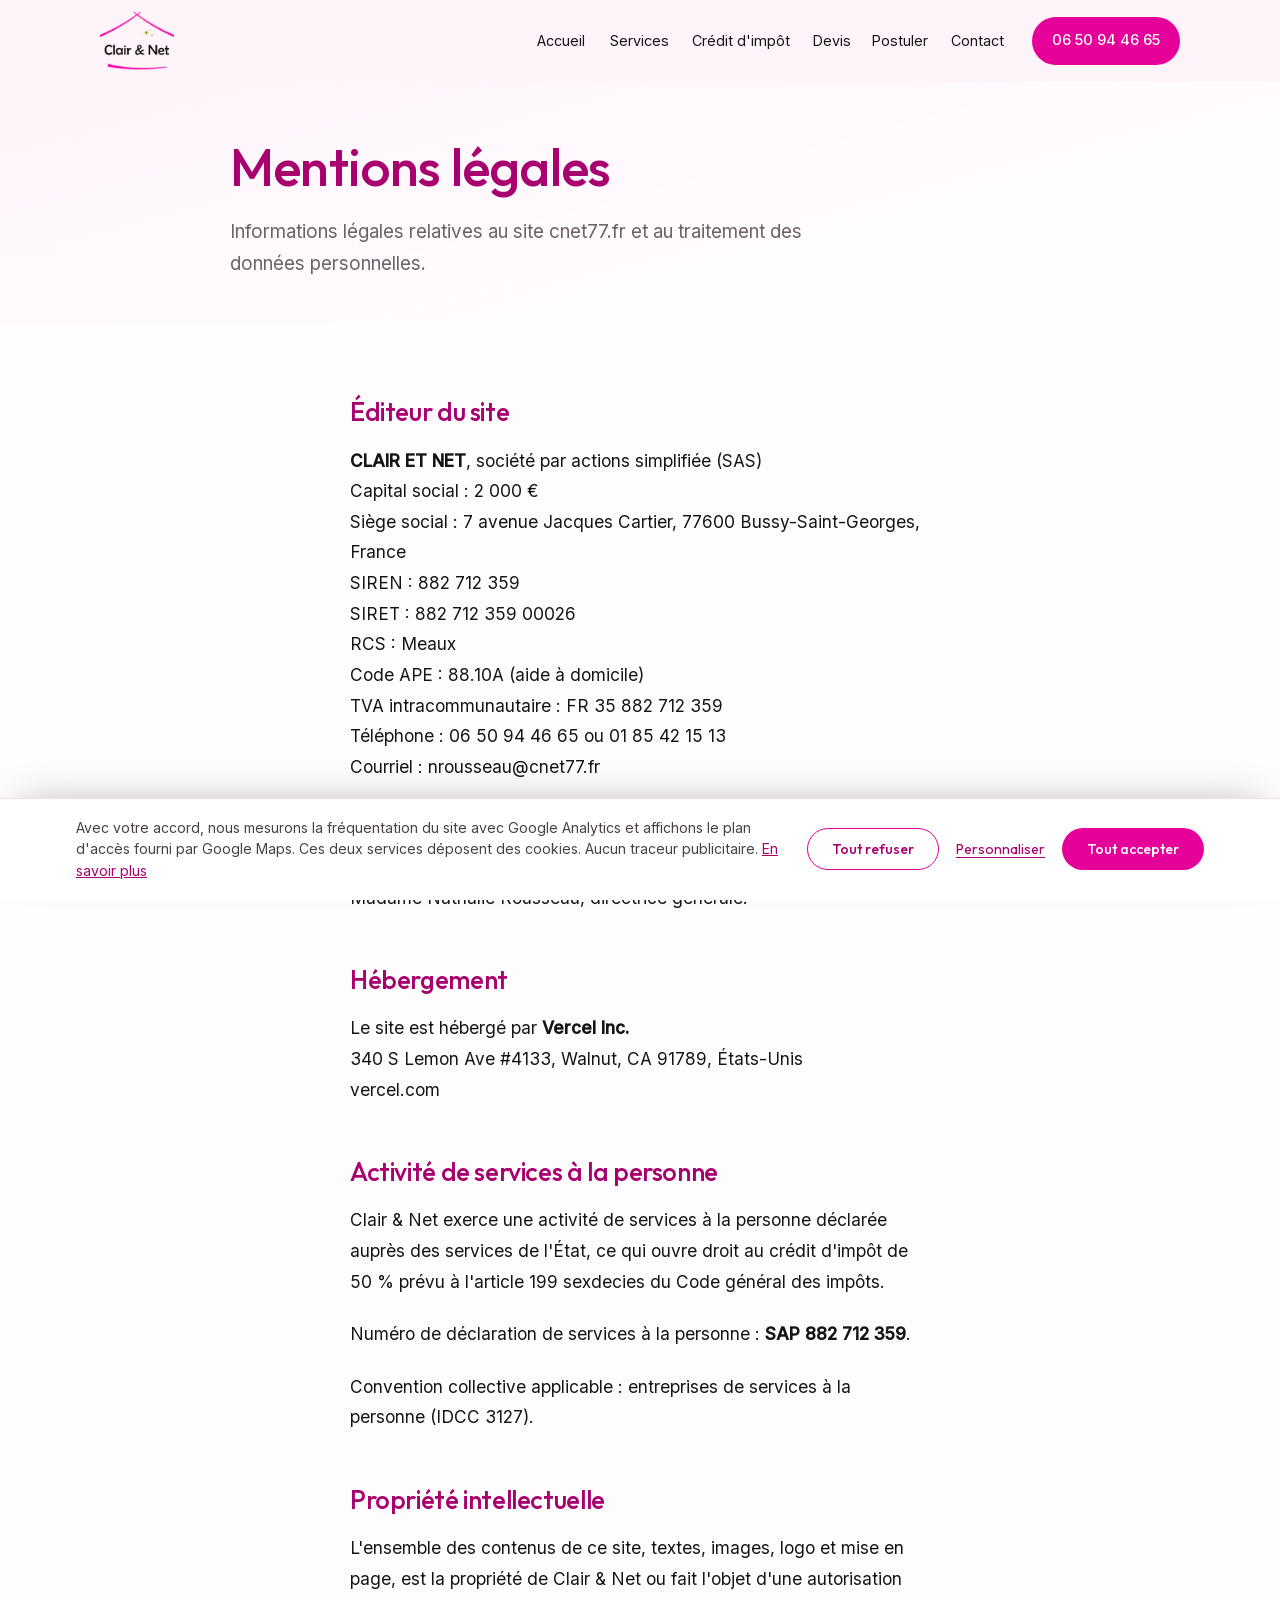
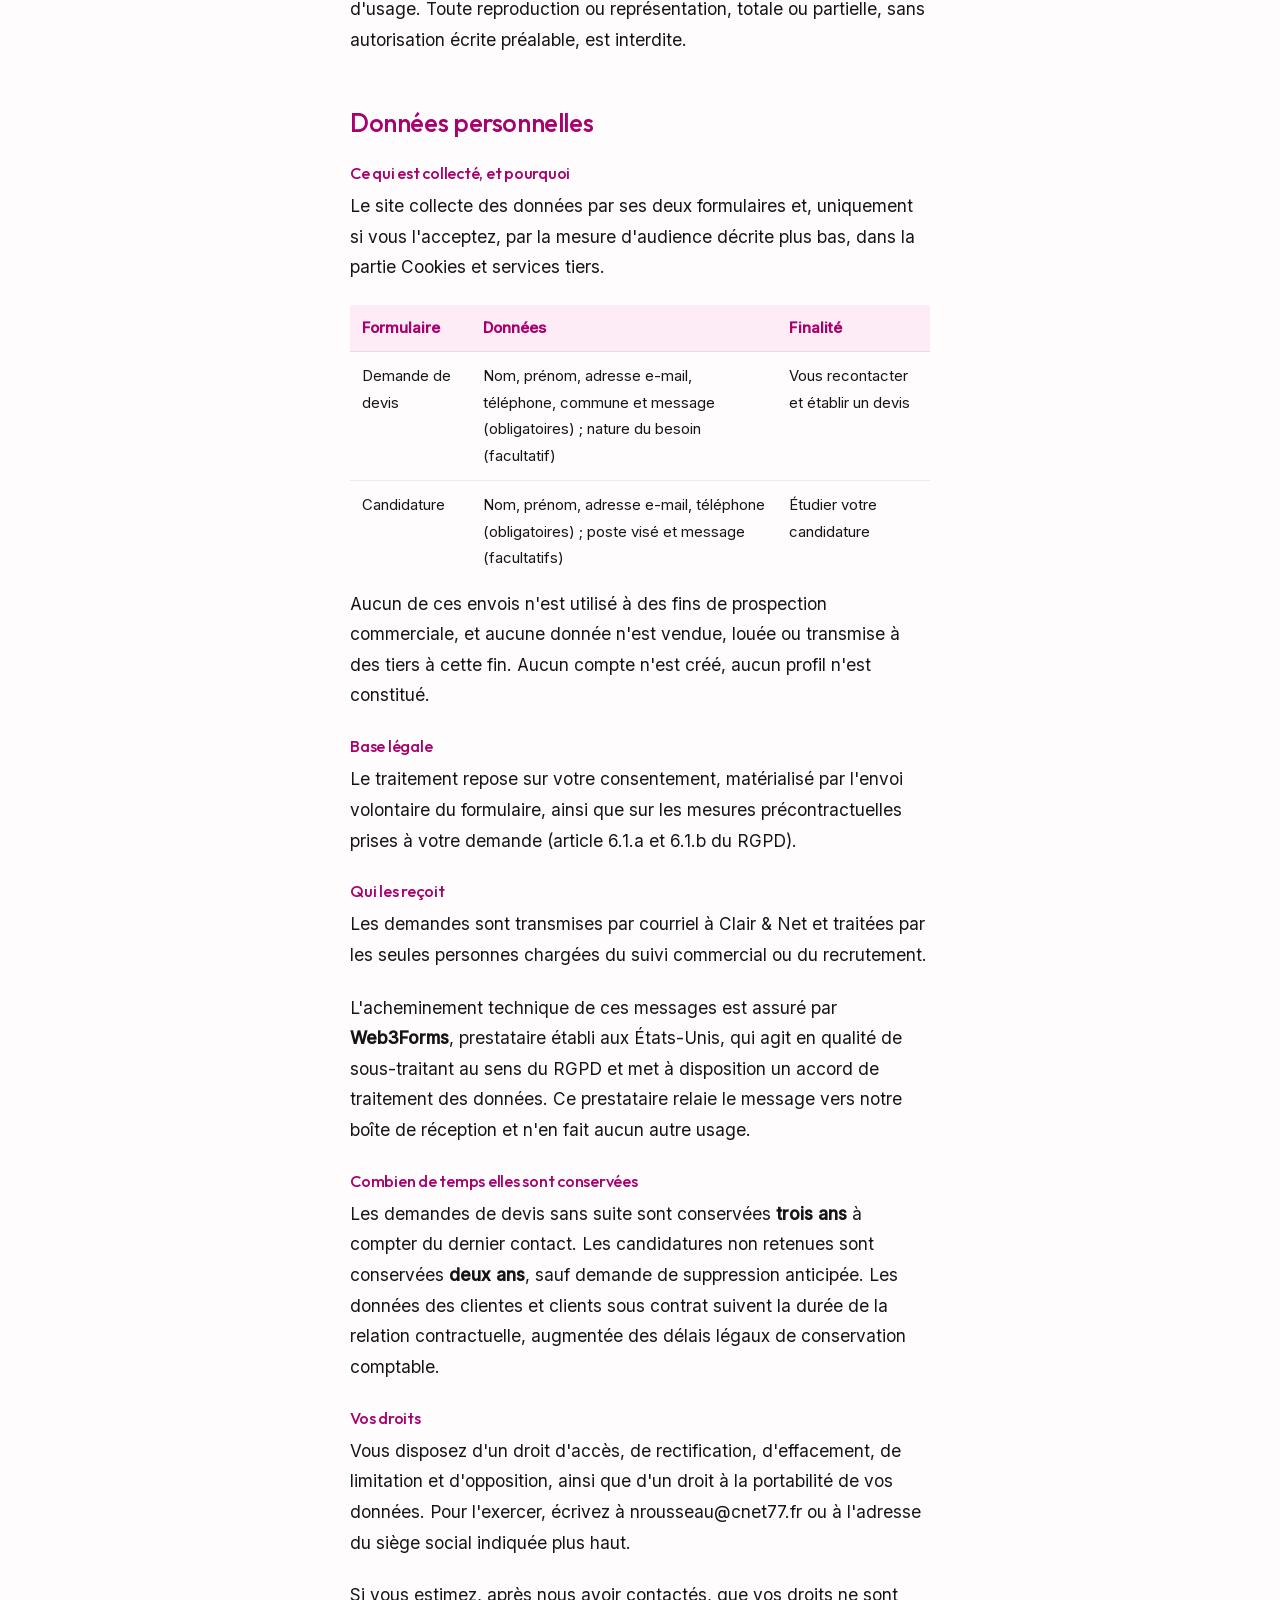
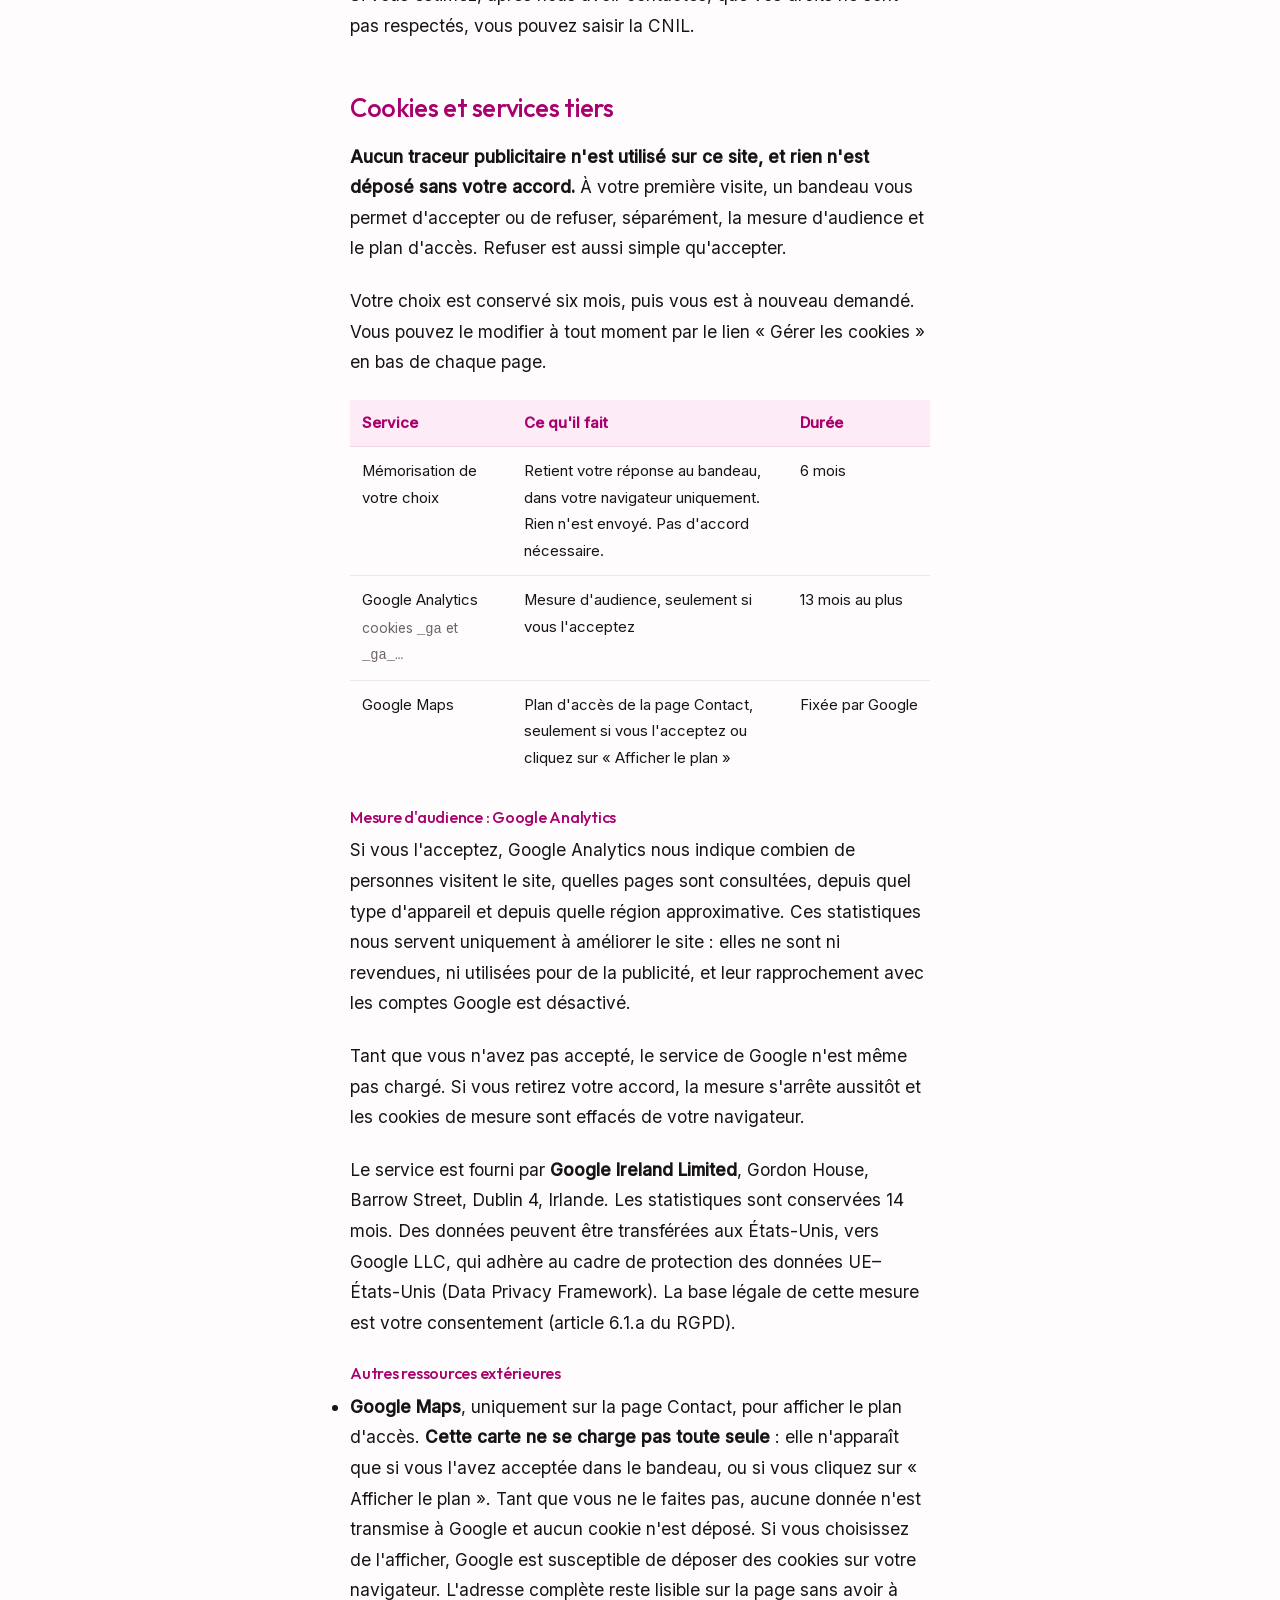
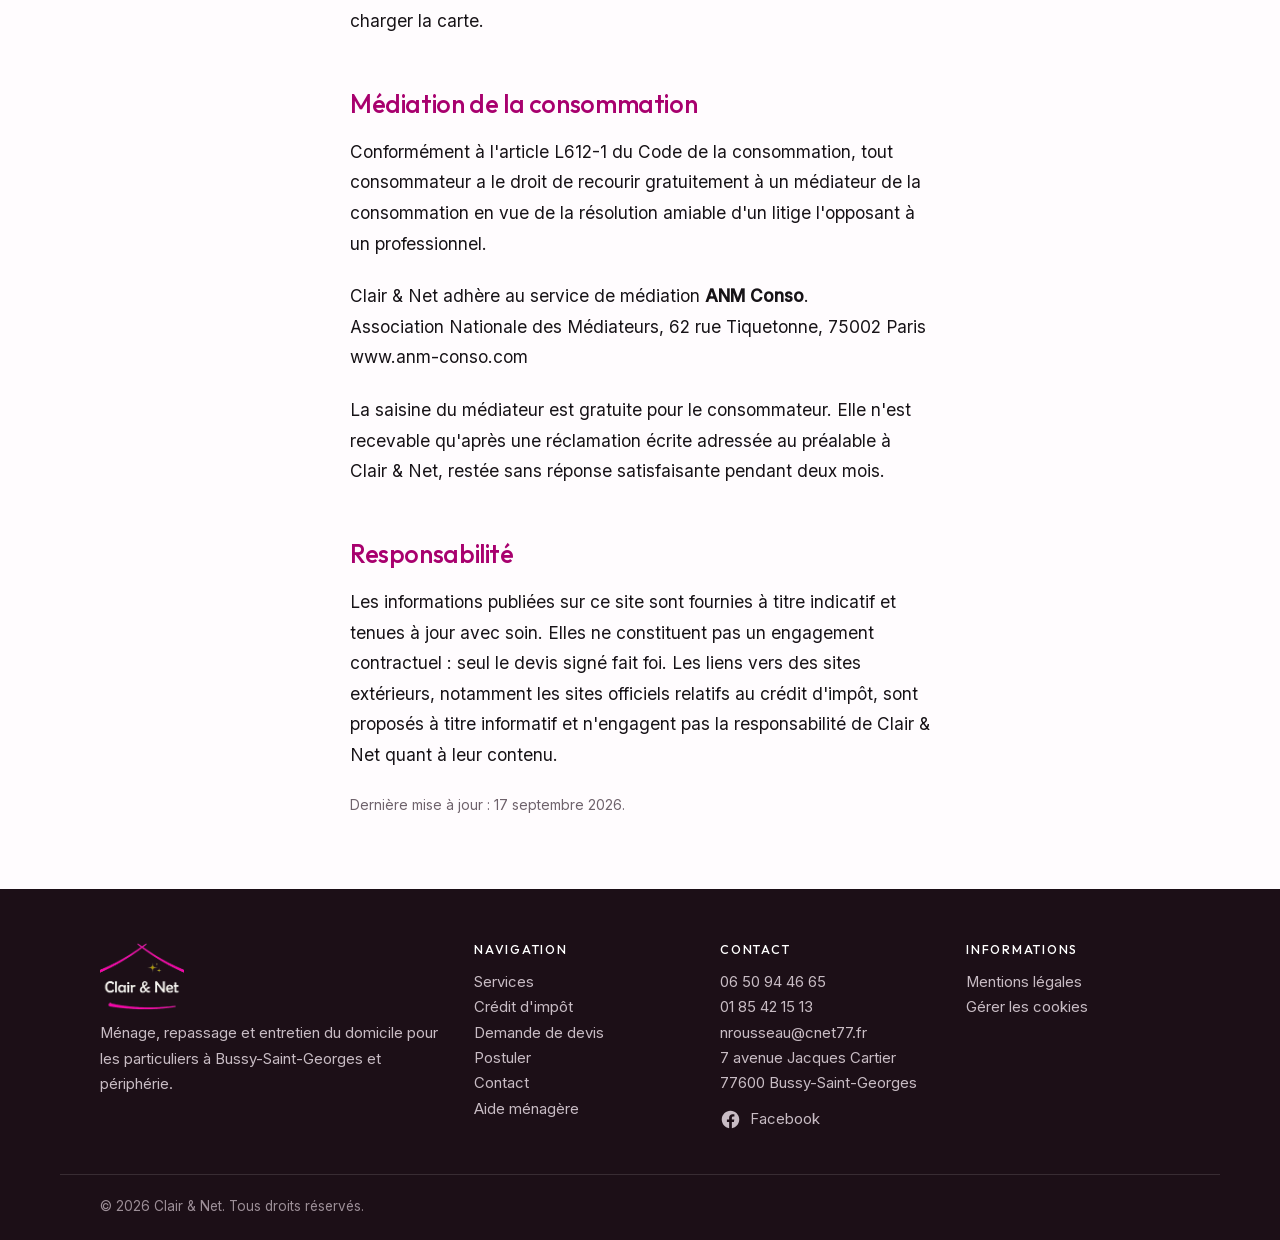
<file: mentions-legales.html>
<!DOCTYPE html>
<html lang="fr">
<head>
<meta charset="UTF-8">
<meta name="viewport" content="width=device-width, initial-scale=1.0">
<title>Mentions légales | Clair &amp; Net</title>
<link rel="icon" href="/favicon.ico" sizes="32x32">
<link rel="icon" href="/favicon-96.png" type="image/png" sizes="96x96">
<link rel="apple-touch-icon" href="/apple-touch-icon.png">
<meta name="theme-color" content="#E6009A">
<meta property="og:type" content="website">
<meta property="og:site_name" content="Clair &amp; Net">
<meta property="og:locale" content="fr_FR">
<meta property="og:title" content="Mentions légales | Clair &amp; Net">
<meta property="og:description" content="Mentions légales du site cnet77.fr : éditeur, hébergeur, propriété intellectuelle, traitement des données personnelles et cookies.">
<meta property="og:url" content="https://cnet77.fr/mentions-legales">
<meta property="og:image" content="https://cnet77.fr/partage.jpg">
<meta property="og:image:width" content="1200">
<meta property="og:image:height" content="630">
<meta name="twitter:card" content="summary_large_image">
<meta name="description" content="Mentions légales du site cnet77.fr : éditeur, hébergeur, propriété intellectuelle, traitement des données personnelles et cookies.">
<link rel="canonical" href="https://cnet77.fr/mentions-legales">
<style>
/* Applique des la lecture du document, avant meme que les feuilles externes
   n'arrivent : sans ca le navigateur affiche une fraction de seconde ses
   styles par defaut, c'est-a-dire des liens bleus soulignes. */
body{margin:0;background:#FBFDFD;font-family:Inter,-apple-system,"Helvetica Neue",Arial,sans-serif;color:#171317}
a{color:inherit;text-decoration:none}
img{max-width:100%;display:block}
.menu,.tel-entete,.marque{text-decoration:none}
</style>
<script src="anim.js"></script>
<link rel="preload" href="/polices/inter-latin.woff2" as="font" type="font/woff2" crossorigin>
<link rel="stylesheet" href="style.css">
<script type="application/ld+json">
{
  "@context": "https://schema.org",
  "@type": "BreadcrumbList",
  "itemListElement": [
    {
      "@type": "ListItem",
      "position": 1,
      "name": "Accueil",
      "item": "https://cnet77.fr/"
    },
    {
      "@type": "ListItem",
      "position": 2,
      "name": "Mentions légales",
      "item": "https://cnet77.fr/mentions-legales"
    }
  ]
}
</script>
</head>
<body>

<header class="entete">
  <div class="wrap entete-in">
    <a href="/" class="marque">
      <img src="logo.webp" alt="Clair &amp; Net" class="marque-logo" width="180" height="145">
    </a>
    <input type="checkbox" id="menuToggle" class="menu-check" aria-label="Ouvrir le menu">
    <nav class="menu" aria-label="Navigation principale">
      <label for="menuToggle" class="fermer-menu" aria-label="Fermer le menu"><span aria-hidden="true">&times;</span></label>
      <a href="/" data-texte="Accueil">Accueil</a>
      <a href="/services" data-texte="Services">Services</a>
      <a href="/credit-impot" data-texte="Crédit d'impôt">Crédit d'impôt</a>
      <a href="/devis" data-texte="Devis">Devis</a>
      <a href="/postuler" data-texte="Postuler">Postuler</a>
      <a href="/contact" data-texte="Contact">Contact</a>
    </nav>
    <a href="tel:0650944665" class="tel-entete">06 50 94 46 65</a>
    <label for="menuToggle" class="burger" aria-label="Menu"><span></span><span></span><span></span></label>
  </div>
</header>

<section class="hero-court">
  <div class="wrap">
    <h1>Mentions légales</h1>
    <p class="chapo">Informations légales relatives au site cnet77.fr et au traitement des données personnelles.</p>
  </div>
</section>

<section class="sec">
  <div class="wrap etroit">

    <h2>Éditeur du site</h2>
    <p>
      <strong>CLAIR ET NET</strong>, société par actions simplifiée (SAS)<br>
      Capital social : 2 000 €<br>
      Siège social : 7 avenue Jacques Cartier, 77600 Bussy-Saint-Georges, France<br>
      SIREN : 882 712 359<br>
      SIRET : 882 712 359 00026<br>
      RCS : Meaux<br>
      Code APE : 88.10A (aide à domicile)<br>
      TVA intracommunautaire : FR 35 882 712 359<br>
      Téléphone : <a href="tel:0650944665">06 50 94 46 65</a> ou <a href="tel:0185421513">01 85 42 15 13</a><br>
      Courriel : <a href="mailto:nrousseau@cnet77.fr">nrousseau@cnet77.fr</a>
    </p>

    <h2>Directeur de la publication</h2>
    <p>Madame Nathalie Rousseau, directrice générale.</p>

    <h2>Hébergement</h2>
    <p>
      Le site est hébergé par <strong>Vercel Inc.</strong><br>
      340 S Lemon Ave #4133, Walnut, CA 91789, États-Unis<br>
      <a href="https://vercel.com" rel="noopener">vercel.com</a>
    </p>

    <h2>Activité de services à la personne</h2>
    <p>
      Clair &amp; Net exerce une activité de services à la personne déclarée auprès
      des services de l'État, ce qui ouvre droit au crédit d'impôt de 50&nbsp;%
      prévu à l'article 199 sexdecies du Code général des impôts.
    </p>
    <p>Numéro de déclaration de services à la personne : <strong>SAP 882 712 359</strong>.</p>
    <p>Convention collective applicable : entreprises de services à la personne (IDCC 3127).</p>

    <h2>Propriété intellectuelle</h2>
    <p>
      L'ensemble des contenus de ce site, textes, images, logo et mise en page, est
      la propriété de Clair &amp; Net ou fait l'objet d'une autorisation d'usage.
      Toute reproduction ou représentation, totale ou partielle, sans autorisation
      écrite préalable, est interdite.
    </p>

    <h2>Données personnelles</h2>

    <h3>Ce qui est collecté, et pourquoi</h3>
    <p>Le site collecte des données par ses deux formulaires et, uniquement si vous
    l'acceptez, par la mesure d'audience décrite plus bas, dans la partie
    <a href="#cookies">Cookies et services tiers</a>.</p>
    <table class="tableau-legal">
      <thead><tr><th>Formulaire</th><th>Données</th><th>Finalité</th></tr></thead>
      <tbody>
        <tr>
          <td>Demande de devis</td>
          <td>Nom, prénom, adresse e-mail, téléphone, commune et message (obligatoires) ; nature du besoin (facultatif)</td>
          <td>Vous recontacter et établir un devis</td>
        </tr>
        <tr>
          <td>Candidature</td>
          <td>Nom, prénom, adresse e-mail, téléphone (obligatoires) ; poste visé et message (facultatifs)</td>
          <td>Étudier votre candidature</td>
        </tr>
      </tbody>
    </table>
    <p>
      Aucun de ces envois n'est utilisé à des fins de prospection commerciale, et
      aucune donnée n'est vendue, louée ou transmise à des tiers à cette fin.
      Aucun compte n'est créé, aucun profil n'est constitué.
    </p>

    <h3>Base légale</h3>
    <p>
      Le traitement repose sur votre consentement, matérialisé par l'envoi
      volontaire du formulaire, ainsi que sur les mesures précontractuelles prises
      à votre demande (article 6.1.a et 6.1.b du RGPD).
    </p>

    <h3>Qui les reçoit</h3>
    <p>
      Les demandes sont transmises par courriel à Clair &amp; Net et traitées par
      les seules personnes chargées du suivi commercial ou du recrutement.
    </p>
    <p>
      L'acheminement technique de ces messages est assuré par
      <strong>Web3Forms</strong>, prestataire établi aux États-Unis, qui agit en
      qualité de sous-traitant au sens du RGPD et met à disposition un accord de
      traitement des données. Ce prestataire relaie le message vers notre boîte
      de réception et n'en fait aucun autre usage.
    </p>

    <h3>Combien de temps elles sont conservées</h3>
    <p>
      Les demandes de devis sans suite sont conservées <strong>trois ans</strong> à
      compter du dernier contact. Les candidatures non retenues sont conservées
      <strong>deux ans</strong>, sauf demande de suppression anticipée. Les données
      des clientes et clients sous contrat suivent la durée de la relation
      contractuelle, augmentée des délais légaux de conservation comptable.
    </p>

    <h3>Vos droits</h3>
    <p>
      Vous disposez d'un droit d'accès, de rectification, d'effacement, de
      limitation et d'opposition, ainsi que d'un droit à la portabilité de vos
      données. Pour l'exercer, écrivez à
      <a href="mailto:nrousseau@cnet77.fr">nrousseau@cnet77.fr</a> ou à l'adresse
      du siège social indiquée plus haut.
    </p>
    <p>
      Si vous estimez, après nous avoir contactés, que vos droits ne sont pas
      respectés, vous pouvez saisir la
      <a href="https://www.cnil.fr" rel="noopener">CNIL</a>.
    </p>

    <h2 id="cookies">Cookies et services tiers</h2>
    <p>
      <strong>Aucun traceur publicitaire n'est utilisé sur ce site, et rien n'est
      déposé sans votre accord.</strong> À votre première visite, un bandeau vous
      permet d'accepter ou de refuser, séparément, la mesure d'audience et le plan
      d'accès. Refuser est aussi simple qu'accepter.
    </p>
    <p>
      Votre choix est conservé six mois, puis vous est à nouveau demandé. Vous
      pouvez le modifier à tout moment par le lien « Gérer les cookies » en bas de
      chaque page.
    </p>

    <table class="tableau-legal cookies">
      <thead><tr><th>Service</th><th>Ce qu'il fait</th><th>Durée</th></tr></thead>
      <tbody>
        <tr>
          <td>Mémorisation de votre choix</td>
          <td>Retient votre réponse au bandeau, dans votre navigateur uniquement. Rien n'est envoyé. Pas d'accord nécessaire.</td>
          <td>6 mois</td>
        </tr>
        <tr>
          <td>Google Analytics<br><span class="fin">cookies <code>_ga</code> et <code>_ga_…</code></span></td>
          <td>Mesure d'audience, seulement si vous l'acceptez</td>
          <td>13 mois au plus</td>
        </tr>
        <tr>
          <td>Google Maps</td>
          <td>Plan d'accès de la page Contact, seulement si vous l'acceptez ou cliquez sur « Afficher le plan »</td>
          <td>Fixée par Google</td>
        </tr>
      </tbody>
    </table>

    <h3>Mesure d'audience : Google Analytics</h3>
    <p>
      Si vous l'acceptez, Google Analytics nous indique combien de personnes
      visitent le site, quelles pages sont consultées, depuis quel type d'appareil
      et depuis quelle région approximative. Ces statistiques nous servent
      uniquement à améliorer le site : elles ne sont ni revendues, ni utilisées
      pour de la publicité, et leur rapprochement avec les comptes Google est
      désactivé.
    </p>
    <p>
      Tant que vous n'avez pas accepté, le service de Google n'est même pas chargé.
      Si vous retirez votre accord, la mesure s'arrête aussitôt et les cookies de
      mesure sont effacés de votre navigateur.
    </p>
    <p>
      Le service est fourni par <strong>Google Ireland Limited</strong>, Gordon
      House, Barrow Street, Dublin 4, Irlande. Les statistiques sont conservées
      14 mois. Des données peuvent être transférées aux États-Unis, vers Google LLC,
      qui adhère au cadre de protection des données UE–États-Unis (Data Privacy
      Framework). La base légale de cette mesure est votre consentement
      (article 6.1.a du RGPD).
    </p>

    <h3>Autres ressources extérieures</h3>
    <ul>
      <li>
        <strong>Google Maps</strong>, uniquement sur la page Contact, pour afficher
        le plan d'accès. <strong>Cette carte ne se charge pas toute seule</strong> :
        elle n'apparaît que si vous l'avez acceptée dans le bandeau, ou si vous
        cliquez sur « Afficher le plan ». Tant que vous ne le faites pas, aucune
        donnée n'est transmise à Google et aucun cookie n'est déposé. Si vous
        choisissez de l'afficher, Google est susceptible de déposer des cookies sur
        votre navigateur. L'adresse complète reste lisible sur la page sans avoir à
        charger la carte.
      </li>
    </ul>

    <h2>Médiation de la consommation</h2>
    <p>
      Conformément à l'article L612-1 du Code de la consommation, tout consommateur
      a le droit de recourir gratuitement à un médiateur de la consommation en vue
      de la résolution amiable d'un litige l'opposant à un professionnel.
    </p>
    <p>
      Clair &amp; Net adhère au service de médiation <strong>ANM Conso</strong>.<br>
      Association Nationale des Médiateurs, 62 rue Tiquetonne, 75002 Paris<br>
      <a href="https://www.anm-conso.com" rel="noopener">www.anm-conso.com</a>
    </p>
    <p>
      La saisine du médiateur est gratuite pour le consommateur. Elle n'est recevable qu'après
      une réclamation écrite adressée au préalable à Clair &amp; Net, restée sans réponse
      satisfaisante pendant deux mois.
    </p>

    <h2>Responsabilité</h2>
    <p>
      Les informations publiées sur ce site sont fournies à titre indicatif et
      tenues à jour avec soin. Elles ne constituent pas un engagement contractuel :
      seul le devis signé fait foi. Les liens vers des sites extérieurs, notamment
      les sites officiels relatifs au crédit d'impôt, sont proposés à titre
      informatif et n'engagent pas la responsabilité de Clair &amp; Net quant à
      leur contenu.
    </p>

    <p class="note">Dernière mise à jour : 17 septembre 2026.</p>

  </div>
</section>

<footer class="pied">
  <div class="wrap pied-grille">
    <div>
      <img src="logo-clair.webp" alt="Clair &amp; Net" class="pied-logo" width="180" height="145">
      <p>Ménage, repassage et entretien du domicile pour les particuliers à Bussy-Saint-Georges et périphérie.</p>
    </div>
    <div>
      <h3>Navigation</h3>
      <p><a href="/services">Services</a><br><a href="/credit-impot">Crédit d'impôt</a><br><a href="/devis">Demande de devis</a><br><a href="/postuler">Postuler</a><br><a href="/contact">Contact</a><br><a href="/femme-de-menage-bussy-saint-georges">Aide ménagère</a></p>
    </div>
    <div>
      <h3>Contact</h3>
      <p><a href="tel:0650944665">06 50 94 46 65</a><br>
      <a href="tel:0185421513">01 85 42 15 13</a><br>
      <a href="mailto:nrousseau@cnet77.fr">nrousseau@cnet77.fr</a><br>
      7 avenue Jacques Cartier<br>
      77600 Bussy-Saint-Georges</p>
      <p class="reseaux"><a href="https://www.facebook.com/p/Clair-Net-61571922407915/" target="_blank" rel="noopener" aria-label="Clair &amp; Net sur Facebook" title="Suivez-nous sur Facebook"><svg viewBox="0 0 24 24" fill="currentColor" aria-hidden="true" focusable="false"><path d="M22 12.06C22 6.5 17.52 2 12 2S2 6.5 2 12.06c0 5.02 3.66 9.18 8.44 9.94v-7.03H7.9v-2.91h2.54V9.85c0-2.52 1.5-3.91 3.77-3.91 1.09 0 2.24.2 2.24.2v2.46h-1.26c-1.24 0-1.63.78-1.63 1.57v1.89h2.78l-.45 2.91h-2.33V22c4.78-.76 8.44-4.92 8.44-9.94z"/></svg><span>Facebook</span></a></p>
    </div>
    <div>
      <h3>Informations</h3>
      <p><a href="/mentions-legales">Mentions légales</a><br><a href="#" data-gerer-cookies>Gérer les cookies</a></p>
    </div>
  </div>
  <div class="wrap pied-bas">
    <span>© 2026 Clair &amp; Net. Tous droits réservés.</span>
  </div>
</footer>
<script src="app.js"></script>
</body>
</html>
</file>
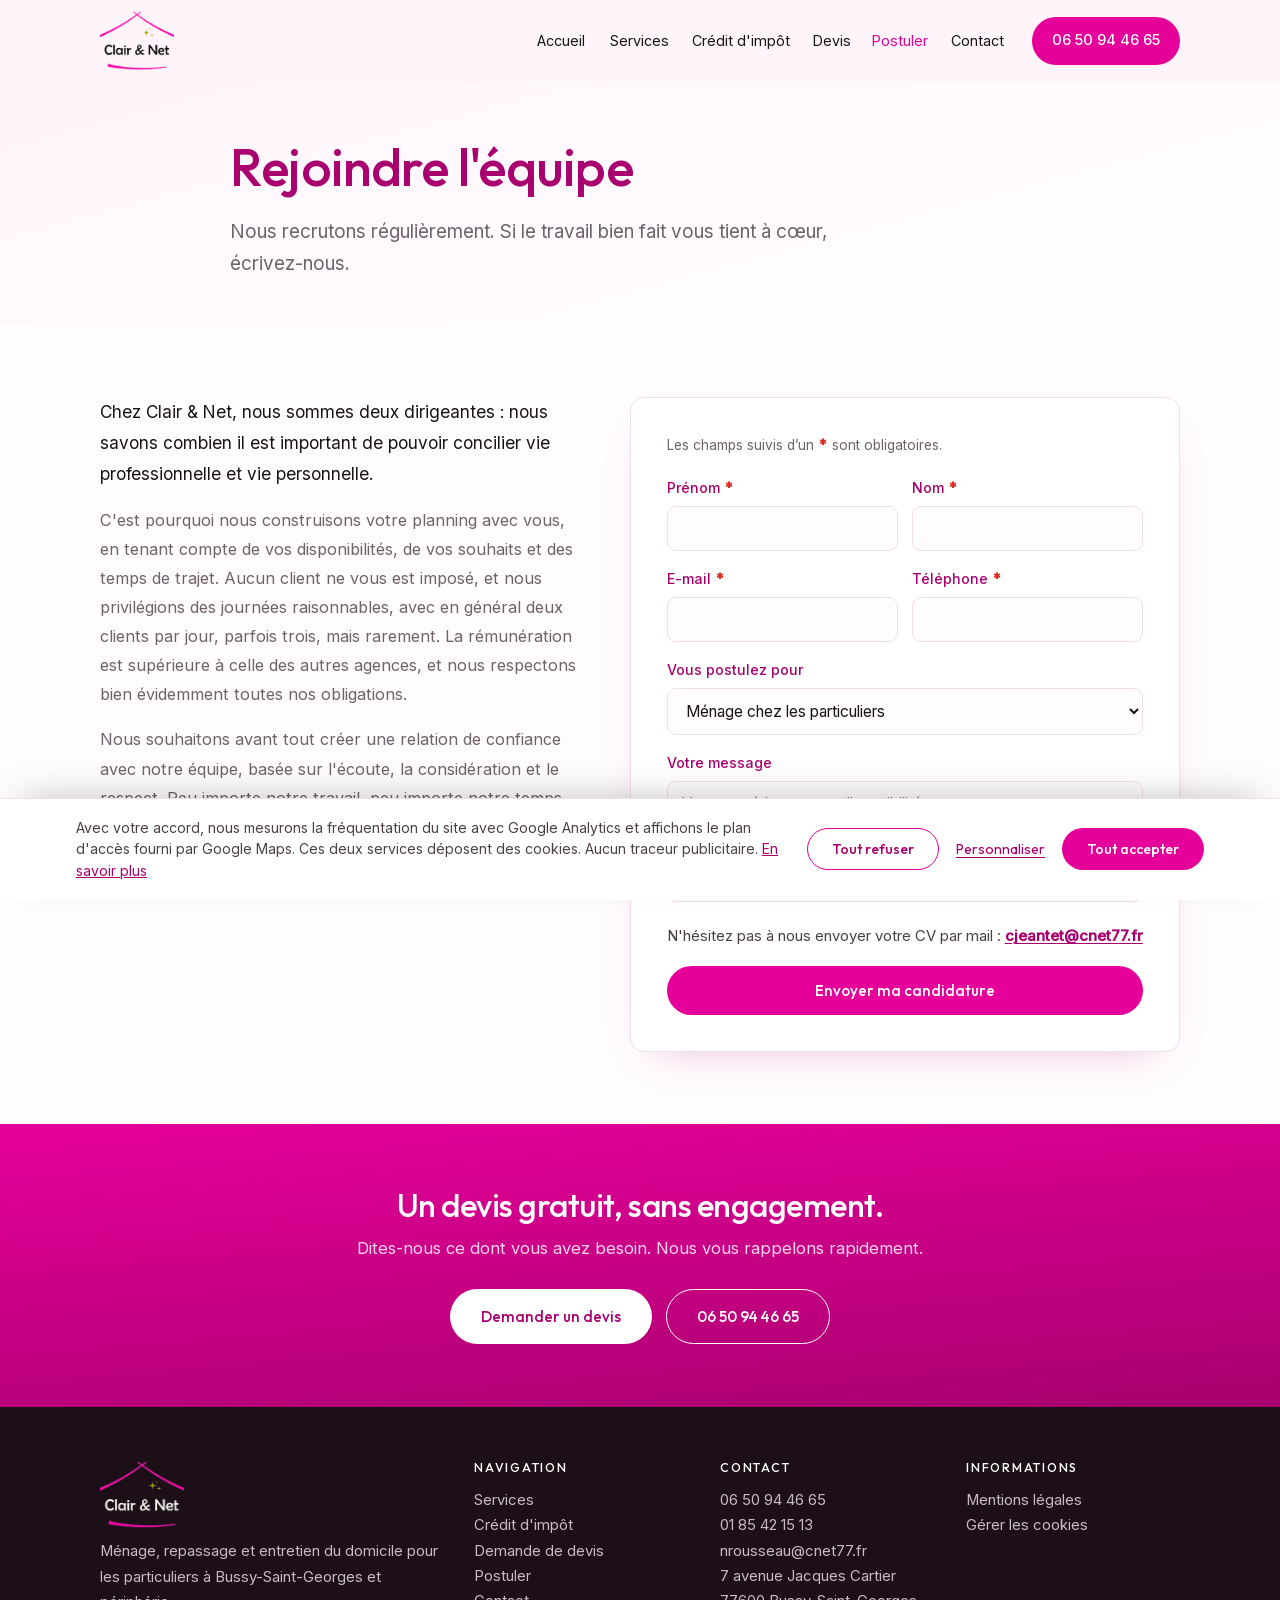
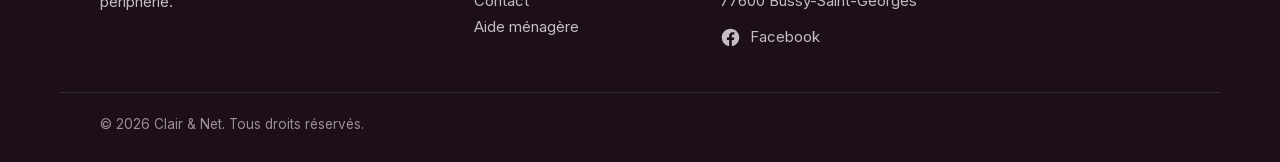
<file: postuler.html>
<!DOCTYPE html>
<html lang="fr">
<head>
<meta charset="UTF-8">
<meta name="viewport" content="width=device-width, initial-scale=1.0">
<title>Recrutement : rejoindre l'équipe | Clair &amp; Net, Bussy-Saint-Georges</title>
<link rel="icon" href="/favicon.ico" sizes="32x32">
<link rel="icon" href="/favicon-96.png" type="image/png" sizes="96x96">
<link rel="apple-touch-icon" href="/apple-touch-icon.png">
<meta name="theme-color" content="#E6009A">
<meta property="og:type" content="website">
<meta property="og:site_name" content="Clair &amp; Net">
<meta property="og:locale" content="fr_FR">
<meta property="og:title" content="Recrutement : rejoindre l'équipe | Clair &amp; Net, Bussy-Saint-Georges">
<meta property="og:description" content="Clair &amp; Net recrute pour le ménage et le repassage à domicile à Bussy-Saint-Georges et dans les communes voisines. Postulez en quelques minutes.">
<meta property="og:url" content="https://cnet77.fr/postuler">
<meta property="og:image" content="https://cnet77.fr/partage.jpg">
<meta property="og:image:width" content="1200">
<meta property="og:image:height" content="630">
<meta name="twitter:card" content="summary_large_image">
<meta name="description" content="Clair &amp; Net recrute pour le ménage et le repassage à domicile à Bussy-Saint-Georges et dans les communes voisines. Postulez en quelques minutes.">
<link rel="canonical" href="https://cnet77.fr/postuler">
<style>
/* Applique des la lecture du document, avant meme que les feuilles externes
   n'arrivent : sans ca le navigateur affiche une fraction de seconde ses
   styles par defaut, c'est-a-dire des liens bleus soulignes. */
body{margin:0;background:#FBFDFD;font-family:Inter,-apple-system,"Helvetica Neue",Arial,sans-serif;color:#171317}
a{color:inherit;text-decoration:none}
img{max-width:100%;display:block}
.menu,.tel-entete,.marque{text-decoration:none}
</style>
<script src="anim.js"></script>
<link rel="preload" href="/polices/inter-latin.woff2" as="font" type="font/woff2" crossorigin>
<link rel="stylesheet" href="style.css">
<script type="application/ld+json">
{
  "@context": "https://schema.org",
  "@type": "HomeAndConstructionBusiness",
  "name": "Clair & Net",
  "description": "Ménage et repassage à domicile pour particuliers à Bussy-Saint-Georges et en Seine-et-Marne.",
  "telephone": "+33650944665",
  "url": "https://cnet77.fr",
  "address": {
    "@type": "PostalAddress",
    "streetAddress": "7 avenue Jacques Cartier",
    "addressLocality": "Bussy-Saint-Georges",
    "postalCode": "77600",
    "addressCountry": "FR"
  },
  "geo": {
    "@type": "GeoCoordinates",
    "latitude": 48.8349044,
    "longitude": 2.7081579
  },
  "areaServed": [
    {
      "@type": "City",
      "name": "Bussy-Saint-Georges"
    },
    {
      "@type": "City",
      "name": "Serris"
    },
    {
      "@type": "City",
      "name": "Chessy"
    },
    {
      "@type": "City",
      "name": "Montévrain"
    },
    {
      "@type": "City",
      "name": "Collégien"
    },
    {
      "@type": "City",
      "name": "Lagny-sur-Marne"
    },
    {
      "@type": "City",
      "name": "Torcy"
    }
  ],
  "openingHoursSpecification": [
    {
      "@type": "OpeningHoursSpecification",
      "dayOfWeek": [
        "Monday",
        "Tuesday",
        "Thursday",
        "Friday"
      ],
      "opens": "09:00",
      "closes": "19:00"
    },
    {
      "@type": "OpeningHoursSpecification",
      "dayOfWeek": "Wednesday",
      "opens": "09:00",
      "closes": "12:00"
    }
  ],
  "@id": "https://cnet77.fr/#entreprise",
  "image": "https://cnet77.fr/partage.jpg",
  "logo": "https://cnet77.fr/logo.png",
  "email": "nrousseau@cnet77.fr",
  "foundingDate": "2020",
  "knowsLanguage": "fr",
  "hasMap": "https://www.google.com/maps?cid=3300499061087602937",
  "sameAs": [
    "https://www.google.com/maps?cid=3300499061087602937",
    "https://www.facebook.com/p/Clair-Net-61571922407915/"
  ],
  "hasOfferCatalog": {
    "@type": "OfferCatalog",
    "name": "Prestations",
    "itemListElement": [
      {
        "@type": "Offer",
        "itemOffered": {
          "@type": "Service",
          "name": "Ménage à domicile",
          "areaServed": {
            "@type": "City",
            "name": "Bussy-Saint-Georges"
          },
          "provider": {
            "@id": "https://cnet77.fr/#entreprise"
          }
        }
      },
      {
        "@type": "Offer",
        "itemOffered": {
          "@type": "Service",
          "name": "Grand nettoyage",
          "areaServed": {
            "@type": "City",
            "name": "Bussy-Saint-Georges"
          },
          "provider": {
            "@id": "https://cnet77.fr/#entreprise"
          }
        }
      },
      {
        "@type": "Offer",
        "itemOffered": {
          "@type": "Service",
          "name": "Ménage d'emménagement et de déménagement",
          "areaServed": {
            "@type": "City",
            "name": "Bussy-Saint-Georges"
          },
          "provider": {
            "@id": "https://cnet77.fr/#entreprise"
          }
        }
      },
      {
        "@type": "Offer",
        "itemOffered": {
          "@type": "Service",
          "name": "Remise en état après travaux",
          "areaServed": {
            "@type": "City",
            "name": "Bussy-Saint-Georges"
          },
          "provider": {
            "@id": "https://cnet77.fr/#entreprise"
          }
        }
      },
      {
        "@type": "Offer",
        "itemOffered": {
          "@type": "Service",
          "name": "Repassage à domicile",
          "areaServed": {
            "@type": "City",
            "name": "Bussy-Saint-Georges"
          },
          "provider": {
            "@id": "https://cnet77.fr/#entreprise"
          }
        }
      },
      {
        "@type": "Offer",
        "itemOffered": {
          "@type": "Service",
          "name": "Nettoyage des vitres",
          "areaServed": {
            "@type": "City",
            "name": "Bussy-Saint-Georges"
          },
          "provider": {
            "@id": "https://cnet77.fr/#entreprise"
          }
        }
      }
    ]
  }
}
</script>
<script type="application/ld+json">
{
  "@context": "https://schema.org",
  "@type": "BreadcrumbList",
  "itemListElement": [
    {
      "@type": "ListItem",
      "position": 1,
      "name": "Accueil",
      "item": "https://cnet77.fr/"
    },
    {
      "@type": "ListItem",
      "position": 2,
      "name": "Postuler",
      "item": "https://cnet77.fr/postuler"
    }
  ]
}
</script>
</head>
<body>

<a href="#contenu" class="saut">Aller au contenu</a>

<header class="entete">
  <div class="wrap entete-in">
    <a href="/" class="marque">
      <img src="logo.webp" alt="Clair &amp; Net" class="marque-logo" width="180" height="145">
    </a>
    <input type="checkbox" id="menuToggle" class="menu-check" aria-label="Ouvrir le menu">
    <nav class="menu" aria-label="Navigation principale">
      <label for="menuToggle" class="fermer-menu" aria-label="Fermer le menu"><span aria-hidden="true">&times;</span></label>
      <a href="/" data-texte="Accueil">Accueil</a>
      <a href="/services" data-texte="Services">Services</a>
      <a href="/credit-impot" data-texte="Crédit d'impôt">Crédit d'impôt</a>
      <a href="/devis" data-texte="Devis">Devis</a>
      <a href="/postuler" class="actif" aria-current="page" data-texte="Postuler">Postuler</a>
      <a href="/contact" data-texte="Contact">Contact</a>
    </nav>
    <a href="tel:0650944665" class="tel-entete">06 50 94 46 65</a>
    <label for="menuToggle" class="burger" aria-label="Menu"><span></span><span></span><span></span></label>
  </div>
</header>

<section class="hero-court">
  <div class="wrap">
    <h1>Rejoindre l'équipe</h1>
    <p class="chapo">Nous recrutons régulièrement. Si le travail bien fait vous tient à cœur, écrivez-nous.</p>
  </div>
</section>

<main id="contenu">

<section class="sec">
  <div class="wrap grille-form">
    <div class="texte-postuler">
      <p>Chez Clair &amp; Net, nous sommes deux dirigeantes : nous savons combien il est important de pouvoir concilier vie professionnelle et vie personnelle.</p>
      <p>C'est pourquoi nous construisons votre planning avec vous, en tenant compte de vos disponibilités, de vos souhaits et des temps de trajet. Aucun client ne vous est imposé, et nous privilégions des journées raisonnables, avec en général deux clients par jour, parfois trois, mais rarement. La rémunération est supérieure à celle des autres agences, et nous respectons bien évidemment toutes nos obligations.</p>
      <p>Nous souhaitons avant tout créer une relation de confiance avec notre équipe, basée sur l'écoute, la considération et le respect. Peu importe notre travail, peu importe notre temps de travail : nous sommes toutes dans le même bateau.</p>
    </div>
    <div class="bloc-form">
      <form class="formulaire" data-endpoint="https://api.web3forms.com/submit" data-sujet="Candidature">
        <input type="hidden" name="access_key" value="5aab43db-652b-4fed-bccd-5de626b9eb0a">
        <input type="hidden" name="subject" value="Candidature - site Clair &amp; Net">
        <input type="hidden" name="from_name" value="Site Clair &amp; Net">
        <p class="legende-obl">Les champs suivis d’un <abbr class="obl" title="Champ obligatoire">*</abbr> sont obligatoires.</p>
        <div class="duo-champs">
          <label>Prénom <abbr class="obl" title="Champ obligatoire">*</abbr> <input type="text" name="prenom" required></label>
          <label>Nom <abbr class="obl" title="Champ obligatoire">*</abbr> <input type="text" name="nom" required></label>
        </div>
        <div class="duo-champs">
          <label>E-mail <abbr class="obl" title="Champ obligatoire">*</abbr> <input type="email" name="email" required></label>
          <label>Téléphone <abbr class="obl" title="Champ obligatoire">*</abbr> <input type="tel" name="telephone" required></label>
        </div>
        <label>Vous postulez pour
          <select name="poste">
            <option>Ménage chez les particuliers</option>
            <option>Ménage dans des bureaux</option>
          </select>
        </label>
        <label>Votre message <textarea name="message" rows="5" placeholder="Votre expérience, vos disponibilités, votre secteur…"></textarea></label>
        <p class="piege" aria-hidden="true">
          <label>Ne remplissez pas ce champ <input type="checkbox" name="botcheck" tabindex="-1" autocomplete="off"></label>
        </p>

        <p class="msg-champs" role="alert" hidden></p>
        <p class="envoi-cv">N'hésitez pas à nous envoyer votre CV par mail : <a href="mailto:cjeantet@cnet77.fr">cjeantet@cnet77.fr</a></p>
        <button type="submit" class="btn btn-plein large">Envoyer ma candidature</button>
        <p class="msg-ok" hidden>Merci, votre candidature est bien partie. Nous vous répondrons rapidement.</p>
        <p class="msg-ko" hidden>L'envoi n'a pas fonctionné. Écrivez-nous à <a href="mailto:nrousseau@cnet77.fr">nrousseau@cnet77.fr</a>.</p>
      </form>
    </div>
  </div>
</section>

</main>

<section class="bande-cta">
  <div class="wrap">
    <h2>Un devis gratuit, sans engagement.</h2>
    <p>Dites-nous ce dont vous avez besoin. Nous vous rappelons rapidement.</p>
    <div class="cta-duo">
      <a href="/devis" class="btn btn-plein">Demander un devis</a>
      <a href="tel:0650944665" class="btn btn-ligne">06 50 94 46 65</a>
    </div>
  </div>
</section>

<footer class="pied">
  <div class="wrap pied-grille">
    <div>
      <img src="logo-clair.webp" alt="Clair &amp; Net" class="pied-logo" width="180" height="145">
      <p>Ménage, repassage et entretien du domicile pour les particuliers à Bussy-Saint-Georges et périphérie.</p>
    </div>
    <div>
      <h3>Navigation</h3>
      <p><a href="/services">Services</a><br><a href="/credit-impot">Crédit d'impôt</a><br><a href="/devis">Demande de devis</a><br><a href="/postuler">Postuler</a><br><a href="/contact">Contact</a><br><a href="/femme-de-menage-bussy-saint-georges">Aide ménagère</a></p>
    </div>
    <div>
      <h3>Contact</h3>
      <p><a href="tel:0650944665">06 50 94 46 65</a><br>
      <a href="tel:0185421513">01 85 42 15 13</a><br>
      <a href="mailto:nrousseau@cnet77.fr">nrousseau@cnet77.fr</a><br>
      7 avenue Jacques Cartier<br>
      77600 Bussy-Saint-Georges</p>
      <p class="reseaux"><a href="https://www.facebook.com/p/Clair-Net-61571922407915/" target="_blank" rel="noopener" aria-label="Clair &amp; Net sur Facebook" title="Suivez-nous sur Facebook"><svg viewBox="0 0 24 24" fill="currentColor" aria-hidden="true" focusable="false"><path d="M22 12.06C22 6.5 17.52 2 12 2S2 6.5 2 12.06c0 5.02 3.66 9.18 8.44 9.94v-7.03H7.9v-2.91h2.54V9.85c0-2.52 1.5-3.91 3.77-3.91 1.09 0 2.24.2 2.24.2v2.46h-1.26c-1.24 0-1.63.78-1.63 1.57v1.89h2.78l-.45 2.91h-2.33V22c4.78-.76 8.44-4.92 8.44-9.94z"/></svg><span>Facebook</span></a></p>
    </div>
    <div>
      <h3>Informations</h3>
      <p><a href="/mentions-legales">Mentions légales</a><br><a href="#" data-gerer-cookies>Gérer les cookies</a></p>
    </div>
  </div>
  <div class="wrap pied-bas">
    <span>© 2026 Clair &amp; Net. Tous droits réservés.</span>
  </div>
</footer>

<script src="app.js"></script>
</body>
</html>
</file>
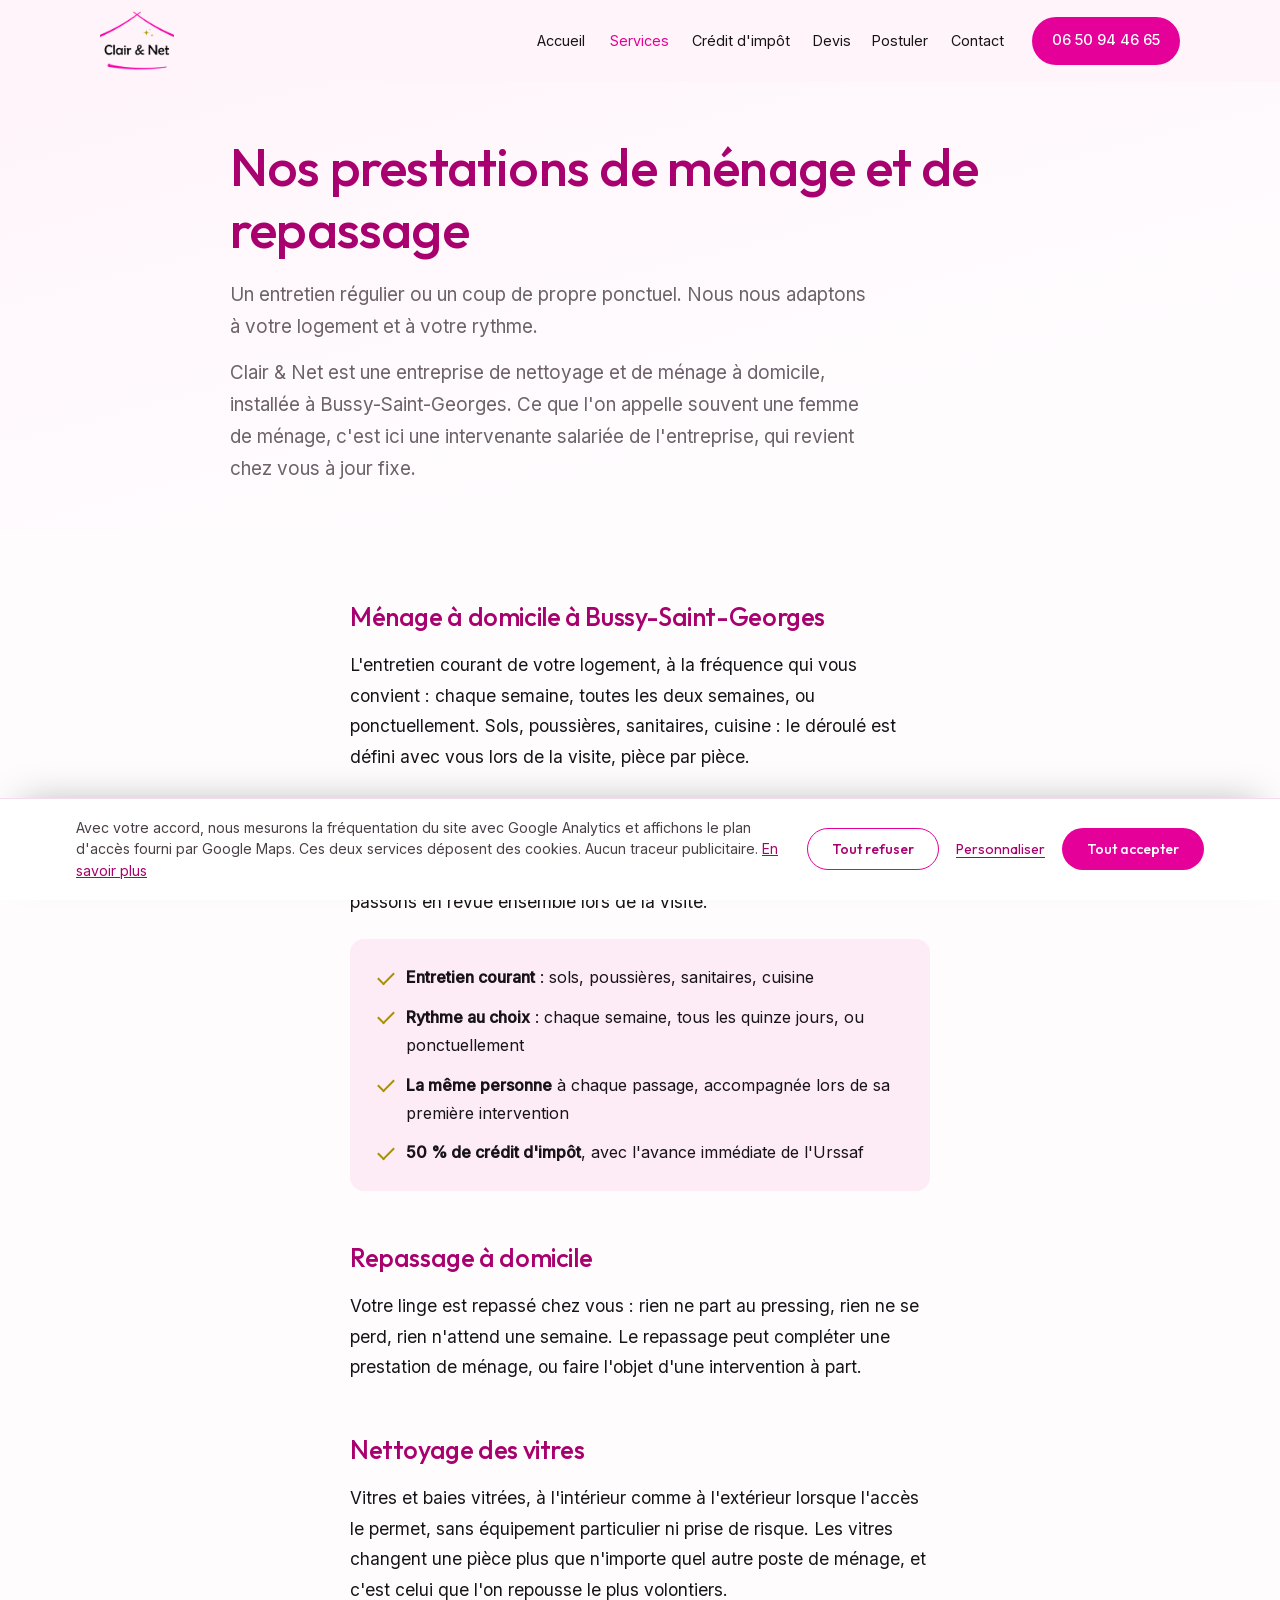
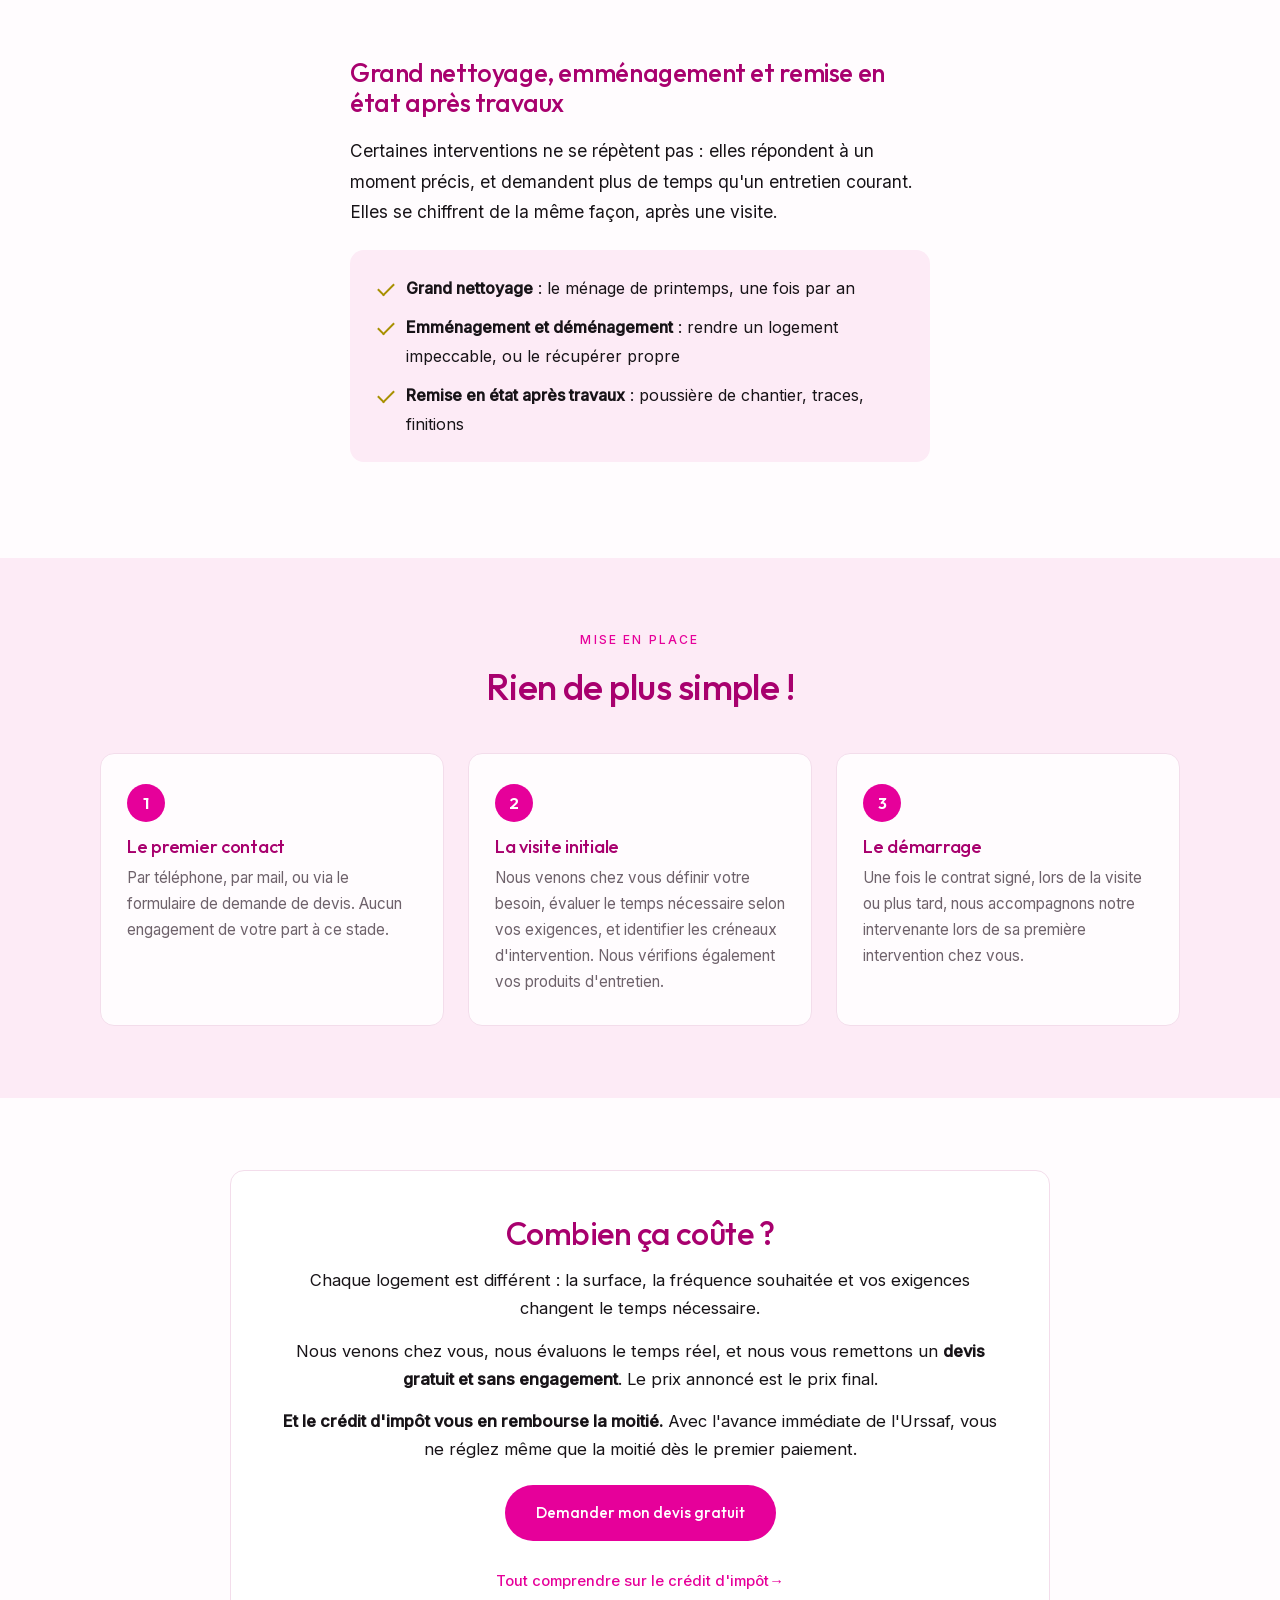
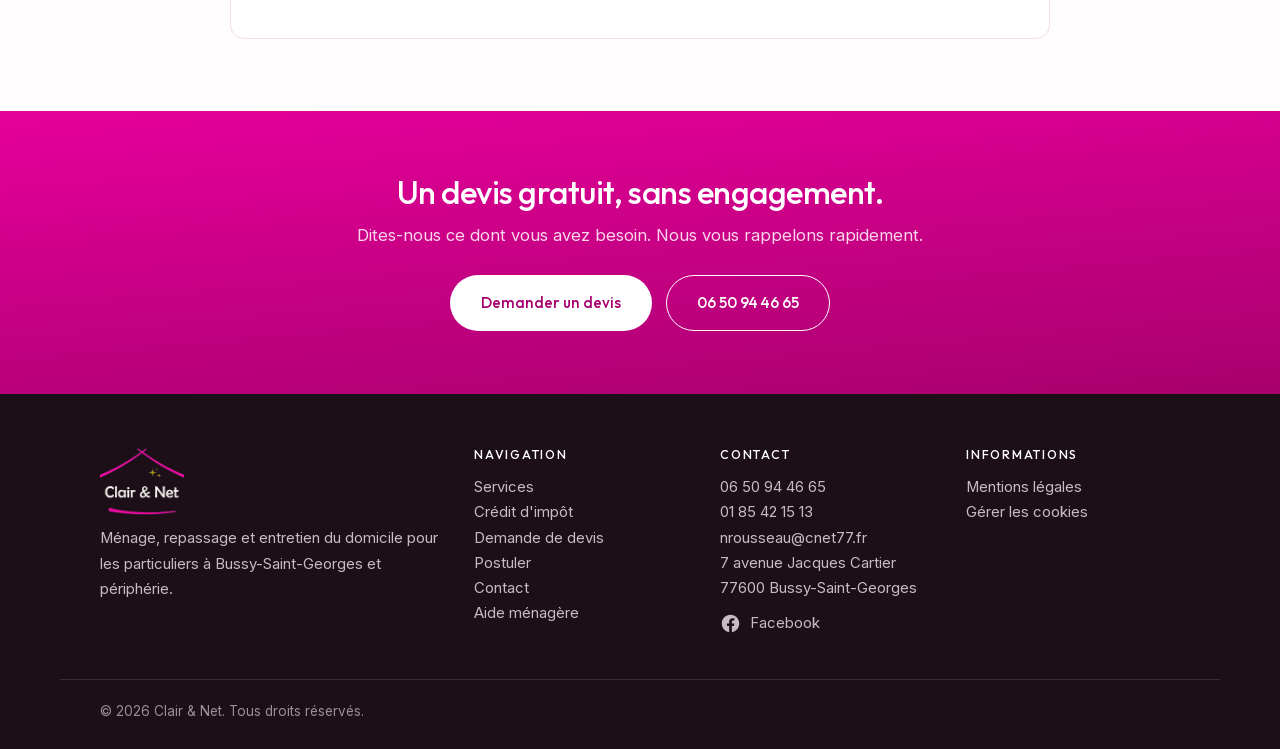
<file: services.html>
<!DOCTYPE html>
<html lang="fr">
<head>
<meta charset="UTF-8">
<meta name="viewport" content="width=device-width, initial-scale=1.0">
<title>Ménage, repassage et nettoyage de vitres à Bussy-Saint-Georges | Clair &amp; Net</title>
<link rel="icon" href="/favicon.ico" sizes="32x32">
<link rel="icon" href="/favicon-96.png" type="image/png" sizes="96x96">
<link rel="apple-touch-icon" href="/apple-touch-icon.png">
<meta name="theme-color" content="#E6009A">
<meta property="og:type" content="website">
<meta property="og:site_name" content="Clair &amp; Net">
<meta property="og:locale" content="fr_FR">
<meta property="og:title" content="Ménage, repassage et nettoyage de vitres à Bussy-Saint-Georges | Clair &amp; Net">
<meta property="og:description" content="Ménage à domicile, grand nettoyage, remise en état après travaux, repassage et vitres à Bussy-Saint-Georges. Ce qui est inclus, et comment nous intervenons.">
<meta property="og:url" content="https://cnet77.fr/services">
<meta property="og:image" content="https://cnet77.fr/partage.jpg">
<meta property="og:image:width" content="1200">
<meta property="og:image:height" content="630">
<meta name="twitter:card" content="summary_large_image">
<meta name="description" content="Ménage à domicile, grand nettoyage, remise en état après travaux, repassage et vitres à Bussy-Saint-Georges. Ce qui est inclus, et comment nous intervenons.">
<link rel="canonical" href="https://cnet77.fr/services">
<style>
/* Applique des la lecture du document, avant meme que les feuilles externes
   n'arrivent : sans ca le navigateur affiche une fraction de seconde ses
   styles par defaut, c'est-a-dire des liens bleus soulignes. */
body{margin:0;background:#FBFDFD;font-family:Inter,-apple-system,"Helvetica Neue",Arial,sans-serif;color:#171317}
a{color:inherit;text-decoration:none}
img{max-width:100%;display:block}
.menu,.tel-entete,.marque{text-decoration:none}
</style>
<script src="anim.js"></script>
<link rel="preload" href="/polices/inter-latin.woff2" as="font" type="font/woff2" crossorigin>
<link rel="stylesheet" href="style.css">
<script type="application/ld+json">
{
  "@context": "https://schema.org",
  "@type": "HomeAndConstructionBusiness",
  "name": "Clair & Net",
  "description": "Ménage et repassage à domicile pour particuliers à Bussy-Saint-Georges et en Seine-et-Marne.",
  "telephone": "+33650944665",
  "url": "https://cnet77.fr",
  "address": {
    "@type": "PostalAddress",
    "streetAddress": "7 avenue Jacques Cartier",
    "addressLocality": "Bussy-Saint-Georges",
    "postalCode": "77600",
    "addressCountry": "FR"
  },
  "geo": {
    "@type": "GeoCoordinates",
    "latitude": 48.8349044,
    "longitude": 2.7081579
  },
  "areaServed": [
    {
      "@type": "City",
      "name": "Bussy-Saint-Georges"
    },
    {
      "@type": "City",
      "name": "Serris"
    },
    {
      "@type": "City",
      "name": "Chessy"
    },
    {
      "@type": "City",
      "name": "Montévrain"
    },
    {
      "@type": "City",
      "name": "Collégien"
    },
    {
      "@type": "City",
      "name": "Lagny-sur-Marne"
    },
    {
      "@type": "City",
      "name": "Torcy"
    }
  ],
  "openingHoursSpecification": [
    {
      "@type": "OpeningHoursSpecification",
      "dayOfWeek": [
        "Monday",
        "Tuesday",
        "Thursday",
        "Friday"
      ],
      "opens": "09:00",
      "closes": "19:00"
    },
    {
      "@type": "OpeningHoursSpecification",
      "dayOfWeek": "Wednesday",
      "opens": "09:00",
      "closes": "12:00"
    }
  ],
  "@id": "https://cnet77.fr/#entreprise",
  "image": "https://cnet77.fr/partage.jpg",
  "logo": "https://cnet77.fr/logo.png",
  "email": "nrousseau@cnet77.fr",
  "foundingDate": "2020",
  "knowsLanguage": "fr",
  "hasMap": "https://www.google.com/maps?cid=3300499061087602937",
  "sameAs": [
    "https://www.google.com/maps?cid=3300499061087602937",
    "https://www.facebook.com/p/Clair-Net-61571922407915/"
  ],
  "hasOfferCatalog": {
    "@type": "OfferCatalog",
    "name": "Prestations",
    "itemListElement": [
      {
        "@type": "Offer",
        "itemOffered": {
          "@type": "Service",
          "name": "Ménage à domicile",
          "areaServed": {
            "@type": "City",
            "name": "Bussy-Saint-Georges"
          },
          "provider": {
            "@id": "https://cnet77.fr/#entreprise"
          }
        }
      },
      {
        "@type": "Offer",
        "itemOffered": {
          "@type": "Service",
          "name": "Grand nettoyage",
          "areaServed": {
            "@type": "City",
            "name": "Bussy-Saint-Georges"
          },
          "provider": {
            "@id": "https://cnet77.fr/#entreprise"
          }
        }
      },
      {
        "@type": "Offer",
        "itemOffered": {
          "@type": "Service",
          "name": "Ménage d'emménagement et de déménagement",
          "areaServed": {
            "@type": "City",
            "name": "Bussy-Saint-Georges"
          },
          "provider": {
            "@id": "https://cnet77.fr/#entreprise"
          }
        }
      },
      {
        "@type": "Offer",
        "itemOffered": {
          "@type": "Service",
          "name": "Remise en état après travaux",
          "areaServed": {
            "@type": "City",
            "name": "Bussy-Saint-Georges"
          },
          "provider": {
            "@id": "https://cnet77.fr/#entreprise"
          }
        }
      },
      {
        "@type": "Offer",
        "itemOffered": {
          "@type": "Service",
          "name": "Repassage à domicile",
          "areaServed": {
            "@type": "City",
            "name": "Bussy-Saint-Georges"
          },
          "provider": {
            "@id": "https://cnet77.fr/#entreprise"
          }
        }
      },
      {
        "@type": "Offer",
        "itemOffered": {
          "@type": "Service",
          "name": "Nettoyage des vitres",
          "areaServed": {
            "@type": "City",
            "name": "Bussy-Saint-Georges"
          },
          "provider": {
            "@id": "https://cnet77.fr/#entreprise"
          }
        }
      }
    ]
  }
}
</script>
<script type="application/ld+json">
{
  "@context": "https://schema.org",
  "@type": "BreadcrumbList",
  "itemListElement": [
    {
      "@type": "ListItem",
      "position": 1,
      "name": "Accueil",
      "item": "https://cnet77.fr/"
    },
    {
      "@type": "ListItem",
      "position": 2,
      "name": "Nos services",
      "item": "https://cnet77.fr/services"
    }
  ]
}
</script>
</head>
<body>

<a href="#contenu" class="saut">Aller au contenu</a>

<header class="entete">
  <div class="wrap entete-in">
    <a href="/" class="marque">
      <img src="logo.webp" alt="Clair &amp; Net" class="marque-logo" width="180" height="145">
    </a>
    <input type="checkbox" id="menuToggle" class="menu-check" aria-label="Ouvrir le menu">
    <nav class="menu" aria-label="Navigation principale">
      <label for="menuToggle" class="fermer-menu" aria-label="Fermer le menu"><span aria-hidden="true">&times;</span></label>
      <a href="/" data-texte="Accueil">Accueil</a>
      <a href="/services" class="actif" aria-current="page" data-texte="Services">Services</a>
      <a href="/credit-impot" data-texte="Crédit d'impôt">Crédit d'impôt</a>
      <a href="/devis" data-texte="Devis">Devis</a>
      <a href="/postuler" data-texte="Postuler">Postuler</a>
      <a href="/contact" data-texte="Contact">Contact</a>
    </nav>
    <a href="tel:0650944665" class="tel-entete">06 50 94 46 65</a>
    <label for="menuToggle" class="burger" aria-label="Menu"><span></span><span></span><span></span></label>
  </div>
</header>

<section class="hero-court">
  <div class="wrap">
    <h1>Nos prestations de ménage et de repassage</h1>
    <p class="chapo">Un entretien régulier ou un coup de propre ponctuel. Nous nous adaptons à votre logement et à votre rythme.</p>
    <p class="chapo">Clair &amp; Net est une entreprise de nettoyage et de ménage à domicile, installée à Bussy-Saint-Georges. Ce que l'on appelle souvent une femme de ménage, c'est ici une intervenante salariée de l'entreprise, qui revient chez vous à jour fixe.</p>
  </div>
</section>

<main id="contenu">

<section class="sec">
  <div class="wrap etroit">

    <h2>Ménage à domicile à Bussy-Saint-Georges</h2>
    <p>
      L'entretien courant de votre logement, à la fréquence qui vous convient : chaque semaine,
      toutes les deux semaines, ou ponctuellement. Sols, poussières, sanitaires, cuisine : le
      déroulé est défini avec vous lors de la visite, pièce par pièce.
    </p>
    <p>
      C'est toujours la même intervenante qui vient. Elle connaît votre logement et vos habitudes,
      vous n'avez rien à réexpliquer à chaque passage. Les interventions se font avec vos produits,
      que nous passons en revue ensemble lors de la visite.
    </p>
    <ul class="liste-check">
      <li><strong>Entretien courant</strong> : sols, poussières, sanitaires, cuisine</li>
      <li><strong>Rythme au choix</strong> : chaque semaine, tous les quinze jours, ou ponctuellement</li>
      <li><strong>La même personne</strong> à chaque passage, accompagnée lors de sa première intervention</li>
      <li><strong>50&nbsp;% de crédit d'impôt</strong>, avec l'avance immédiate de l'Urssaf</li>
    </ul>

    <h2>Repassage à domicile</h2>
    <p>
      Votre linge est repassé chez vous : rien ne part au pressing, rien ne se perd, rien n'attend
      une semaine. Le repassage peut compléter une prestation de ménage, ou faire l'objet d'une
      intervention à part.
    </p>

    <h2>Nettoyage des vitres</h2>
    <p>
      Vitres et baies vitrées, à l'intérieur comme à l'extérieur lorsque l'accès le permet, sans
      équipement particulier ni prise de risque. Les vitres changent une pièce plus que n'importe
      quel autre poste de ménage, et c'est celui que l'on repousse le plus volontiers.
    </p>

    <h2>Grand nettoyage, emménagement et remise en état après travaux</h2>
    <p>
      Certaines interventions ne se répètent pas : elles répondent à un moment précis, et demandent
      plus de temps qu'un entretien courant. Elles se chiffrent de la même façon, après une visite.
    </p>
    <ul class="liste-check">
      <li><strong>Grand nettoyage</strong> : le ménage de printemps, une fois par an</li>
      <li><strong>Emménagement et déménagement</strong> : rendre un logement impeccable, ou le récupérer propre</li>
      <li><strong>Remise en état après travaux</strong> : poussière de chantier, traces, finitions</li>
    </ul>

  </div>
</section>

<section class="sec fond-clair">
  <div class="wrap">
    <div class="tete"><span class="surtitre">Mise en place</span><h2>Rien de plus simple&nbsp;!</h2></div>
    <ol class="etapes">
      <li><span class="num">1</span><h3>Le premier contact</h3><p>Par téléphone, par mail, ou via le formulaire de demande de devis. Aucun engagement de votre part à ce stade.</p></li>
      <li><span class="num">2</span><h3>La visite initiale</h3><p>Nous venons chez vous définir votre besoin, évaluer le temps nécessaire selon vos exigences, et identifier les créneaux d'intervention. Nous vérifions également vos produits d'entretien.</p></li>
      <li><span class="num">3</span><h3>Le démarrage</h3><p>Une fois le contrat signé, lors de la visite ou plus tard, nous accompagnons notre intervenante lors de sa première intervention chez vous.</p></li>
    </ol>
  </div>
</section>

<section class="sec">
  <div class="wrap encart-tarif">
    <h2>Combien ça coûte&nbsp;?</h2>
    <p>Chaque logement est différent : la surface, la fréquence souhaitée et vos exigences changent le temps nécessaire.</p>
    <p>Nous venons chez vous, nous évaluons le temps réel, et nous vous remettons un <strong>devis gratuit et sans engagement</strong>. Le prix annoncé est le prix final.</p>
    <p><strong>Et le crédit d'impôt vous en rembourse la moitié.</strong> Avec l'avance immédiate de l'Urssaf, vous ne réglez même que la moitié dès le premier paiement.</p>
    <p style="margin-top:22px"><a href="/devis" class="btn btn-plein">Demander mon devis gratuit</a></p>
    <p style="margin-top:14px"><a href="/credit-impot" class="lien-fleche">Tout comprendre sur le crédit d'impôt</a></p>
  </div>
</section>

</main>

<section class="bande-cta">
  <div class="wrap">
    <h2>Un devis gratuit, sans engagement.</h2>
    <p>Dites-nous ce dont vous avez besoin. Nous vous rappelons rapidement.</p>
    <div class="cta-duo">
      <a href="/devis" class="btn btn-plein">Demander un devis</a>
      <a href="tel:0650944665" class="btn btn-ligne">06 50 94 46 65</a>
    </div>
  </div>
</section>

<footer class="pied">
  <div class="wrap pied-grille">
    <div>
      <img src="logo-clair.webp" alt="Clair &amp; Net" class="pied-logo" width="180" height="145">
      <p>Ménage, repassage et entretien du domicile pour les particuliers à Bussy-Saint-Georges et périphérie.</p>
    </div>
    <div>
      <h3>Navigation</h3>
      <p><a href="/services">Services</a><br><a href="/credit-impot">Crédit d'impôt</a><br><a href="/devis">Demande de devis</a><br><a href="/postuler">Postuler</a><br><a href="/contact">Contact</a><br><a href="/femme-de-menage-bussy-saint-georges">Aide ménagère</a></p>
    </div>
    <div>
      <h3>Contact</h3>
      <p><a href="tel:0650944665">06 50 94 46 65</a><br>
      <a href="tel:0185421513">01 85 42 15 13</a><br>
      <a href="mailto:nrousseau@cnet77.fr">nrousseau@cnet77.fr</a><br>
      7 avenue Jacques Cartier<br>
      77600 Bussy-Saint-Georges</p>
      <p class="reseaux"><a href="https://www.facebook.com/p/Clair-Net-61571922407915/" target="_blank" rel="noopener" aria-label="Clair &amp; Net sur Facebook" title="Suivez-nous sur Facebook"><svg viewBox="0 0 24 24" fill="currentColor" aria-hidden="true" focusable="false"><path d="M22 12.06C22 6.5 17.52 2 12 2S2 6.5 2 12.06c0 5.02 3.66 9.18 8.44 9.94v-7.03H7.9v-2.91h2.54V9.85c0-2.52 1.5-3.91 3.77-3.91 1.09 0 2.24.2 2.24.2v2.46h-1.26c-1.24 0-1.63.78-1.63 1.57v1.89h2.78l-.45 2.91h-2.33V22c4.78-.76 8.44-4.92 8.44-9.94z"/></svg><span>Facebook</span></a></p>
    </div>
    <div>
      <h3>Informations</h3>
      <p><a href="/mentions-legales">Mentions légales</a><br><a href="#" data-gerer-cookies>Gérer les cookies</a></p>
    </div>
  </div>
  <div class="wrap pied-bas">
    <span>© 2026 Clair &amp; Net. Tous droits réservés.</span>
  </div>
</footer>

<script src="app.js"></script>
</body>
</html>
</file>
<file: style.css>
/* Polices hebergees sur le site, plutot que chargees chez Google.
   Deux connexions exterieures en moins au chargement, et aucune donnee de
   visiteur envoyee a un tiers. Ce sont des polices variables : un seul
   fichier couvre toutes les graisses. Fichiers d'origine Google Fonts,
   licence SIL Open Font. Le rendu est identique a l'affichage precedent. */
@font-face{font-family:'Inter';font-style:normal;font-weight:300 500;font-display:swap;src:url(/polices/inter-latin.woff2) format('woff2');unicode-range:U+0000-00FF, U+0131, U+0152-0153, U+02BB-02BC, U+02C6, U+02DA, U+02DC, U+0304, U+0308, U+0329, U+2000-206F, U+20AC, U+2122, U+2191, U+2193, U+2212, U+2215, U+FEFF, U+FFFD}
@font-face{font-family:'Inter';font-style:normal;font-weight:300 500;font-display:swap;src:url(/polices/inter-latin-ext.woff2) format('woff2');unicode-range:U+0100-02BA, U+02BD-02C5, U+02C7-02CC, U+02CE-02D7, U+02DD-02FF, U+0304, U+0308, U+0329, U+1D00-1DBF, U+1E00-1E9F, U+1EF2-1EFF, U+2020, U+20A0-20AB, U+20AD-20C0, U+2113, U+2C60-2C7F, U+A720-A7FF}
@font-face{font-family:'Outfit';font-style:normal;font-weight:300 600;font-display:swap;src:url(/polices/outfit-latin.woff2) format('woff2');unicode-range:U+0000-00FF, U+0131, U+0152-0153, U+02BB-02BC, U+02C6, U+02DA, U+02DC, U+0304, U+0308, U+0329, U+2000-206F, U+20AC, U+2122, U+2191, U+2193, U+2212, U+2215, U+FEFF, U+FFFD}
@font-face{font-family:'Outfit';font-style:normal;font-weight:300 600;font-display:swap;src:url(/polices/outfit-latin-ext.woff2) format('woff2');unicode-range:U+0100-02BA, U+02BD-02C5, U+02C7-02CC, U+02CE-02D7, U+02DD-02FF, U+0304, U+0308, U+0329, U+1D00-1DBF, U+1E00-1E9F, U+1EF2-1EFF, U+2020, U+20A0-20AB, U+20AD-20C0, U+2113, U+2C60-2C7F, U+A720-A7FF}

/* ============================================================
   CLAIR & NET — Bussy-Saint-Georges
   Feuille de style unique. Pour changer l'identité visuelle,
   il n'y a que les variables ci-dessous à modifier.
   ============================================================ */
:root{
  /* Couleurs relevees directement sur le logo de Clair & Net.
     Rose magenta #FC00A8 (la maison), dore #A89000 (les etoiles), noir (le nom). */
  --rose:#E6009A;
  --rose-vif:#FC00A8;
  --rose-fonce:#A8006E;
  --rose-pale:#FDEBF6; --rose-haut:#FEF4FA;
  --or:#A89000; --jaune-google:#FBBC04;
  --encre:#171317;
  --gris:#6E626B;
  --ligne:#F3DDEB;
  --fond:#FFFCFE;
  --blanc:#fff;
  --titre:"Outfit",-apple-system,"Helvetica Neue",Arial,sans-serif;
  --texte:"Inter",-apple-system,"Helvetica Neue",Arial,sans-serif;
  --rayon:14px;
  --ombre:0 18px 44px -28px rgba(168,0,110,.34);
}
*{margin:0;padding:0;box-sizing:border-box}
html{scroll-behavior:smooth}
body{font-family:var(--texte);color:var(--encre);background:var(--fond);line-height:1.7;font-size:16.5px;-webkit-font-smoothing:antialiased}
/* Le panneau du menu mobile est gare hors ecran a droite (translateX(100%)).
   Sans ce clip, il etire la page et le telephone defile de 292 px vers la droite.
   'clip' plutot que 'hidden' : 'hidden' ne corrige pas le debordement ici et
   transformerait la page en conteneur de defilement, au risque de casser
   l'en-tete en position sticky. Les deux selecteurs sont necessaires. */
html,body{overflow-x:clip}

img,iframe{max-width:100%;display:block}
a{color:inherit;text-decoration:none}

/* Contour de focus : le navigateur dessine un cadre bleu des qu'on clique
   sur un lien ou un bouton, ce qui est disgracieux et reste affiche apres
   le clic. On ne le montre qu'aux personnes qui naviguent au clavier
   (:focus-visible) : le retirer completement rendrait le site inutilisable
   sans souris. Au passage on coupe le rectangle gris du tap sur mobile. */
a,button,label,summary{-webkit-tap-highlight-color:transparent}
a:focus,button:focus,label:focus{outline:none}
a:focus-visible,button:focus-visible,label:focus-visible{
  outline:2px solid var(--rose);outline-offset:3px;border-radius:4px}
/* La case qui commande le menu est invisible : au clavier, on montre
   le focus sur le bouton burger a la place. */
.menu-check:focus-visible~.burger{outline:2px solid var(--rose);outline-offset:4px;border-radius:6px}
h1,h2,h3{font-family:var(--titre);font-weight:500;line-height:1.18;letter-spacing:-.015em}
.wrap{max-width:1160px;margin:0 auto;padding:0 clamp(18px,4vw,40px)}
.centre{text-align:center}
/* Un bouton ou une note centres, places juste apres une grille de cartes,
   ont besoin de respirer. Sans ca ils se collent au bord des cartes. */
.duo-cartes+.centre,.amen-grid+.centre,.avis-grille+.centre,
.etapes+.centre,.trio+.centre,.gal+.centre{margin-top:clamp(30px,4.5vh,48px)}
.note{font-size:.87rem;color:var(--gris)}
.saut{position:absolute;left:-9999px}
.saut:focus{left:12px;top:12px;background:var(--blanc);padding:12px 18px;z-index:200;border-radius:8px}

/* ---------- En-tête ---------- */
/* En haut de page, la barre reprend exactement la teinte du bandeau qui la
   suit : aucune marche de couleur, ni trait de separation. Des que la page
   defile, elle passe au blanc pour se detacher du contenu, avec une ombre
   tres legere a la place du trait. Sans JavaScript elle reste rose pale :
   toujours lisible, simplement sans le passage au blanc. */
.entete{position:sticky;top:0;z-index:100;background:var(--rose-haut);
  transition:background .25s ease,box-shadow .25s ease}
.entete.defile{background:var(--blanc);box-shadow:0 6px 22px -18px rgba(23,19,23,.55)}
.entete-in{display:flex;align-items:center;gap:24px;padding-top:11px;padding-bottom:11px}
.marque{display:flex;align-items:center;gap:12px;margin-right:auto;flex:none;min-width:0}
.marque-logo{height:60px;width:auto;flex:none}
.menu{display:flex;gap:20px;align-items:center;flex:none}
.menu a{font-size:.9rem;color:var(--encre);padding:6px 0;transition:color .2s;white-space:nowrap}
/* Le mot passe en gras au survol, ce qui l'elargit et decalerait tous les
   liens voisins. On reserve donc d'avance la largeur de sa version grasse,
   avec une copie invisible et sans hauteur : le menu ne bouge plus d'un pixel. */
.menu a::before{content:attr(data-texte);display:block;height:0;overflow:hidden;
  visibility:hidden;font-weight:700;pointer-events:none}
.menu a:hover{color:var(--rose);font-weight:700}
/* Page en cours : rose, mais sans gras et sans trait. */
.menu a.actif{color:var(--rose)}
.tel-entete{background:var(--rose);color:var(--blanc);padding:11px 20px;border-radius:100px;font-weight:500;font-size:.92rem;white-space:nowrap;transition:.25s}
.tel-entete:hover{background:var(--rose-fonce)}
.menu-check{position:absolute;opacity:0;width:1px;height:1px}
.fermer-menu{display:none}
.burger{display:none;flex-direction:column;gap:5px;cursor:pointer;padding:8px}
.burger span{width:24px;height:2px;background:var(--encre);transition:.3s}

/* ---------- Hero ---------- */
/* Pas de trait sous le bandeau du haut : le degrade suffit a marquer la separation. */
/* Le haut de page part d'un rose tres clair, la meme teinte que la barre
   au-dessus, et s'eclaircit vers le fond de page. */
.hero-grand,.hero-court{background:linear-gradient(165deg,var(--rose-haut),var(--fond) 70%)}
.hero-grand .wrap{padding-top:clamp(56px,8vh,96px);padding-bottom:clamp(48px,7vh,84px);max-width:900px}
.hero-court .wrap{padding-top:clamp(40px,6vh,68px);padding-bottom:clamp(34px,5vh,56px);max-width:900px}
.surtitre{display:block;font-size:.75rem;letter-spacing:.18em;text-transform:uppercase;color:var(--rose);font-weight:500;margin-bottom:14px}
.surtitre.clair{color:#F7A8D6}
h1{font-size:clamp(2rem,4.6vw,3.3rem);margin-bottom:18px;color:var(--rose-fonce)}
.chapo{font-size:clamp(1.02rem,1.6vw,1.18rem);color:var(--gris);max-width:640px}

/* ---------- Sections ---------- */
.sec{padding:clamp(52px,8vh,86px) 0}
.fond-clair{background:var(--rose-pale)}
.fond-sombre{background:var(--rose-fonce);color:#FDEBF6}
.fond-sombre h2{color:var(--blanc)}
.tete{text-align:center;max-width:640px;margin:0 auto clamp(32px,5vh,52px)}
.tete h2{font-size:clamp(1.6rem,3vw,2.3rem);color:var(--rose-fonce)}
h2{font-size:clamp(1.45rem,2.6vw,2rem);color:var(--rose-fonce);margin-bottom:14px}
h3{font-size:1.14rem;margin-bottom:8px;color:var(--rose-fonce)}
p+h2,ul+h2{margin-top:38px}
p+p{margin-top:14px}

/* ---------- Avantages ---------- */
.avantages{padding-top:clamp(36px,5vh,56px)}
.trio{display:grid;grid-template-columns:repeat(3,1fr);gap:22px}
.trio article{background:var(--blanc);border:1px solid var(--ligne);border-radius:var(--rayon);padding:32px 26px;box-shadow:var(--ombre);
  display:flex;flex-direction:column}
/* Les textes des trois cartes n'ont pas la meme longueur : sans cela le lien
   suit la fin du paragraphe et se retrouve a trois hauteurs differentes.
   « margin-top:auto » le pousse au bas de la carte, donc sur une meme ligne. */
.trio .lien-fleche{margin-top:auto;padding-top:16px;align-self:flex-start}
/* En colonne flex, les enfants s'etirent sur toute la largeur par defaut :
   les pastilles et les titres doivent garder leur largeur naturelle. */
.trio article > *{align-self:flex-start}
.trio article > h2,.trio article > p{align-self:stretch}
.trio .ic{display:inline-flex;align-items:center;justify-content:center;min-width:56px;height:56px;padding:0 12px;border-radius:100px;background:var(--rose-pale);color:var(--rose);font-family:var(--titre);font-size:1.3rem;font-weight:600;margin-bottom:16px}
.trio h2{font-size:1.16rem;margin-bottom:8px}
.trio p{font-size:.95rem;color:var(--gris)}
.lien-fleche{display:inline-block;margin-top:14px;color:var(--rose);font-weight:500;font-size:.92rem}
.lien-fleche::after{content:" →";transition:.25s;display:inline-block}
.lien-fleche:hover::after{transform:translateX(4px)}

/* ---------- Cartes ---------- */
.duo-cartes{display:grid;grid-template-columns:1fr 1fr;gap:22px}
.carte{background:var(--blanc);border:1px solid var(--ligne);border-radius:var(--rayon);padding:clamp(26px,3vw,38px)}
.duo-cartes.grandes .carte{padding:clamp(30px,3.5vw,44px)}
.liste-check{list-style:none;margin-top:14px}
.liste-check li{position:relative;padding-left:28px;margin-bottom:11px;font-size:.97rem}
.liste-check li::before{content:"";position:absolute;left:0;top:.55em;width:14px;height:7px;border-left:2px solid var(--or);border-bottom:2px solid var(--or);transform:rotate(-45deg)}
.fond-sombre .liste-check li::before{border-color:#F7A8D6}

/* ---------- Étapes ---------- */
.etapes{list-style:none;display:grid;grid-template-columns:repeat(3,1fr);gap:24px;counter-reset:e}
.etapes li{background:var(--blanc);border:1px solid var(--ligne);border-radius:var(--rayon);padding:30px 26px;position:relative}
.fond-clair .etapes li{background:var(--fond)}
.num{display:inline-flex;align-items:center;justify-content:center;width:38px;height:38px;border-radius:50%;background:var(--rose);color:var(--blanc);font-family:var(--titre);font-weight:600;margin-bottom:14px}
.etapes p{font-size:.95rem;color:var(--gris)}

/* ---------- Zone ---------- */
.zone{display:grid;grid-template-columns:1fr 1fr;gap:clamp(28px,4vw,54px);align-items:center}
.zone p{color:#F6C9E4;margin-bottom:12px}
.zone strong{color:var(--blanc)}
.carte-map{border-radius:var(--rayon);overflow:hidden;box-shadow:var(--ombre);background:var(--rose-pale)}
.carte-map iframe{width:100%;height:340px;border:0}
.carte-map.large iframe{height:420px}
.grille-form .carte-map{align-self:stretch}
.grille-form .carte-map iframe{height:100%;min-height:430px}

/* ---------- Avis ---------- */
.avis-grille{display:grid;grid-template-columns:repeat(3,1fr);gap:22px}
.avis-grille blockquote,.avis-piste blockquote{background:var(--blanc);border:1px solid var(--ligne);border-left:3px solid var(--jaune-google);border-radius:var(--rayon);padding:26px 24px;font-size:.97rem;color:var(--gris)}
/* Les avis n'ont pas la meme longueur : sans cela la signature suit la fin
   du texte et tombe a trois hauteurs differentes. On la colle au bas de la carte. */
.avis-grille blockquote,.avis-piste blockquote{display:flex;flex-direction:column}
.avis-grille cite,.avis-piste cite{display:block;margin-top:auto;padding-top:16px;font-style:normal;font-weight:500;color:var(--rose-fonce);font-size:.9rem}


/* Note globale et etoiles des avis Google */
.avis-note{display:flex;align-items:center;justify-content:center;gap:12px;flex-wrap:wrap;
  margin-bottom:30px;font-size:1.02rem;color:var(--gris)}
.avis-note strong{font-family:var(--titre);font-size:1.7rem;color:var(--rose-fonce)}
.etoiles{color:var(--jaune-google);letter-spacing:.12em;font-size:1.05rem}
.avis-grille blockquote .etoiles,.avis-piste blockquote .etoiles{display:block;margin-bottom:10px;font-size:.95rem}

/* ---------- Encarts ---------- */
.encart-fort{background:var(--rose-pale);border:1px solid var(--ligne);border-radius:var(--rayon);padding:clamp(26px,3vw,38px);margin:32px 0}
.encart-fort h2{margin-bottom:10px}
.encart-tarif{background:var(--blanc);border:1px solid var(--ligne);border-radius:var(--rayon);padding:clamp(28px,3.5vw,44px);max-width:820px;margin:0 auto;text-align:center}
.alerte-redac{background:#FFF6E6;border:1px solid #F0D9A8;border-radius:var(--rayon);padding:22px 24px;margin-bottom:36px;font-size:.95rem;color:#7A5A1E}

/* ---------- Formulaires ---------- */
/* Formulaire seul, sans colonne de texte a cote : on le centre. */
.form-seul{max-width:640px;margin:0 auto}
.grille-form{display:grid;grid-template-columns:1fr 1.15fr;gap:clamp(30px,4vw,56px);align-items:start}
.bloc-form{background:var(--blanc);border:1px solid var(--ligne);border-radius:var(--rayon);padding:clamp(26px,3vw,36px);box-shadow:var(--ombre)}
.fac{font-weight:400;color:var(--gris);font-size:.82rem;letter-spacing:0}
.formulaire label{display:block;margin-bottom:16px;font-size:.88rem;font-weight:500;color:var(--rose-fonce)}
.formulaire input,.formulaire select,.formulaire textarea{width:100%;margin-top:6px;padding:12px 14px;border:1px solid var(--ligne);border-radius:9px;font-family:var(--texte);font-size:.97rem;background:var(--fond);color:var(--encre)}
.formulaire input:focus,.formulaire select:focus,.formulaire textarea:focus{outline:2px solid var(--rose);outline-offset:1px;background:var(--blanc)}
.duo-champs{display:grid;grid-template-columns:1fr 1fr;gap:14px}
.formulaire fieldset{border:0;margin-bottom:16px}
.formulaire legend{font-size:.88rem;font-weight:500;color:var(--rose-fonce);margin-bottom:8px}
.radio{display:inline-flex;align-items:center;gap:7px;margin-right:18px;font-weight:400}
.radio input{width:auto;margin:0}
/* Champs obligatoires : asterisque rouge, mention et message d'erreur */
.obl{color:#D92D20;text-decoration:none;font-weight:700;margin:0 1px}
.legende-obl{margin:0 0 18px;font-size:.86rem;color:#6E626B}
.msg-champs{margin:0 0 16px;padding:13px 16px;border-radius:14px;
  background:#FDECEA;border:1px solid #F3B9B2;color:#8E1D12;
  font-size:.92rem;line-height:1.5}
.formulaire input.invalide,
.formulaire select.invalide,
.formulaire textarea.invalide{border-color:#D92D20;background:#FDF6F5}
.formulaire input.invalide:focus,
.formulaire select.invalide:focus,
.formulaire textarea.invalide:focus{outline:2px solid #D92D20;outline-offset:1px}
/* Page mentions legales */
.etroit h3{margin:26px 0 8px;font-size:1.02rem}
.tableau-legal{width:100%;border-collapse:collapse;margin:16px 0 6px;font-size:.93rem}
.tableau-legal th{text-align:left;padding:10px 12px;background:var(--rose-pale);
  color:var(--rose-fonce);font-weight:600;border-bottom:1px solid #F0D5E6}
.tableau-legal td{padding:11px 12px;border-bottom:1px solid #EFE7EC;vertical-align:top}
.tableau-legal tr:last-child td{border-bottom:none}
@media(max-width:620px){
  .tableau-legal,.tableau-legal tbody,.tableau-legal tr,.tableau-legal td{display:block;width:100%}
  .tableau-legal thead{display:none}
  .tableau-legal tr{margin-bottom:14px;border:1px solid #EFE7EC;border-radius:12px;padding:4px 0}
  .tableau-legal td{border-bottom:none;padding:7px 13px}
  .tableau-legal td:first-child{font-weight:600;color:var(--rose-fonce)}
}
/* Plan d'acces : charge seulement si la personne le demande.
   Tant qu'on n'a pas clique, aucune requete vers Google, donc aucun cookie
   et aucun bandeau de consentement a afficher. */
.carte-attente{min-height:320px;height:100%;display:flex;flex-direction:column;align-items:center;
  justify-content:center;gap:16px;padding:34px 26px;text-align:center;
  background:var(--rose-pale);border-radius:var(--rayon)}
/* L'encadre d'attente occupe exactement la place que prendra le plan :
   au clic, l'un remplace l'autre sans que la page ne bouge. */
.carte-map.large .carte-attente{min-height:420px}
.grille-form .carte-attente{min-height:430px}
.carte-adr{margin:0;color:var(--encre);line-height:1.55}
.carte-note{margin:0;max-width:330px;font-size:.8rem;color:#6E626B;line-height:1.5}
.carte-map iframe{display:block;width:100%;border:0}
/* Titre de l'accueil : le retour a la ligne apres « domicile » est force
   dans le HTML (<br>). Sous 620 px, la taille suit la largeur de l'ecran
   pour que « Menage et repassage a domicile » tienne sur une seule ligne :
   sans ca le titre passerait a trois lignes sur telephone.
   retour a la ligne du titre */
@media(max-width:620px){
  .hero-grand h1{font-size:min(6vw,2rem)}
  /* Deux colonnes sur un telephone donnent des colonnes de 158 px :
     le texte tombe a un mot par ligne. On empile. */
  .duo-cartes{grid-template-columns:1fr}
}
/* Bandeau de consentement. Barre discrete en bas, jamais un mur :
   la page reste lisible et utilisable tant qu'on n'a pas repondu. */
.bandeau-cookies{position:fixed;left:0;right:0;bottom:0;z-index:200;
  background:var(--blanc);border-top:1px solid var(--ligne);
  box-shadow:0 -14px 40px -22px rgba(0,0,0,.35);
  transform:translateY(100%);transition:transform .4s cubic-bezier(.2,.7,.3,1)}
.bandeau-cookies.visible{transform:translateY(0)}
.bandeau-in{max-width:1180px;margin:0 auto;padding:18px 26px;
  display:flex;align-items:center;gap:26px;flex-wrap:wrap}
.bandeau-txt{margin:0;flex:1 1 380px;font-size:.88rem;line-height:1.55;color:#4A3F47}
.bandeau-txt a{color:var(--rose-fonce);text-decoration:underline}
.bandeau-btns{display:flex;gap:11px;flex:none}
/* Refuser doit peser autant qu'accepter : meme taille, meme allure de bouton,
   cote a cote. Un « Refuser » en simple texte face a un « Accepter » colore
   est precisement le procede que la CNIL sanctionne. */
.bandeau-btns .btn{padding:11px 24px;font-size:.88rem}
.bandeau-btns .btn-clair{background:var(--blanc);color:var(--rose-fonce);
  border:1.5px solid var(--rose);margin-top:0}
.bandeau-btns .btn-clair:hover{background:var(--rose-pale)}
.bandeau-cookies{max-height:88vh;overflow-y:auto}
.btn-texte{background:none;border:0;padding:11px 6px;font-family:var(--titre);font-size:.88rem;
  color:var(--rose-fonce);text-decoration:underline;text-underline-offset:3px;cursor:pointer}
.btn-texte:hover{color:var(--rose)}
/* Detail des choix : un interrupteur par usage, jamais coche d'avance */
.bandeau-choix{flex:1 1 100%;display:grid;gap:10px}
.choix{display:flex;gap:14px;align-items:flex-start;padding:13px 16px;border-radius:12px;
  background:var(--rose-haut);cursor:pointer;font-size:.86rem;line-height:1.5;color:#4A3F47}
.choix strong{display:block;color:var(--encre);font-family:var(--titre);font-weight:600;font-size:.93rem;margin-bottom:2px}
.choix input{appearance:none;-webkit-appearance:none;flex:none;margin:2px 0 0;width:40px;height:23px;
  border-radius:23px;background:#D8CAD3;position:relative;cursor:pointer;transition:background .2s}
.choix input::before{content:"";position:absolute;top:3px;left:3px;width:17px;height:17px;border-radius:50%;
  background:var(--blanc);box-shadow:0 1px 3px rgba(0,0,0,.25);transition:transform .2s}
.choix input:checked{background:var(--rose)}
.choix input:checked::before{transform:translateX(17px)}
.choix input:focus{outline:none}
.choix input:focus-visible{outline:2px solid var(--rose);outline-offset:3px}
@media(max-width:620px){
  .bandeau-in{padding:16px 20px;gap:15px}
  .bandeau-btns{width:100%;flex-wrap:wrap}
  .bandeau-btns .btn{flex:1;text-align:center}
  /* Sur telephone : Refuser et Accepter cote a cote, Personnaliser dessous */
  .bandeau-btns .btn-texte{order:3;flex-basis:100%;padding:4px 0 0}
}
/* Accroche de l'accueil : une phrase par ligne, le retour est force dans
   le HTML (<br>). Sur grand ecran la police grandit et la premiere phrase
   atteint 693 px : le bloc doit etre assez large pour l'accueillir,
   sinon elle se replie et « connaissez. » se retrouve seul sur une ligne. */
.hero-grand .chapo{max-width:740px}
/* ---- Apparitions au defilement --------------------------------------
   Le contenu est visible par defaut. Il n'est masque que si la classe
   « anim » est presente sur <html>, posee par anim.js : sans JavaScript,
   ou avec « reduire les animations » actif, rien ne disparait.
   Mouvement volontairement discret : 16 px et une demi-seconde. */
/* On utilise « translate » et non « transform » : le soulevement au survol
   se fait avec « transform », et les deux se cumulent au lieu de se
   contredire. Avec « transform » des deux cotes, la regle d'apparition
   l'emportait en specificite et le survol des cartes ne faisait plus rien. */
html.anim .apparait{opacity:0;translate:0 16px;
  transition:opacity .55s ease-out,translate .55s cubic-bezier(.2,.7,.3,1)}
html.anim .apparait.vu{opacity:1;translate:none}

/* Dans une grille, les elements arrivent l'un apres l'autre. */
html.anim .apparait[data-retard="1"]{transition-delay:.09s}
html.anim .apparait[data-retard="2"]{transition-delay:.18s}
html.anim .apparait[data-retard="3"]{transition-delay:.27s}

/* Le haut de page s'anime des l'ouverture, sans attendre le defilement. */
html.anim .hero-grand h1,
html.anim .hero-grand .chapo,
html.anim .hero-grand .cta-duo,
html.anim .hero-court h1,
html.anim .hero-court .chapo{opacity:0;transform:translateY(14px);
  animation:entree .65s cubic-bezier(.2,.7,.3,1) forwards}
html.anim .hero-grand .chapo,html.anim .hero-court .chapo{animation-delay:.1s}
html.anim .hero-grand .cta-duo{animation-delay:.2s}
@keyframes entree{to{opacity:1;transform:none}}

/* Petites reactions au survol, sur les elements deja interactifs. */
.carte,.trio article{transition:transform .3s cubic-bezier(.2,.7,.3,1),box-shadow .3s}
@media(hover:hover){
  .carte:hover,.trio article:hover{transform:translateY(-4px);box-shadow:0 18px 40px -28px rgba(23,19,23,.45)}
  .lien-fleche:hover::after{transform:translateX(4px)}
}
@media(prefers-reduced-motion:reduce){
  *,*::before,*::after{animation-duration:.01ms !important;transition-duration:.01ms !important}
}
/* ---- Ruban d'avis qui defile ----------------------------------------
   Construit par app.js. Sans JavaScript, ou avec « reduire les animations »,
   la grille a trois colonnes d'origine reste en place : rien ne depend
   de ce ruban pour que les avis soient lisibles. */
.avis-ruban{position:relative;overflow-x:auto;overflow-y:hidden;
  -webkit-overflow-scrolling:touch;scrollbar-width:none;
  -webkit-mask-image:linear-gradient(90deg,transparent,#000 5%,#000 95%,transparent);
  mask-image:linear-gradient(90deg,transparent,#000 5%,#000 95%,transparent)}
.avis-ruban::-webkit-scrollbar{display:none}
.avis-piste{display:flex;gap:22px;width:max-content;padding:4px 0;
  animation:defile-avis 46s linear infinite}
.avis-piste blockquote{flex:none;width:min(360px,78vw);margin:0}
/* Le survol de la souris ne suspend pas le defilement : il continue.
   On garde la pause au clavier et pendant un glissement, sinon il serait
   impossible de faire defiler a la main ou de lire en naviguant au clavier. */
.avis-ruban:focus-within .avis-piste,
.avis-ruban.fige .avis-piste{animation-play-state:paused}
@keyframes defile-avis{from{transform:translateX(0)}
  to{transform:translateX(calc(-50% - 11px))}}
@media(prefers-reduced-motion:reduce){
  .avis-piste{animation:none}
}
/* ---- Pages de texte long (credit d'impot, mentions legales) ---------
   Le contenu n'est pas touche : seule sa mise en page change.
   La colonne faisait 760 px, soit environ 93 caracteres par ligne :
   l'oeil perd sa ligne en revenant a la marge. On resserre autour de
   75 caracteres, on aere les paragraphes et on sort les listes du flot
   du texte pour donner des points de respiration. */
.etroit{max-width:660px;font-size:17.2px;line-height:1.78}
.etroit p{margin:0 0 22px}
.etroit > p:last-child{margin-bottom:0}
.etroit h2{margin:0 0 18px;font-size:1.6rem}
.etroit h2:not(:first-child){margin-top:52px}

/* Les deux listes deviennent des encarts : elles decoupent le mur de
   texte et se reperent d'un coup d'oeil en parcourant la page. */
.etroit .liste-check,.etroit .liste-num{background:var(--rose-pale);
  border-radius:var(--rayon);padding:24px 28px;margin:0 0 24px}
.etroit .liste-check li,.etroit .liste-num li{font-size:1rem}
.etroit .liste-check li:last-child,.etroit .liste-num li:last-child{margin-bottom:0}
.etroit .liste-check{margin-top:0}

/* La liste numerotee n'avait aucun style : elle s'affichait avec les
   puces brutes du navigateur. */
.liste-num{list-style:none;counter-reset:etape;padding:0}
.liste-num li{counter-increment:etape;position:relative;padding-left:36px;margin-bottom:12px}
.liste-num li::before{content:counter(etape);position:absolute;left:0;top:.12em;
  width:24px;height:24px;border-radius:50%;background:var(--rose);color:var(--blanc);
  display:flex;align-items:center;justify-content:center;
  font-family:var(--titre);font-size:.8rem;font-weight:600}
/* ---- Les fondatrices ----------------------------------------------
   Une phrase de presentation et la citation en italique, centrees,
   entre le haut de page et les trois arguments. Section volontairement
   compacte : elle incarne l'entreprise sans repousser les arguments. */
.sec.fondatrices{padding:clamp(34px,5vh,56px) 0 clamp(8px,2vh,18px)}
.fondatrices .wrap{max-width:820px;text-align:center}
.fondatrices-texte{margin:0;font-family:var(--titre);font-weight:500;
  font-size:clamp(1.2rem,2.3vw,1.55rem);line-height:1.45;color:var(--encre)}
.fondatrices-citation{margin:22px auto 0;padding:0;border:0;max-width:640px;position:relative}
.fondatrices-citation p{margin:0;font-style:italic;font-size:clamp(1.05rem,1.8vw,1.22rem);
  color:var(--rose-fonce)}
/* un filet rose court au-dessus de la citation, pour la detacher */
.fondatrices-citation::before{content:"";display:block;width:44px;height:2px;
  background:var(--rose);margin:0 auto 18px;border-radius:2px}
/* Ancrage local, sous le texte du haut de page : une pastille discrete
   avec un repere de carte. Placee apres le titre, « la commune » renvoie
   naturellement a Bussy-Saint-Georges, nommee juste au-dessus. */
.implantation{display:inline-flex;align-items:center;gap:9px;margin:24px 0 0;
  padding:8px 16px 8px 12px;border-radius:100px;background:var(--blanc);
  border:1px solid #F3D3E6;color:var(--rose-fonce);font-size:.93rem;font-weight:500}
.implantation svg{flex:none;width:17px;height:17px;color:var(--rose)}
html.anim .hero-grand .implantation{opacity:0;transform:translateY(14px);
  animation:entree .65s cubic-bezier(.2,.7,.3,1) .2s forwards}
.piege{position:absolute;left:-9999px;width:1px;height:1px;overflow:hidden}
.msg-ok{margin-top:14px;padding:12px 14px;background:var(--rose-pale);border-radius:9px;font-size:.9rem;color:var(--rose-fonce)}
.msg-ko{margin-top:14px;padding:12px 14px;background:#FFF3F3;border:1px solid #F3CFCF;border-radius:9px;font-size:.9rem;color:#8A3232}
.msg-ko a{color:#8A3232;text-decoration:underline}
form [type="submit"]:disabled{opacity:.6;cursor:wait}
.infos{margin-top:22px}
.ligne-info{display:flex;gap:16px;margin-bottom:22px;align-items:flex-start}
.ic-rond{flex:none;width:42px;height:42px;border-radius:50%;background:var(--rose-pale);color:var(--rose);display:flex;align-items:center;justify-content:center;font-family:var(--titre);font-weight:600}
/* Icone dessinee plutot qu'une lettre : elle herite de la couleur rose
   de la pastille et reste nette a toutes les tailles d'ecran. */
.ic-rond svg{width:20px;height:20px;display:block}
.gros-tel{font-size:1.35rem;font-weight:600;color:var(--rose)}


/* Tableau des horaires d'ouverture */
.titre-horaires{margin-top:30px;margin-bottom:12px}
.horaires{width:100%;border-collapse:collapse;font-size:.95rem;max-width:380px}
.horaires td{padding:9px 0;border-bottom:1px solid var(--ligne)}
.horaires td:last-child{text-align:right;font-weight:500;color:var(--rose-fonce)}
.horaires tr:last-child td{border-bottom:0}
.horaires tr.ferme td{color:var(--gris)}
.horaires tr.ferme td:last-child{font-weight:400;color:var(--gris)}

/* ---------- Boutons ---------- */
.btn{display:inline-block;padding:14px 30px;border-radius:100px;font-family:var(--titre);font-weight:500;font-size:.95rem;transition:.25s;border:1.5px solid transparent;cursor:pointer}
.btn-plein{background:var(--rose);color:var(--blanc)}
.btn-plein:hover{background:var(--rose-fonce)}
.btn-ligne{border-color:var(--blanc);color:var(--blanc)}
.btn-ligne:hover{background:var(--blanc);color:var(--rose-fonce)}
.btn-clair{background:var(--blanc);color:var(--rose-fonce);margin-top:8px}
.btn-clair:hover{background:var(--rose-pale)}
.btn.large{width:100%}

/* ---------- Bande CTA ---------- */
/* La bande descend du rose vif vers le rose profond, pour rejoindre
   le pied de page sans rupture brutale. */
.bande-cta{background:linear-gradient(175deg,var(--rose) 0%,var(--rose-fonce) 100%);
  color:var(--blanc);text-align:center;padding:clamp(46px,7vh,72px) 0}
.bande-cta h2{color:var(--blanc);margin-bottom:10px}
.bande-cta p{color:#FBD6EC;margin-bottom:26px}
.cta-duo{display:flex;gap:14px;justify-content:center;flex-wrap:wrap}
.bande-cta .btn-plein{background:var(--blanc);color:var(--rose-fonce)}
.bande-cta .btn-plein:hover{background:var(--rose-pale)}

/* ---------- Pied ---------- */
.pied{background:#1C0F17;color:#C8BCC4;padding:clamp(44px,6vh,64px) 0 26px;font-size:.93rem}
.pied-logo{height:68px;width:auto;display:block;margin-bottom:4px}
.pied-grille{display:grid;grid-template-columns:1.6fr 1fr 1fr 1fr;gap:32px}
.pied h3{color:var(--blanc);font-size:.78rem;letter-spacing:.14em;text-transform:uppercase;margin-bottom:12px}
.pied a:hover{color:#F7A8D6}
.pied p{margin-top:10px}
.pied-bas{display:flex;justify-content:space-between;flex-wrap:wrap;gap:10px;margin-top:36px;padding-top:20px;border-top:1px solid rgba(255,255,255,.12);font-size:.85rem;color:#9C8E97}

/* ---------- Mobile ---------- */
/* La baseline s'efface des que le menu a besoin de la place.
   Le logo porte deja le nom, on ne perd aucune information. */
@media(max-width:1080px){ .menu{gap:14px} .menu a{font-size:.83rem} .tel-entete{padding:10px 15px;font-size:.85rem} }

@media(max-width:980px){
  .trio,.etapes,.avis-grille{grid-template-columns:1fr}
  .duo-cartes,.zone,.grille-form{grid-template-columns:1fr}
  .pied-grille{grid-template-columns:1fr 1fr}
}
@media(max-width:940px){
  /* Le panneau du menu est un enfant de .entete et se place en position:fixed.
     Or un ancetre portant backdrop-filter devient le referentiel des elements
     fixes : le panneau se calait sur la hauteur de l'en-tete au lieu de l'ecran,
     et les liens debordaient par-dessus la page (constate sur iPhone).
     On retire donc le flou sur mobile ; le fond de l'en-tete est deja opaque a 94%. */
  .entete{backdrop-filter:none;-webkit-backdrop-filter:none}
  .burger{display:flex}
  .marque-logo{height:50px}
  .tel-entete{padding:9px 15px;font-size:.85rem}
  .menu{position:fixed;top:0;right:0;bottom:0;height:100%;width:66%;max-width:252px;
    overflow-y:auto;background:var(--blanc);flex-direction:column;
    justify-content:flex-start;align-items:stretch;gap:2px;
    transform:translateX(100%);transition:transform .35s cubic-bezier(.2,.7,.3,1);
    box-shadow:-20px 0 60px -30px rgba(0,0,0,.4);padding:72px 24px 28px;z-index:110}
  .menu-check:checked~.menu{transform:translateX(0)}
  .menu a{font-size:1rem;padding:13px 4px;border-bottom:1px solid var(--ligne);
    white-space:normal}
  .menu a:last-of-type{border-bottom:none}
  /* Le trait dore de la page courante ne convient plus en liste : on marque
     la page active par la couleur et un filet a gauche. */
  /* Page en cours dans le tiroir : rose simple, sans filet dore. */
  .menu a.actif{border-bottom-color:var(--ligne)}
  .fermer-menu{display:flex;align-items:center;justify-content:center;
    position:absolute;top:12px;right:12px;width:42px;height:42px;border-radius:50%;
    background:var(--rose-pale);color:var(--rose-fonce);font-size:1.6rem;line-height:0;
    cursor:pointer;-webkit-tap-highlight-color:transparent}
  .fermer-menu:active{background:#F8D7EC}
  .duo-champs{grid-template-columns:1fr;row-gap:0}
  .pied-grille{grid-template-columns:1fr}
  .carte-map iframe{height:260px}
}

/* Page d'erreur : les recours sur une ligne, qui se replie sur telephone */
.liens-404{display:flex;flex-wrap:wrap;align-items:center;gap:14px 26px;margin:26px 0 18px}
.liens-404 .btn{margin:0}
/* ---------- Partenaires ---------- */
/* Logos heberges sur le site : aucun appel aux serveurs des partenaires,
   donc rien qui ralentisse la page ni qui expose les visiteurs.
   Pas de cartes : les logos posent directement sur le fond de page. */
.logos-part{list-style:none;display:grid;grid-template-columns:repeat(4,1fr);gap:26px;padding:0}
.logos-part a{display:flex;flex-direction:column;align-items:center;justify-content:center;gap:10px;
  height:100%;padding:14px 10px;text-align:center;transition:transform .25s,opacity .25s}
.logos-part a:hover{transform:translateY(-3px)}
.logos-part img{max-height:52px;width:auto;object-fit:contain}
.logos-part img.carre{max-height:66px;border-radius:8px}
/* Le logo de Muter Loger n'existe qu'en blanc : sans un fond sombre derriere lui,
   il serait invisible. A remplacer des que le partenaire fournit une version foncee. */
.logos-part span{font-size:.82rem;color:var(--gris);line-height:1.4}
.logos-part img.clair{background:#2E3541;border-radius:8px;padding:10px 14px;max-height:62px}
@media(max-width:860px){.logos-part{grid-template-columns:repeat(2,1fr);gap:18px}}
@media(max-width:420px){.logos-part img{max-height:44px}.logos-part img.carre{max-height:56px}}
/* ---------- Réseaux sociaux ---------- */
/* Icone dessinee dans le code : aucun appel aux serveurs de Meta, donc aucun
   pisteur et rien a declarer dans le bandeau de consentement. */
.reseaux{margin-top:14px}
.reseaux a{display:inline-flex;align-items:center;gap:9px;transition:color .2s}
.reseaux svg{width:21px;height:21px;flex:none}
.reseaux a:hover{color:var(--rose-pale)}
/* ---------- Questions fréquentes ---------- */
/* Volets natifs du navigateur : aucun JavaScript, donc le contenu reste lisible
   par Google et par les lecteurs d'ecran meme quand le volet est ferme. */
.qr{border:1px solid var(--ligne);border-radius:var(--rayon);background:var(--blanc);
  margin-bottom:12px;overflow:hidden;transition:border-color .2s}
.qr[open]{border-color:var(--rose)}
.qr summary{cursor:pointer;list-style:none;padding:17px 46px 17px 20px;position:relative;
  font-family:var(--titre);font-weight:500;font-size:1.02rem;color:var(--rose-fonce);line-height:1.35}
.qr summary::-webkit-details-marker{display:none}
.qr summary::after{content:"";position:absolute;right:20px;top:24px;width:9px;height:9px;
  border-right:2px solid var(--rose);border-bottom:2px solid var(--rose);
  transform:rotate(45deg);transition:transform .25s}
.qr[open] summary::after{transform:rotate(-135deg);top:27px}
.qr summary:hover{color:var(--rose)}
.qr p{padding:0 20px 18px;color:var(--gris);font-size:.95rem;line-height:1.7;margin:0}
/* Tableau des cookies : la colonne des durees ne doit pas se couper en quatre lignes,
   et la premiere colonne a besoin d'un peu plus de place que les libelles ne le suggerent. */
.tableau-legal.cookies th:first-child,.tableau-legal.cookies td:first-child{width:28%}
.tableau-legal.cookies th:last-child,.tableau-legal.cookies td:last-child{white-space:nowrap;width:1%}
.tableau-legal .fin{display:block;color:var(--gris);font-size:.86rem;margin-top:2px}
@media(max-width:700px){
  .tableau-legal.cookies th:first-child,.tableau-legal.cookies td:first-child,
  .tableau-legal.cookies th:last-child,.tableau-legal.cookies td:last-child{width:auto;white-space:normal}
}
/* Page Postuler : le texte des dirigeantes, a cote du formulaire. */
.texte-postuler p{color:var(--gris);line-height:1.8;font-size:1.01rem}
.texte-postuler p+p{margin-top:16px}
.texte-postuler p:first-child{color:var(--encre);font-size:1.07rem}
/* Page Postuler : ou envoyer son CV, juste avant le bouton */
.envoi-cv{margin:4px 0 16px;font-size:.93rem;color:#4A3F47}
.envoi-cv a{color:var(--rose-fonce);font-weight:600;text-decoration:underline;text-underline-offset:2px}
/* Zone d'intervention (accueil) : le texte a cote du plan, puis les communes
   et le bouton d'appel sur toute la largeur, en dessous. Sur telephone :
   texte, plan, puis communes et bouton. */
.zone-bas{grid-column:1 / -1;display:flex;flex-wrap:wrap;align-items:center;gap:14px 26px}
.zone .zone-bas p{margin:0}
</file>
